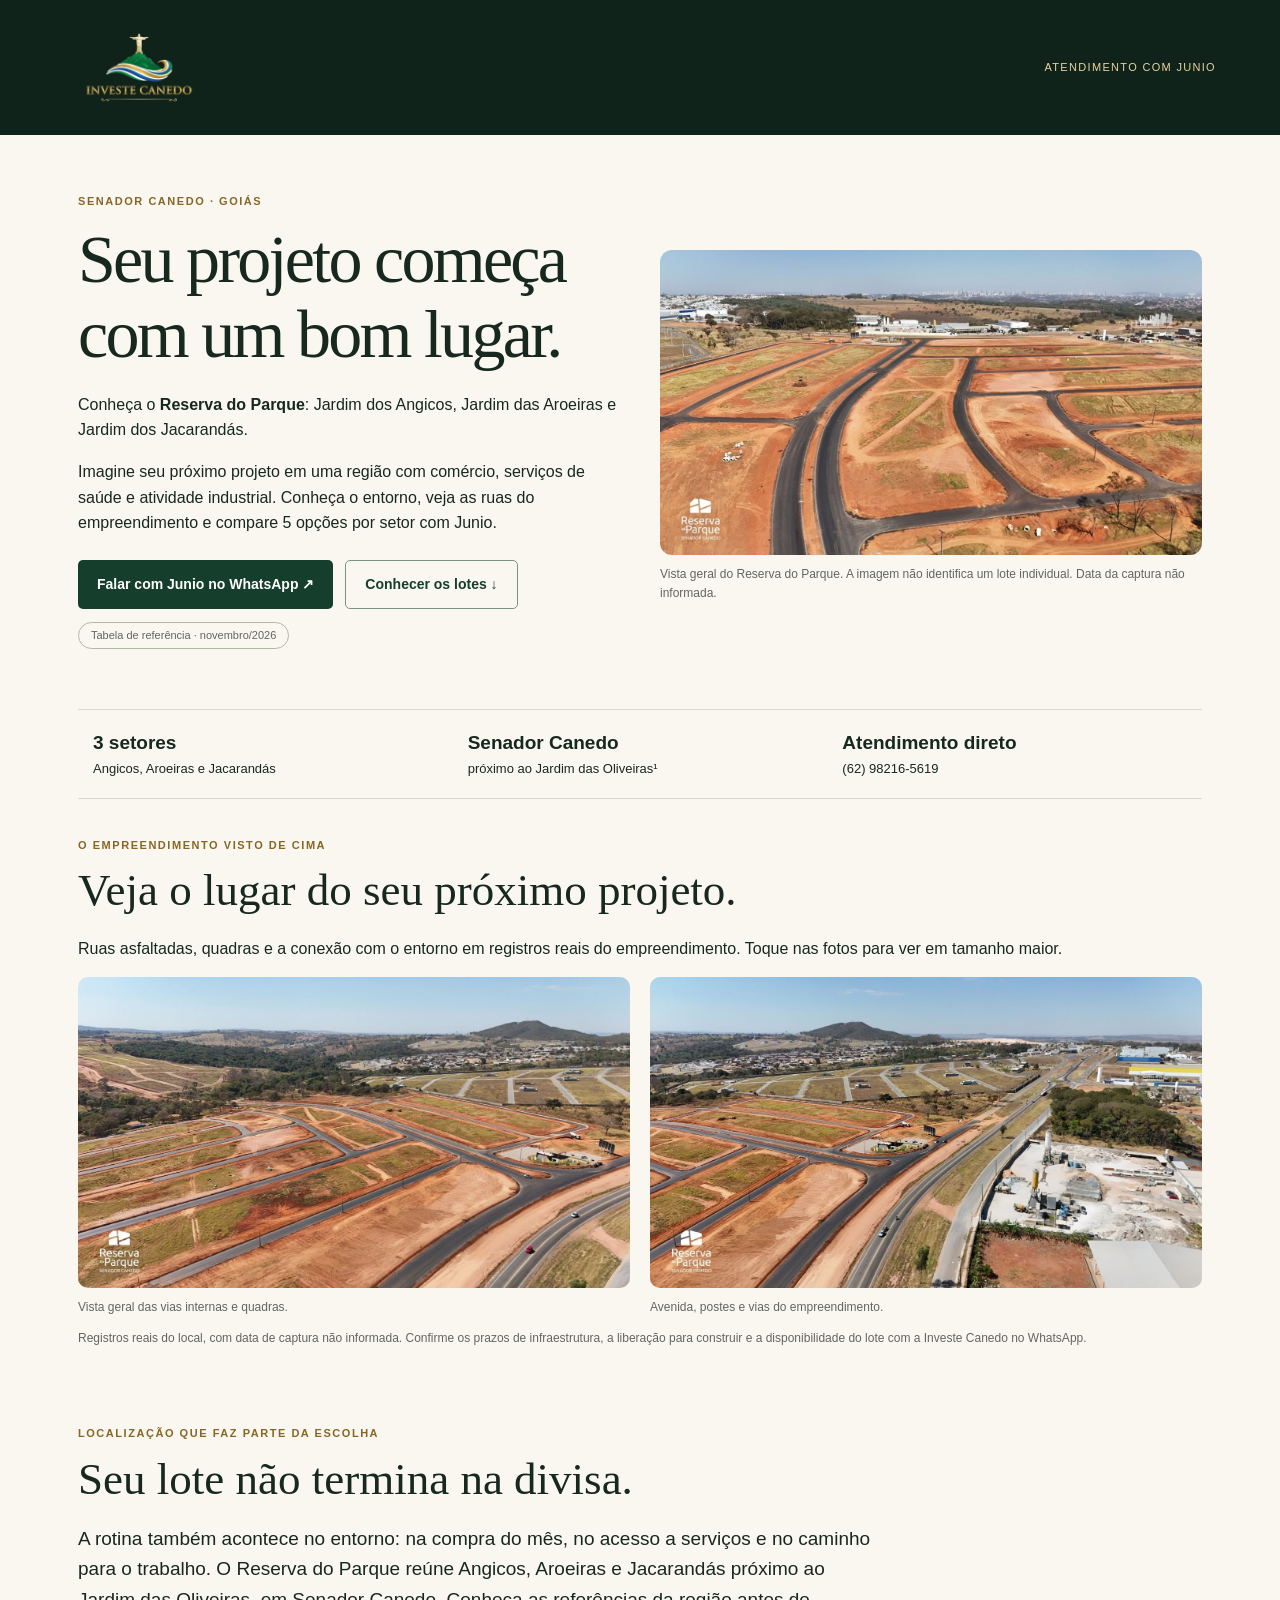
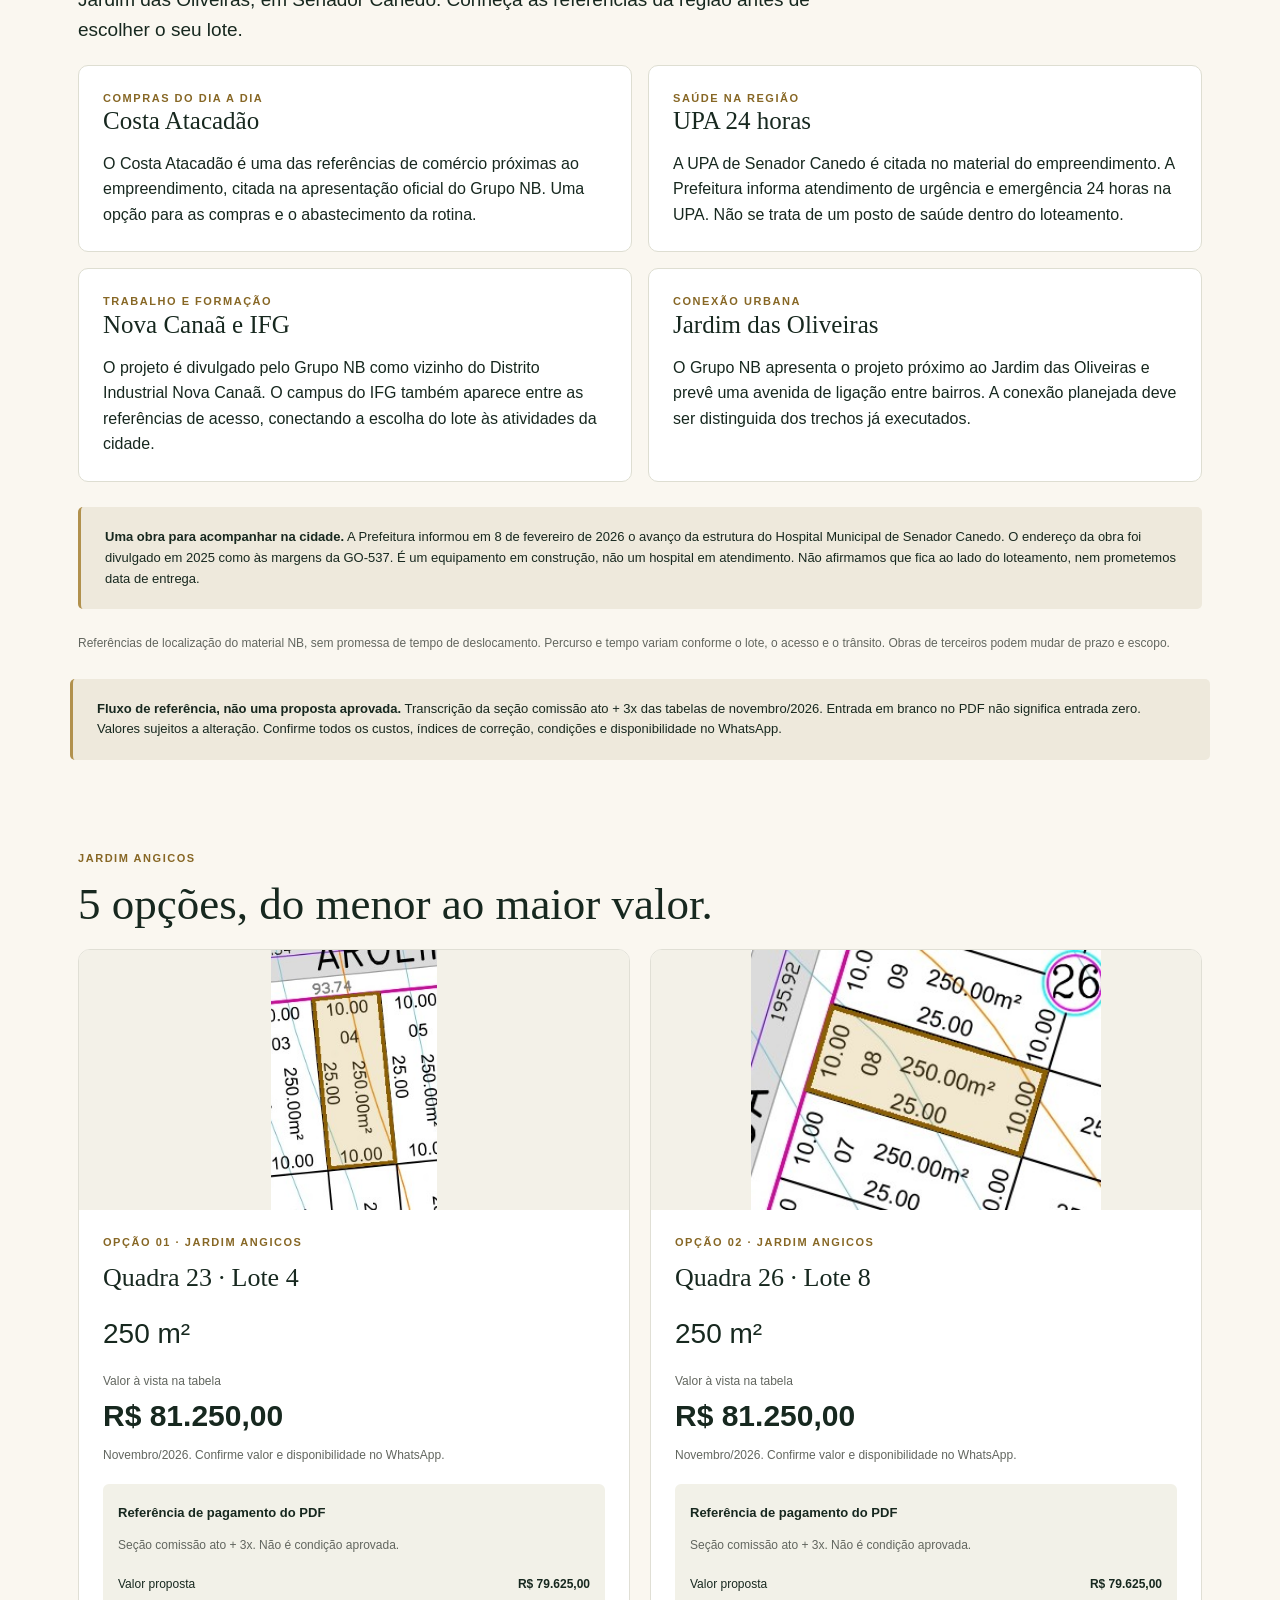
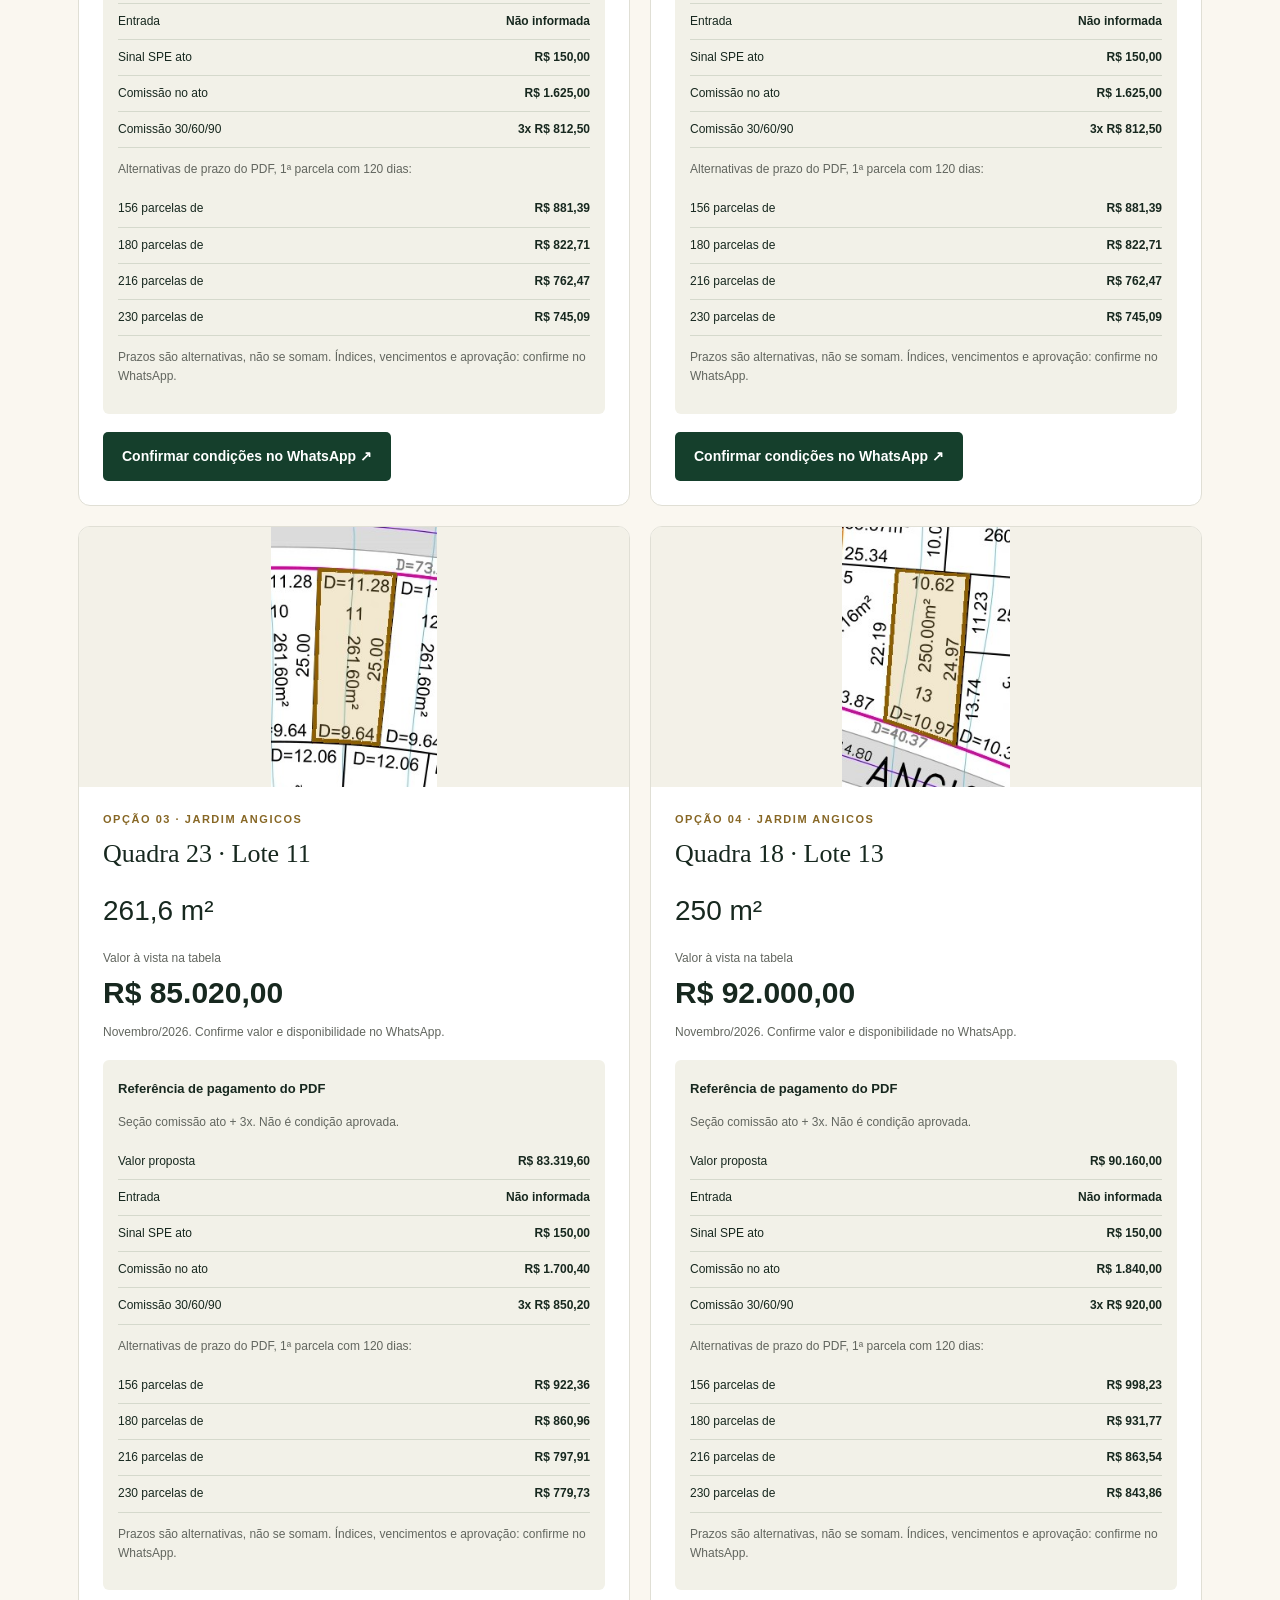
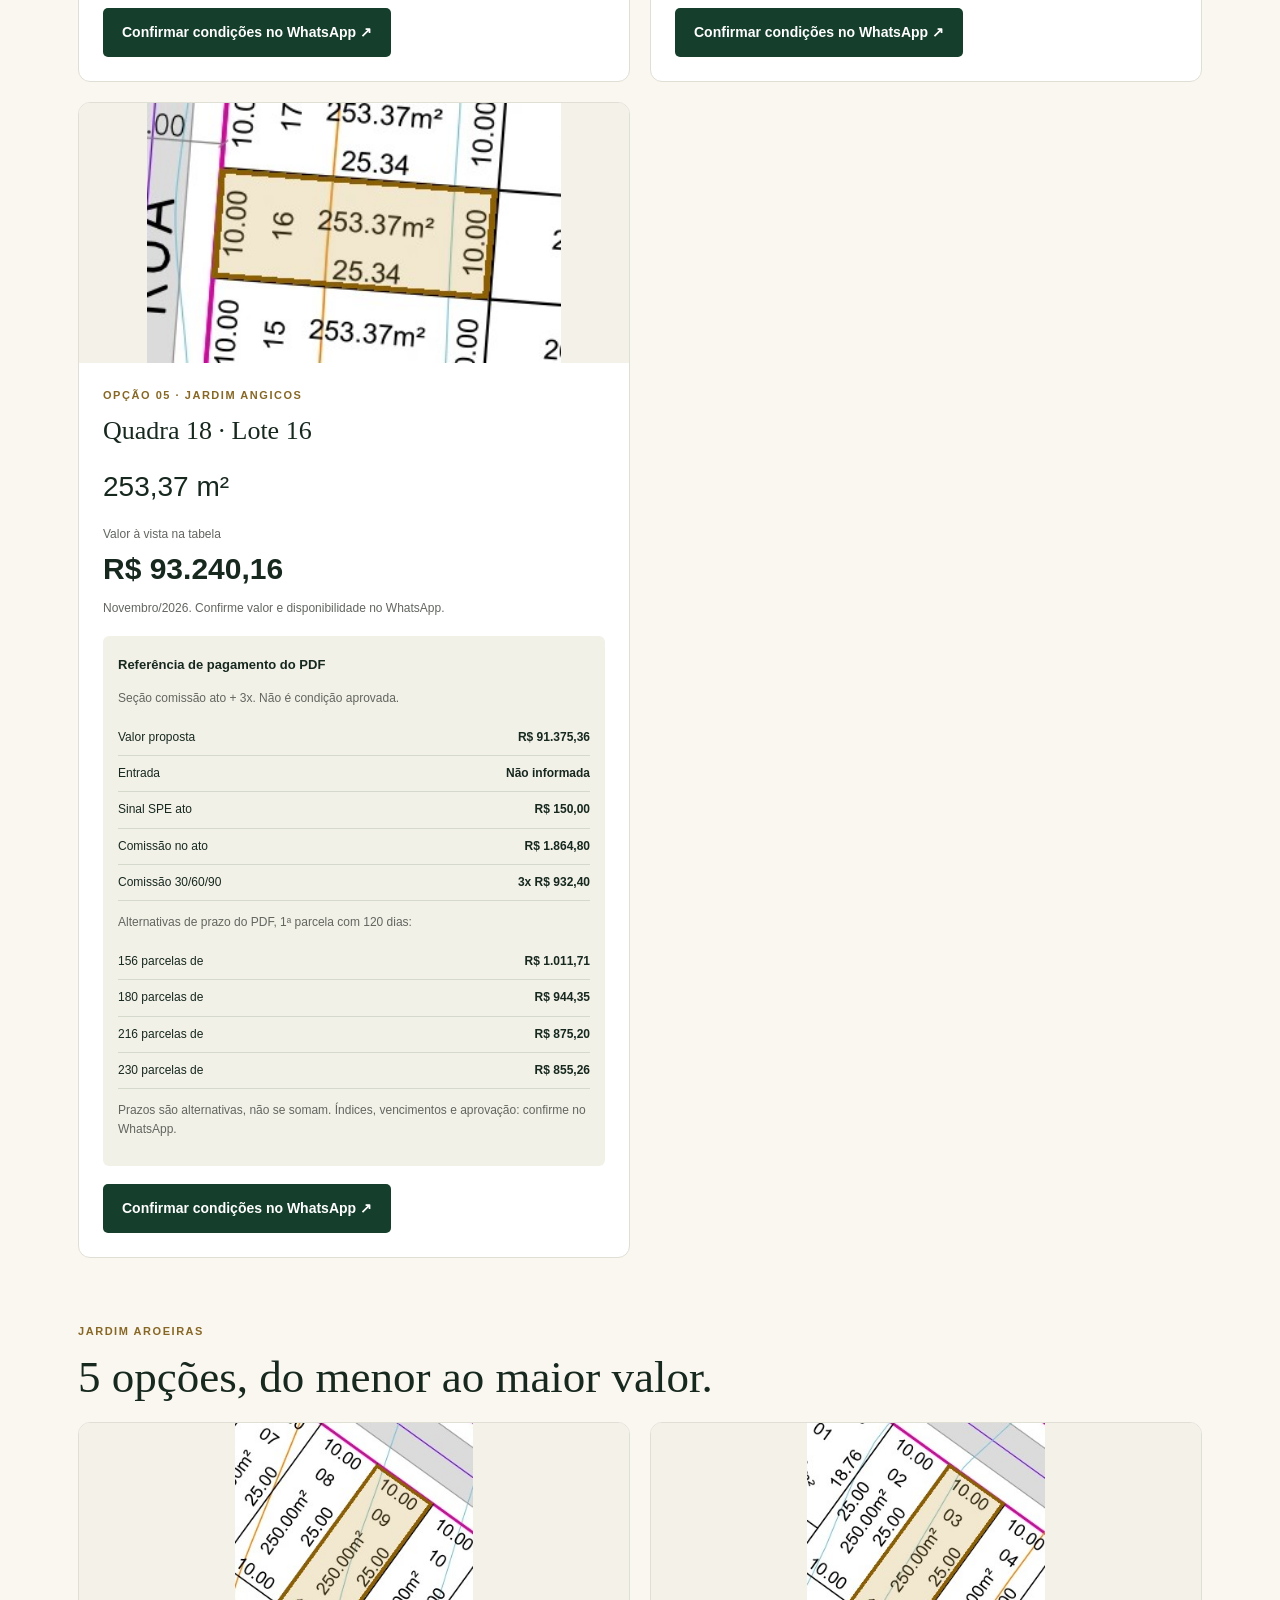
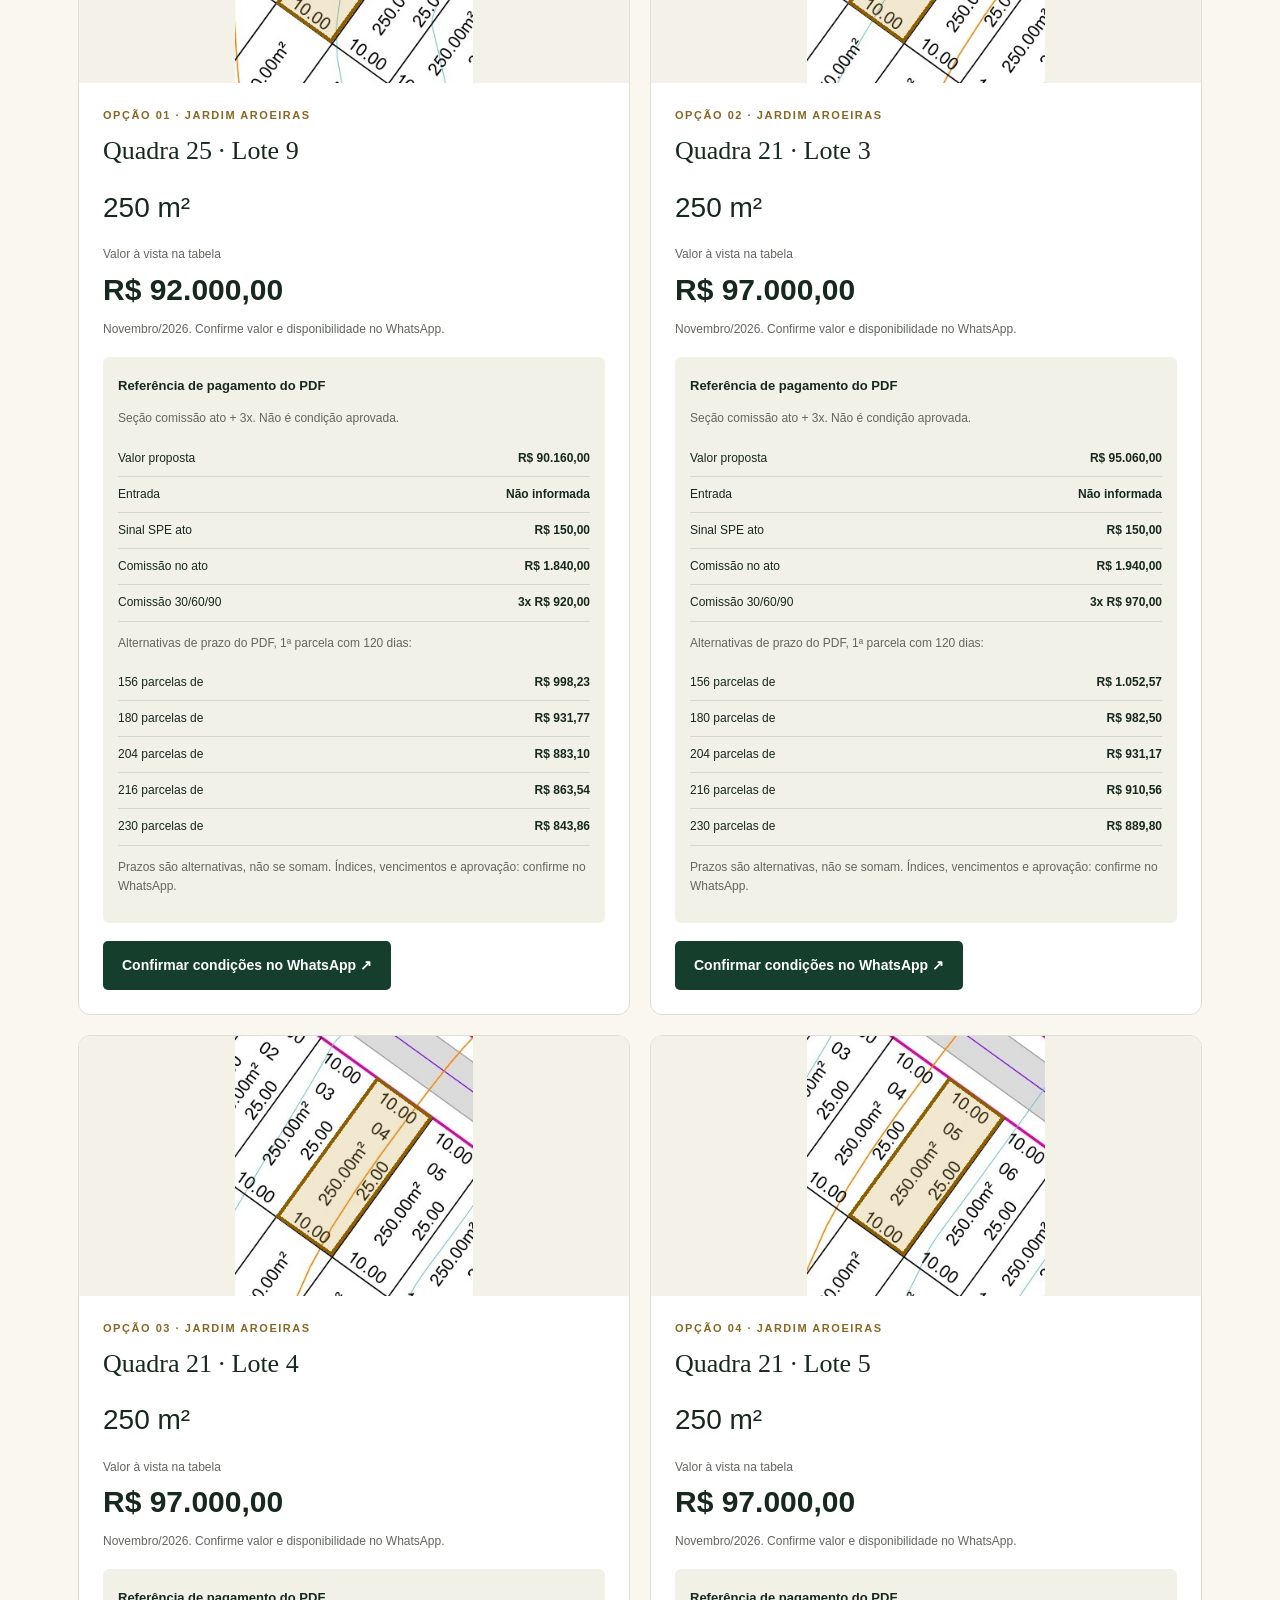
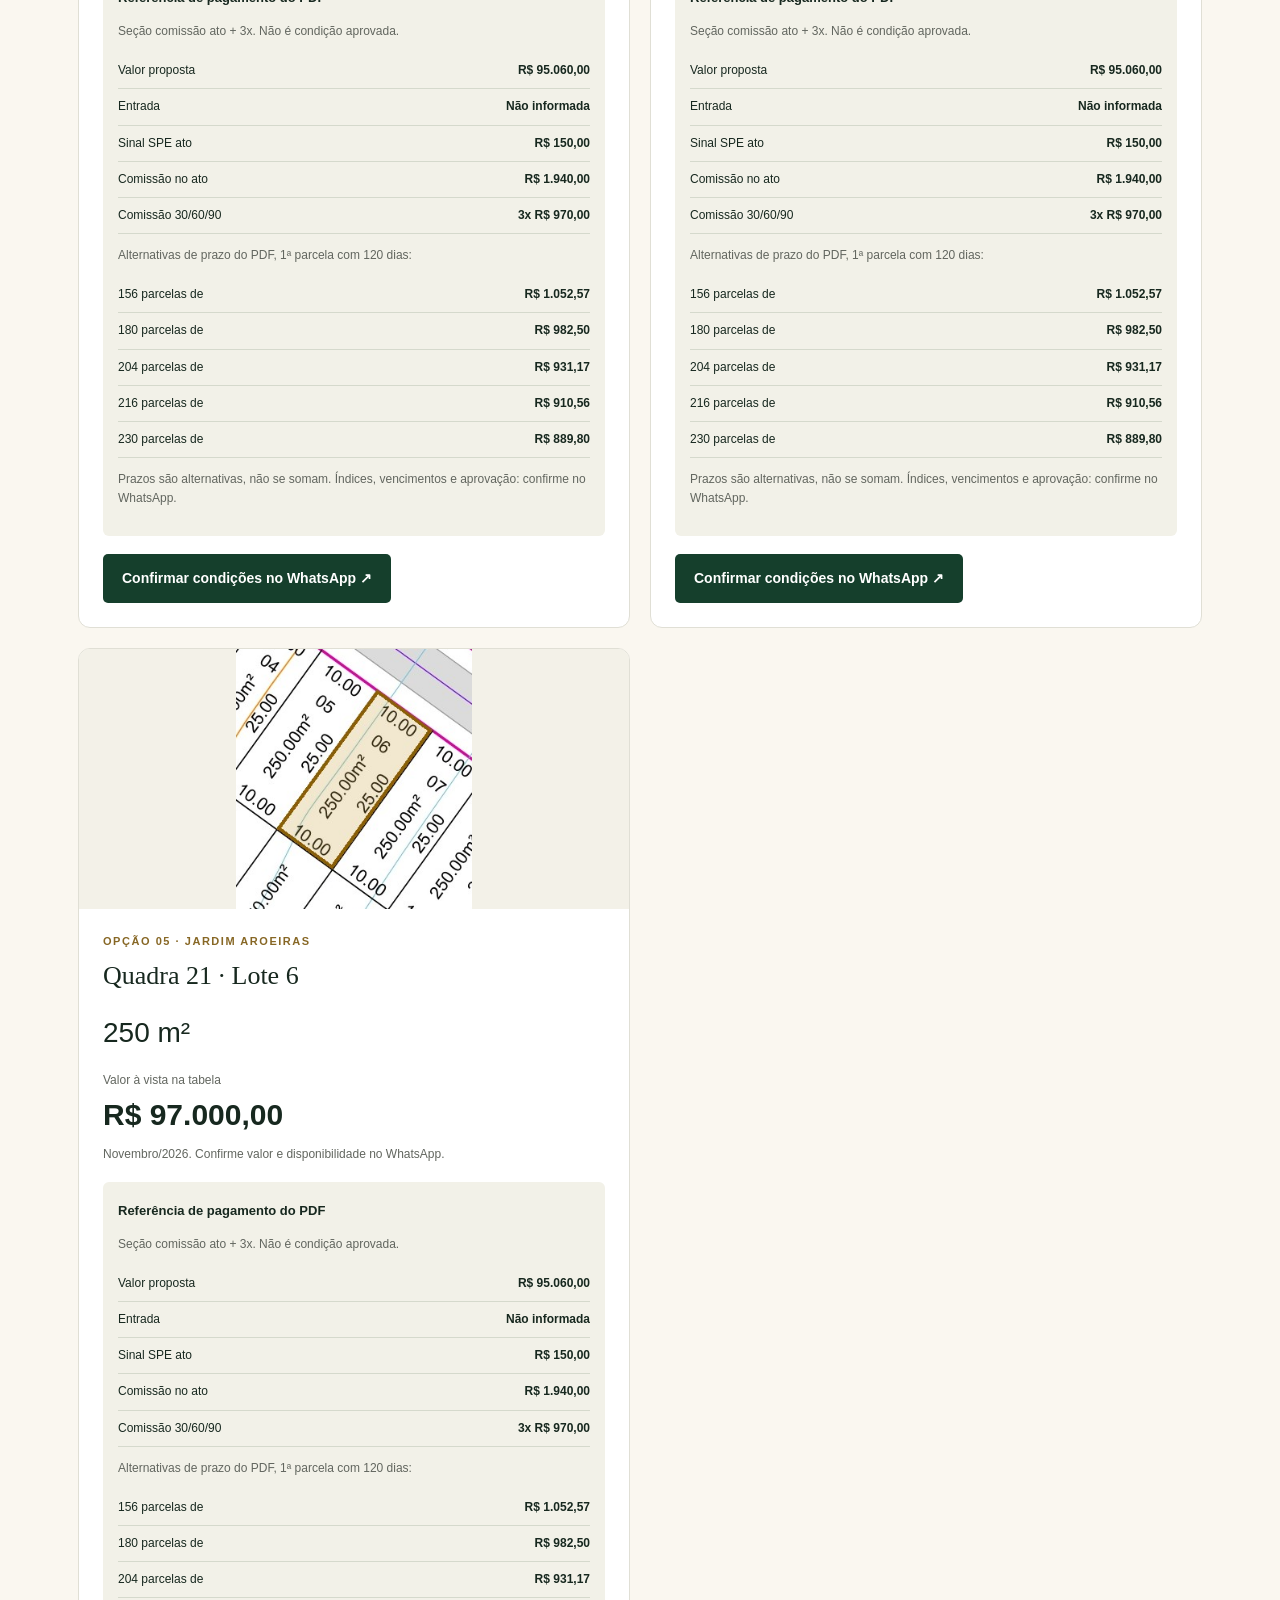
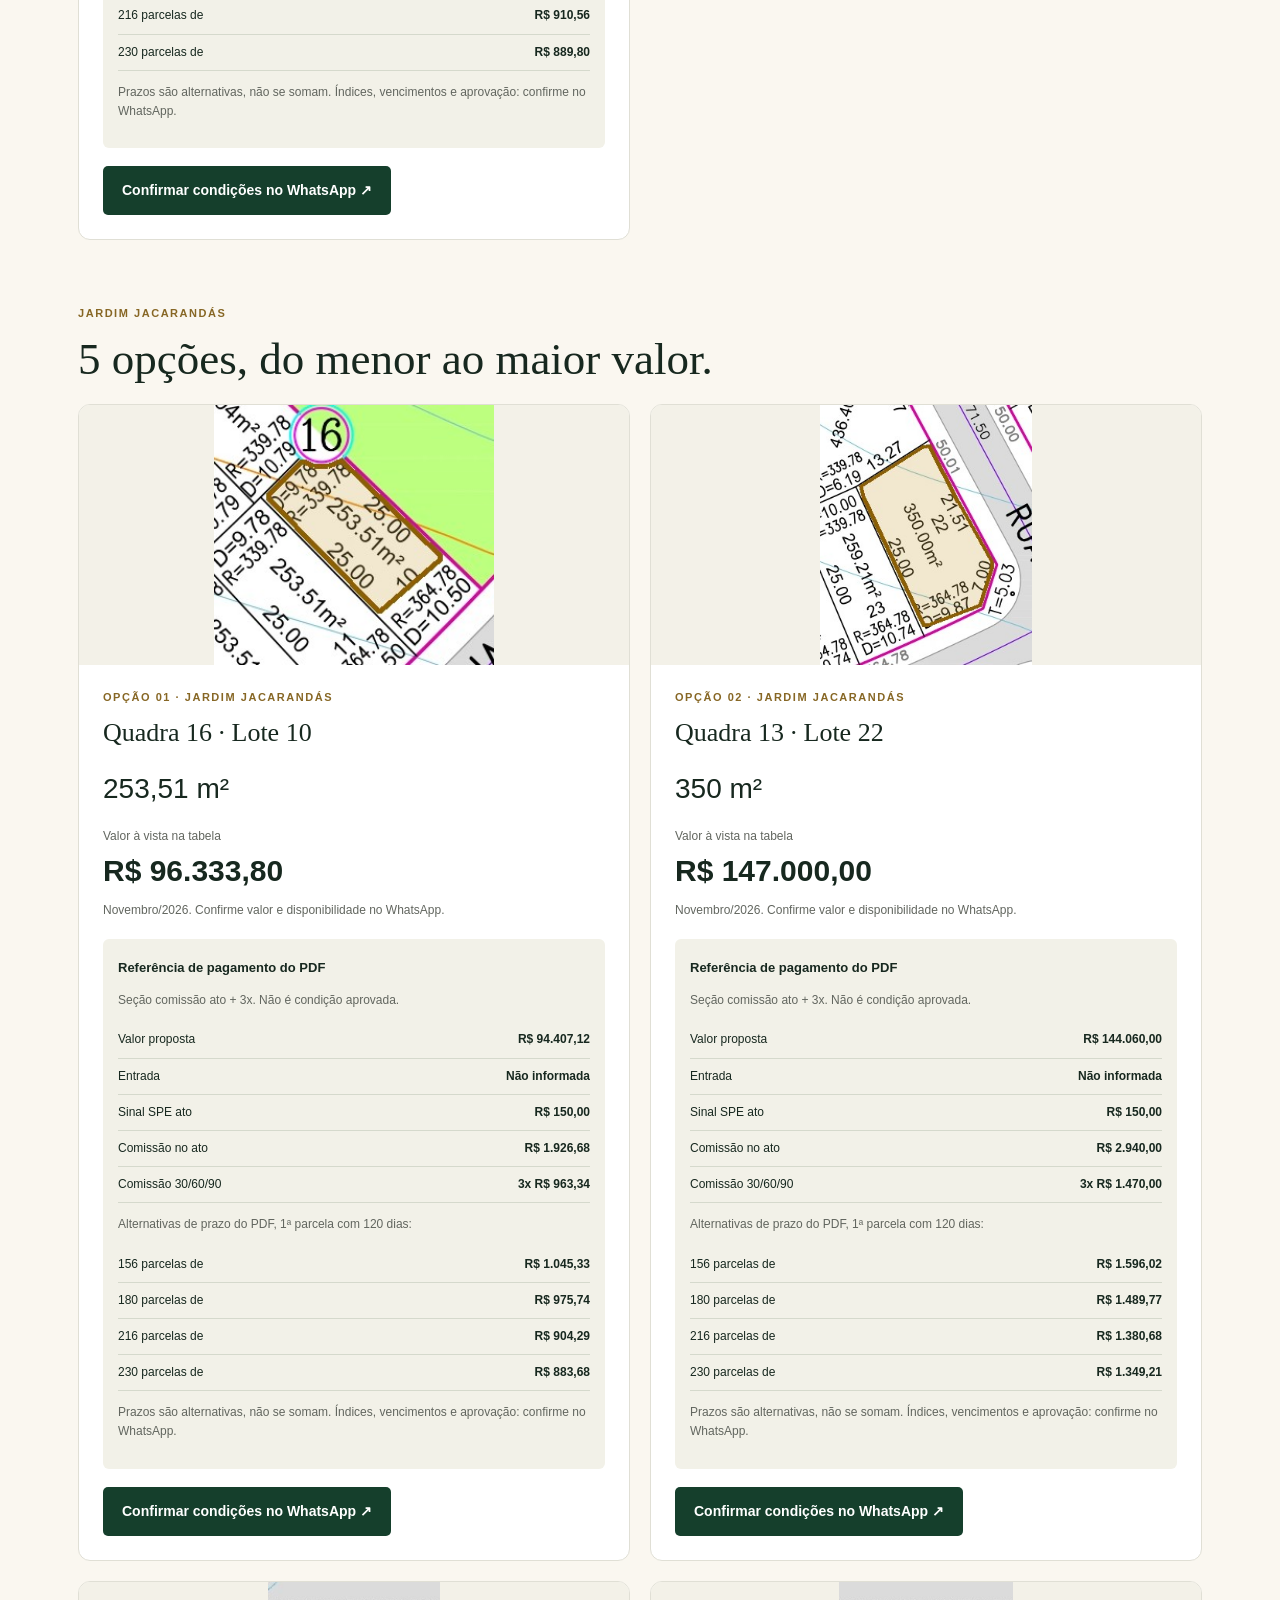
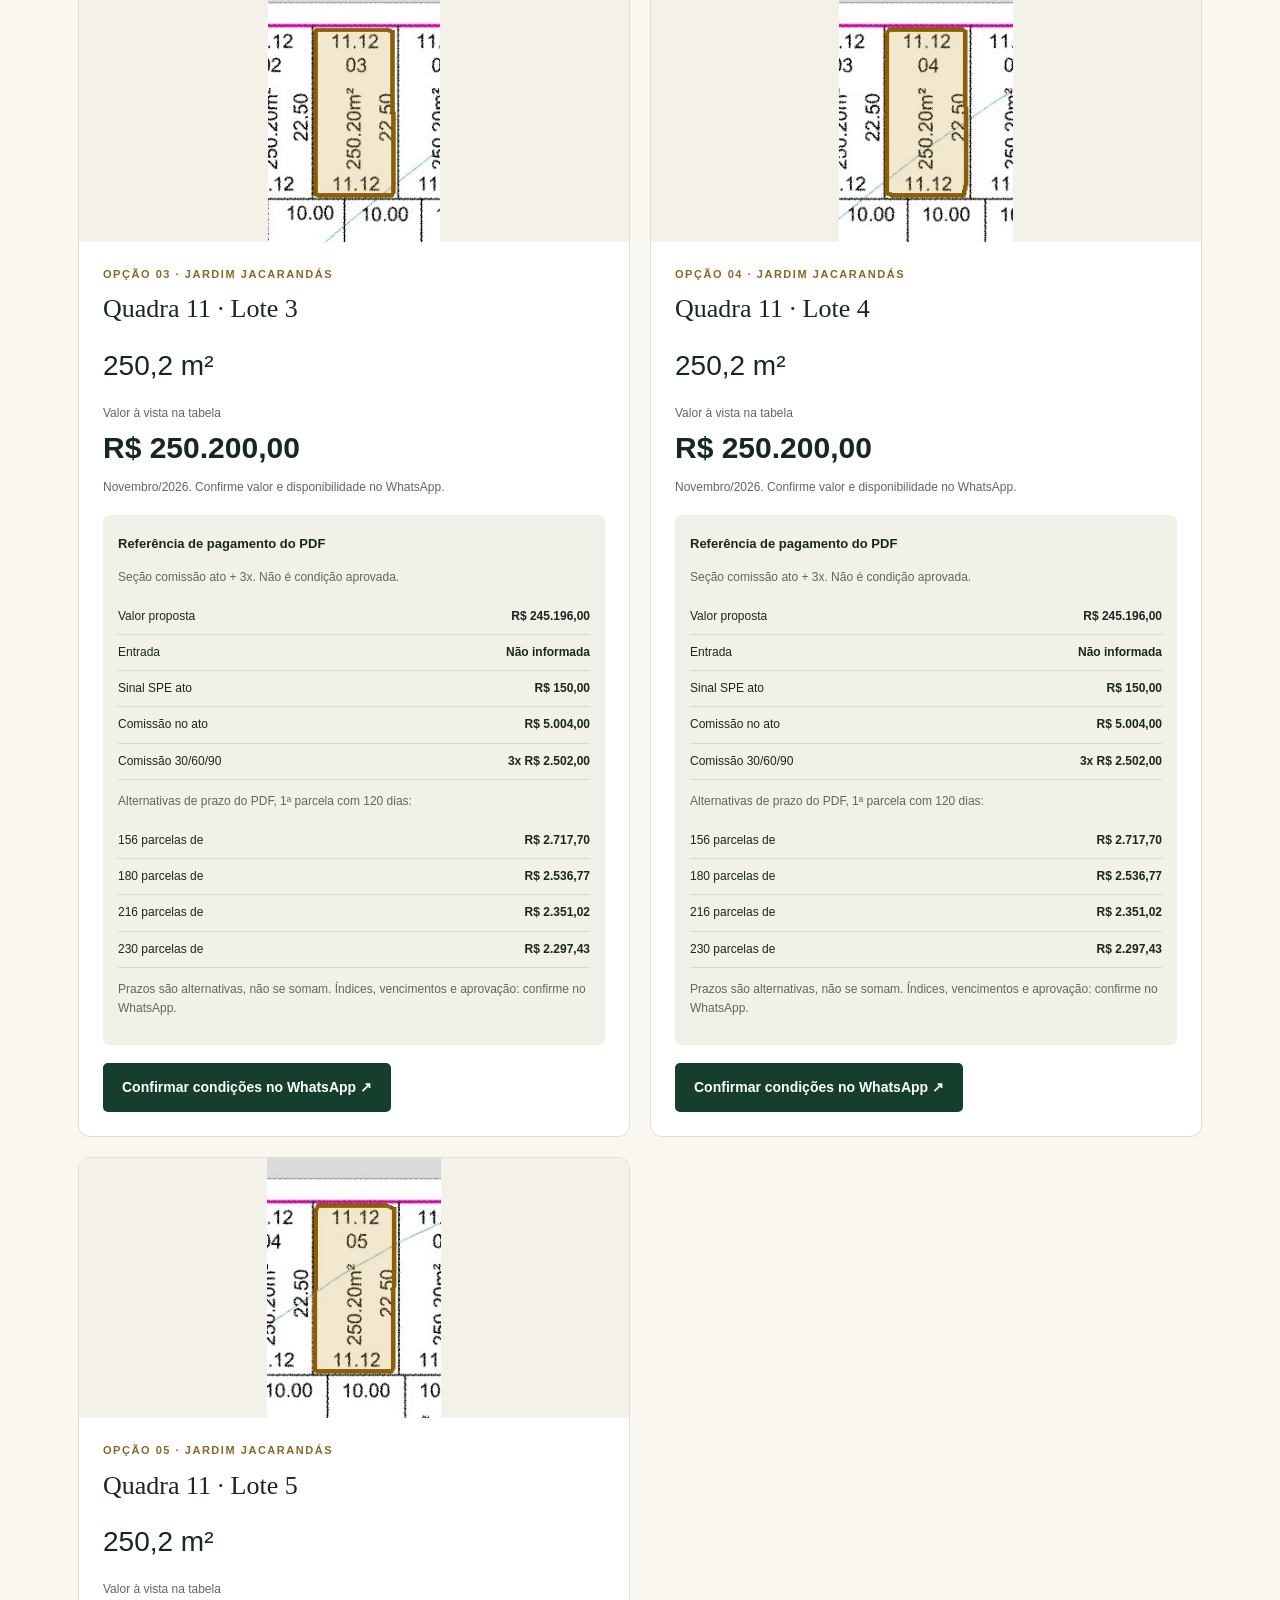
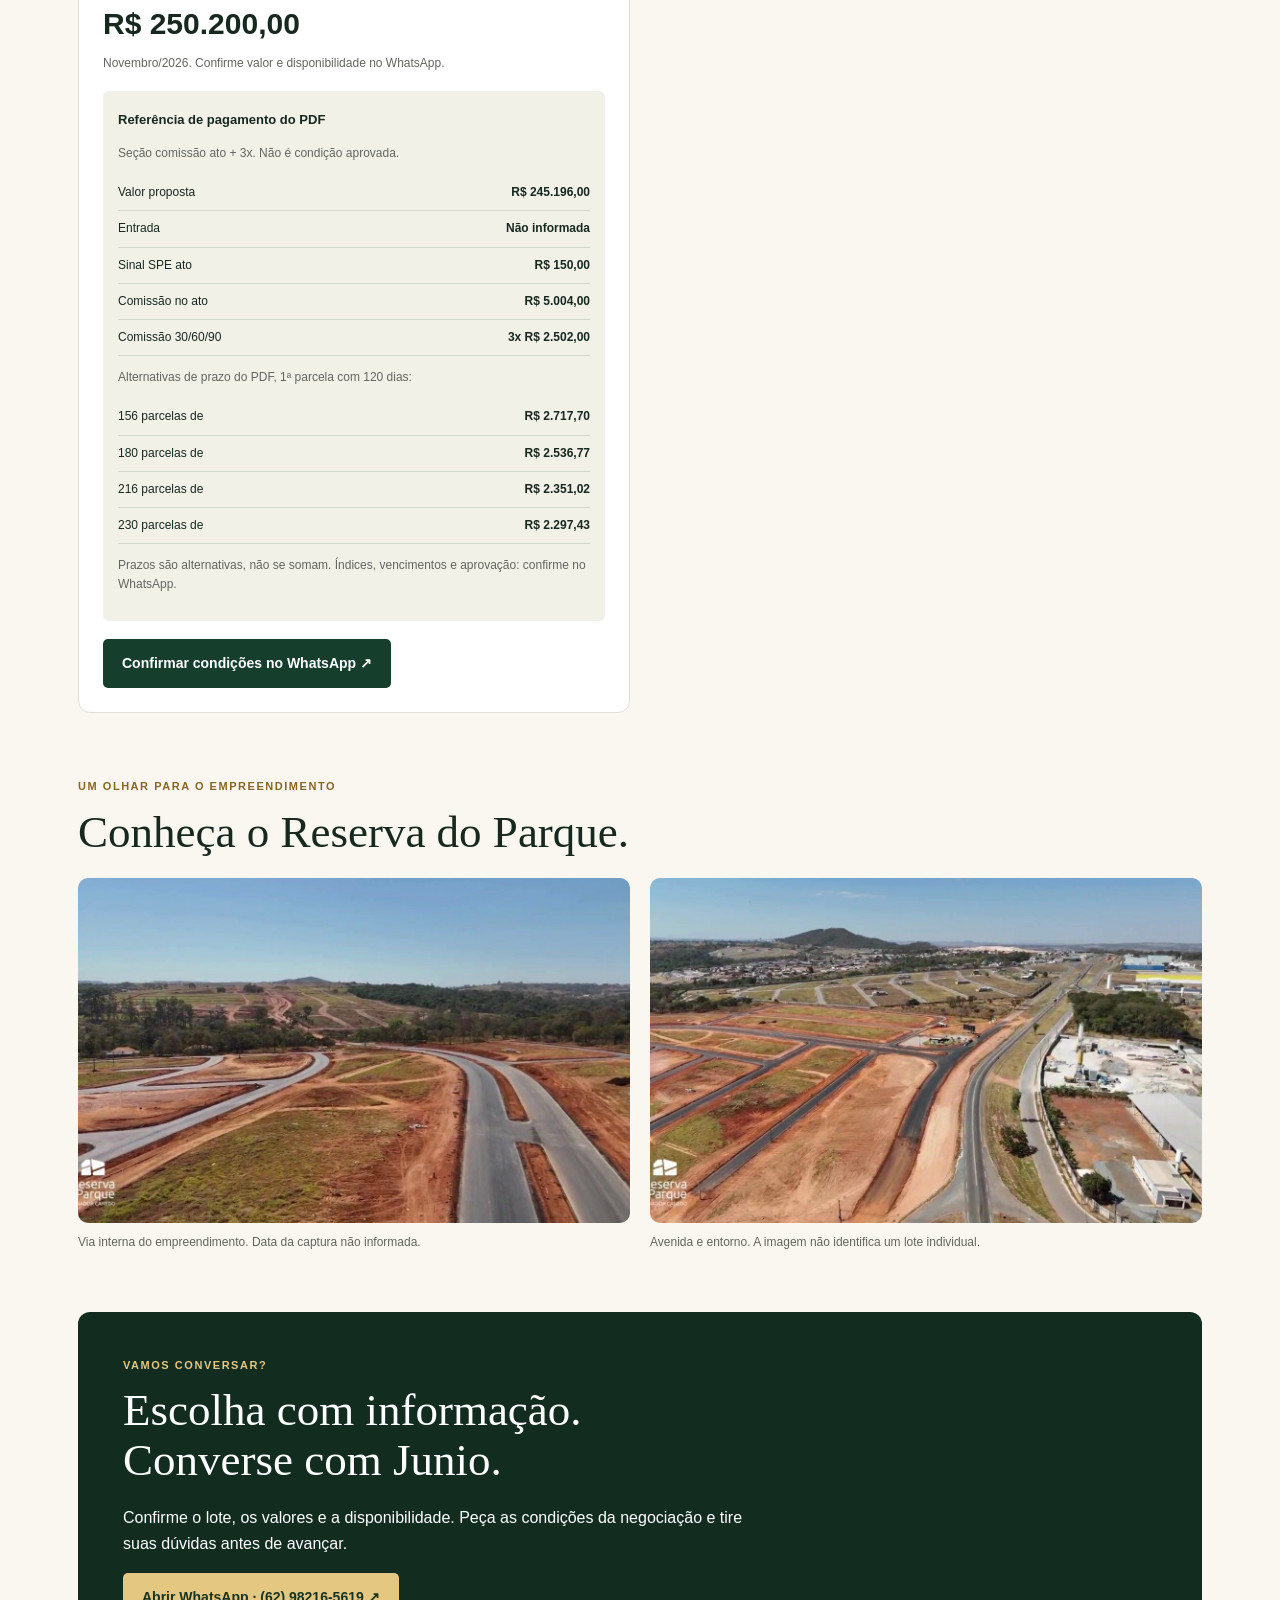
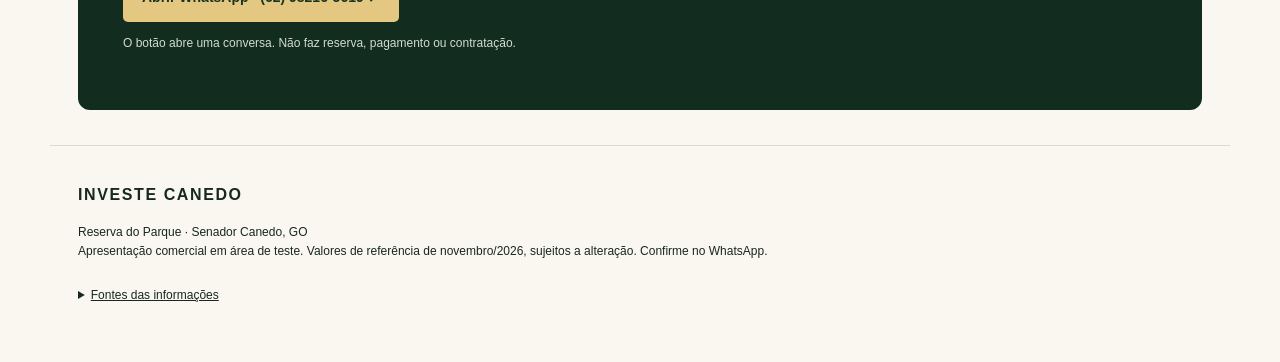
<file: reserva-do-parque/index.html>
<!DOCTYPE html>

<html lang="pt-BR"><head><meta charset="utf-8"/><meta content="width=device-width,initial-scale=1" name="viewport"/><meta content="noindex,nofollow" name="robots"/><title>Reserva do Parque | Investe Canedo</title><meta content="Conheça Angicos, Aroeiras e Jacarandás em Senador Canedo. Imagens, plantas e valores da tabela de novembro/2026. Fale com Junio." name="description"/><meta content="website" property="og:type"/><meta content="Reserva do Parque | Investe Canedo" property="og:title"/><meta content="Seu próximo lote em Senador Canedo. Conheça os três setores e fale com Junio no WhatsApp." property="og:description"/><meta content="https://juniogost.github.io/investe-canedo-vitrine-teste/reserva-do-parque/" property="og:url"/><meta content="https://juniogost.github.io/investe-canedo-vitrine-teste/reserva-do-parque/assets/previa-aereas.jpg" property="og:image"/><meta content="1200" property="og:image:width"/><meta content="630" property="og:image:height"/><meta content="summary_large_image" name="twitter:card"/><link href="https://juniogost.github.io/investe-canedo-vitrine-teste/reserva-do-parque/" rel="canonical"/><style>*{box-sizing:border-box}html{scroll-behavior:smooth}body{margin:0;background:#faf7f0;color:#17281f;font:16px/1.6 Arial,sans-serif}img{max-width:100%;display:block}a{color:inherit}header{background:#10231a;padding:17px 5%;display:flex;align-items:center;justify-content:space-between;color:#e7d2a0;gap:14px}header img{width:150px;height:auto}header span{font-size:11px;letter-spacing:.12em;text-transform:uppercase}main{max-width:1180px;margin:auto}.hero{display:grid;grid-template-columns:1fr 1fr;align-items:center;gap:40px;padding:58px 28px 30px}.eyebrow{text-transform:uppercase;letter-spacing:.14em;font-size:11px;font-weight:bold;color:#876725;margin:0 0 12px}h1,h2,h3{font-family:Georgia,serif;font-weight:normal;line-height:1.1;margin:0 0 20px}h1{font-size:clamp(40px,6vw,68px);letter-spacing:-.04em}h2{font-size:clamp(31px,4vw,45px)}h3{font-size:29px}.hero figure{margin:0}.hero img{width:100%;aspect-ratio:1.1;object-fit:cover;border-radius:160px 160px 10px 10px}figcaption,.micro{font-size:12px;line-height:1.6;color:#62665f}figcaption{margin-top:10px}.button{display:inline-flex;align-items:center;justify-content:center;min-height:49px;padding:12px 19px;background:#153f2c;color:white;text-decoration:none;border-radius:5px;font-size:14px;font-weight:bold;text-align:center;line-height:1.5;max-width:100%;overflow-wrap:anywhere}.button:hover{background:#225c40}.ghost{background:transparent;color:#153f2c;border:1px solid #7c947f}.actions{display:flex;flex-wrap:wrap;gap:12px;margin:24px 0}.strip{display:flex;gap:0;margin:18px 28px 0;border-top:1px solid #d8d8cc;border-bottom:1px solid #d8d8cc}.strip p{flex:1;padding:18px 15px;margin:0;font-size:13px}.strip b{display:block;font-size:19px}.section{padding:65px 28px 0}.intro{max-width:730px}.cards{display:grid;grid-template-columns:repeat(3,1fr);gap:20px}.lot-card{background:white;border:1px solid #e0dfd5;border-radius:12px;overflow:hidden}.lot-card>img{width:100%;height:260px;object-fit:contain;background:#f3f1e8}.lot-body{padding:24px}.lot-body h3{font-size:26px}.area{font-size:28px;margin:15px 0}.price-label{font-size:12px;margin:0;color:#62665f}.price{font-size:30px;line-height:1.1;margin:8px 0 14px;font-weight:bold}.note{padding:20px 24px;background:#eee9dc;border-left:3px solid #b1914d;border-radius:5px;font-size:13px;margin:25px 0}.gallery{display:grid;grid-template-columns:1fr 1fr;gap:20px}.gallery figure{margin:0}.gallery img{aspect-ratio:16/10;width:100%;object-fit:cover;border-radius:10px}.controls{display:flex;gap:16px;flex-wrap:wrap;margin:25px 0}.controls label{flex:1;font-size:13px;min-width:130px}select,input{display:block;width:100%;padding:13px;margin-top:7px;background:white;border:1px solid #bfc6bb;border-radius:5px;color:#17281f;font-size:16px}.results{display:grid;grid-template-columns:repeat(3,1fr);gap:14px}.result{border:1px solid #d6dacf;border-radius:8px;padding:20px;background:white}.result h3{font-size:22px;margin:6px 0}.result .price{font-size:24px}.result a{font-size:13px}.result img{width:100%;height:170px;object-fit:contain}.details{margin-top:18px}summary{cursor:pointer;padding:12px 0;text-decoration:underline}.contact{margin:60px 28px 35px;padding:45px;background:#122d20;color:white;border-radius:12px}.contact .button{background:#e4c780;color:#163421}.contact p{max-width:650px}.contact .micro{color:#d2dccf}footer{padding:20px 28px 45px;font-size:12px;border-top:1px solid #d6dacf}footer a{display:inline-block;margin:4px 16px 4px 0}.badge{display:inline-block;border:1px solid #b3b7a8;border-radius:20px;padding:4px 12px;font-size:11px;color:#62665f}.count{font-size:13px;color:#62665f}.footerbrand{font-size:16px;letter-spacing:.1em;font-weight:bold}.empty{padding:20px}@media(max-width:760px){.hero{grid-template-columns:1fr;gap:25px;padding:32px 20px 20px}.hero img{aspect-ratio:1.4;border-radius:90px 90px 8px 8px}.hero p{font-size:15px}.hero figure{order:2}.strip{margin:15px 20px 0;flex-direction:column}.strip p{padding:12px 0;border-bottom:1px solid #d8d8cc}.strip p:last-child{border:0}.strip b{display:inline;font-size:17px;margin-right:5px}.section{padding:45px 20px 0}.cards,.results{grid-template-columns:1fr}.lot-card>img{height:300px}.gallery{grid-template-columns:1fr}.lot-body{padding:23px}.contact{margin:45px 20px 25px;padding:28px 22px}.controls{gap:12px}.controls label{min-width:100%}header{padding:14px 20px}header img{width:130px}header span{font-size:9px;max-width:100px;text-align:right}footer{padding:20px 20px 35px}.actions .button{width:100%}}.payment{background:#f2f1e8;padding:15px;border-radius:6px;margin:18px 0}.payrow{display:flex;justify-content:space-between;gap:10px;border-bottom:1px solid #d5d9cc;padding:8px 0;font-size:12px}.payrow b{text-align:right;min-width:95px}.payment> b{font-size:13px}@media(min-width:761px){.cards{grid-template-columns:repeat(2,1fr)}}.hero .actions{margin-bottom:12px}</style><style>.hero img{aspect-ratio:auto;border-radius:12px;object-fit:contain}.region-grid{display:grid;grid-template-columns:1fr 1fr;gap:16px}.region-item{background:#fff;border:1px solid #deded2;border-radius:10px;padding:24px}.region-item h3{font-size:25px;margin-bottom:12px}.region-item p{margin-bottom:0}.photo-intro img{aspect-ratio:auto;object-fit:contain}.photo-intro{padding-top:38px}.region-lead{font-size:19px;max-width:800px}.region-item a{font-size:12px}.hero .badge{margin-bottom:12px}@media(max-width:760px){.region-grid{grid-template-columns:1fr}.region-lead{font-size:17px}.hero img{aspect-ratio:auto;border-radius:10px}}</style></head><body><header><img alt="Investe Canedo" src="../assets/logo-investe-canedo-Dipdh3-9.png"/><span>Atendimento com Junio</span></header><main><section class="hero"><div><p class="eyebrow">Senador Canedo · Goiás</p><h1>Seu projeto começa<br/>com um bom lugar.</h1><p>Conheça o <b>Reserva do Parque</b>: Jardim dos Angicos, Jardim das Aroeiras e Jardim dos Jacarandás.</p><p>Imagine seu próximo projeto em uma região com comércio, serviços de saúde e atividade industrial. Conheça o entorno, veja as ruas do empreendimento e compare 5 opções por setor com Junio.</p><div class="actions"><a class="button" href="https://wa.me/5562982165619?text=Ol%C3%A1%2C+Junio.+Quero+saber+mais+sobre+os+lotes+do+Reserva+do+Parque+em+Senador+Canedo+e+confirmar+valores+e+disponibilidade." rel="noopener" target="_blank">Falar com Junio no WhatsApp ↗</a><a class="button ghost" href="#lotes">Conhecer os lotes ↓</a></div><span class="badge">Tabela de referência · novembro/2026</span></div><figure><img alt="Vista aérea do Reserva do Parque com ruas internas asfaltadas e quadras demarcadas" src="assets/aerea-junio-1.jpg"/><figcaption>Vista geral do Reserva do Parque. A imagem não identifica um lote individual. Data da captura não informada.</figcaption></figure></section><div class="strip"><p><b>3 setores</b> Angicos, Aroeiras e Jacarandás</p><p><b>Senador Canedo</b> próximo ao Jardim das Oliveiras¹</p><p><b>Atendimento direto</b> (62) 98216-5619</p></div><section class="section photo-intro" id="imagens"><p class="eyebrow">O empreendimento visto de cima</p><h2>Veja o lugar do seu próximo projeto.</h2><p>Ruas asfaltadas, quadras e a conexão com o entorno em registros reais do empreendimento. Toque nas fotos para ver em tamanho maior.</p><div class="gallery"><figure><a href="assets/aerea-junio-2.jpg" rel="noopener" target="_blank"><img alt="Vista aérea ampla de ruas asfaltadas, quadras e vegetação no entorno do Reserva do Parque" src="assets/aerea-junio-2.jpg"/></a><figcaption>Vista geral das vias internas e quadras.</figcaption></figure><figure><a href="assets/aerea-junio-3.jpg" rel="noopener" target="_blank"><img alt="Avenida com postes ao lado das vias internas asfaltadas do Reserva do Parque" src="assets/aerea-junio-3.jpg"/></a><figcaption>Avenida, postes e vias do empreendimento.</figcaption></figure></div><p class="micro">Registros reais do local, com data de captura não informada. Confirme os prazos de infraestrutura, a liberação para construir e a disponibilidade do lote com a Investe Canedo no WhatsApp.</p></section>
<section class="section" id="entorno"><p class="eyebrow">Localização que faz parte da escolha</p><h2>Seu lote não termina na divisa.</h2><p class="region-lead">A rotina também acontece no entorno: na compra do mês, no acesso a serviços e no caminho para o trabalho. O Reserva do Parque reúne Angicos, Aroeiras e Jacarandás próximo ao Jardim das Oliveiras, em Senador Canedo. Conheça as referências da região antes de escolher o seu lote.</p><div class="region-grid"><article class="region-item"><p class="eyebrow">Compras do dia a dia</p><h3>Costa Atacadão</h3><p>O Costa Atacadão é uma das referências de comércio próximas ao empreendimento, citada na apresentação oficial do Grupo NB. Uma opção para as compras e o abastecimento da rotina.</p></article><article class="region-item"><p class="eyebrow">Saúde na região</p><h3>UPA 24 horas</h3><p>A UPA de Senador Canedo é citada no material do empreendimento. A Prefeitura informa atendimento de urgência e emergência 24 horas na UPA. Não se trata de um posto de saúde dentro do loteamento.</p></article><article class="region-item"><p class="eyebrow">Trabalho e formação</p><h3>Nova Canaã e IFG</h3><p>O projeto é divulgado pelo Grupo NB como vizinho do Distrito Industrial Nova Canaã. O campus do IFG também aparece entre as referências de acesso, conectando a escolha do lote às atividades da cidade.</p></article><article class="region-item"><p class="eyebrow">Conexão urbana</p><h3>Jardim das Oliveiras</h3><p>O Grupo NB apresenta o projeto próximo ao Jardim das Oliveiras e prevê uma avenida de ligação entre bairros. A conexão planejada deve ser distinguida dos trechos já executados.</p></article></div><div class="note"><b>Uma obra para acompanhar na cidade.</b> A Prefeitura informou em 8 de fevereiro de 2026 o avanço da estrutura do Hospital Municipal de Senador Canedo. O endereço da obra foi divulgado em 2025 como às margens da GO-537. É um equipamento em construção, não um hospital em atendimento. Não afirmamos que fica ao lado do loteamento, nem prometemos data de entrega.</div><p class="micro">Referências de localização do material NB, sem promessa de tempo de deslocamento. Percurso e tempo variam conforme o lote, o acesso e o trânsito. Obras de terceiros podem mudar de prazo e escopo.</p></section><div id="lotes"></div><div class="note" style="margin:25px 20px"><b>Fluxo de referência, não uma proposta aprovada.</b> Transcrição da seção comissão ato + 3x das tabelas de novembro/2026. Entrada em branco no PDF não significa entrada zero. Valores sujeitos a alteração. Confirme todos os custos, índices de correção, condições e disponibilidade no WhatsApp.</div><section class="section" id="angicos"><p class="eyebrow">Jardim Angicos</p><h2>5 opções, do menor ao maior valor.</h2><div class="cards"><article class="lot-card"><img alt="Planta com destaque no lote 4 da quadra 23, Jardim Angicos" src="assets/angicos-23-4.jpg"/><div class="lot-body"><p class="eyebrow">Opção 01 · Jardim Angicos</p><h3>Quadra 23 · Lote 4</h3><p class="area">250 m²</p><p class="price-label">Valor à vista na tabela</p><p class="price">R$ 81.250,00</p><p class="micro">Novembro/2026. Confirme valor e disponibilidade no WhatsApp.</p><div class="payment"><b>Referência de pagamento do PDF</b><p class="micro">Seção comissão ato + 3x. Não é condição aprovada.</p><div class="payrow"><span>Valor proposta</span><b>R$ 79.625,00</b></div><div class="payrow"><span>Entrada</span><b>Não informada</b></div><div class="payrow"><span>Sinal SPE ato</span><b>R$ 150,00</b></div><div class="payrow"><span>Comissão no ato</span><b>R$ 1.625,00</b></div><div class="payrow"><span>Comissão 30/60/90</span><b>3x R$ 812,50</b></div><p class="micro">Alternativas de prazo do PDF, 1ª parcela com 120 dias:</p><div class="payrow"><span>156 parcelas de</span><b>R$ 881,39</b></div><div class="payrow"><span>180 parcelas de</span><b>R$ 822,71</b></div><div class="payrow"><span>216 parcelas de</span><b>R$ 762,47</b></div><div class="payrow"><span>230 parcelas de</span><b>R$ 745,09</b></div><p class="micro">Prazos são alternativas, não se somam. Índices, vencimentos e aprovação: confirme no WhatsApp.</p></div><a class="button" href="https://wa.me/5562982165619?text=Ol%C3%A1%2C+Junio.+Quero+saber+mais+sobre+os+lotes+do+Reserva+do+Parque+em+Senador+Canedo+e+confirmar+valores+e+disponibilidade." rel="noopener" target="_blank">Confirmar condições no WhatsApp ↗</a></div></article><article class="lot-card"><img alt="Planta com destaque no lote 8 da quadra 26, Jardim Angicos" src="assets/angicos-26-8.jpg"/><div class="lot-body"><p class="eyebrow">Opção 02 · Jardim Angicos</p><h3>Quadra 26 · Lote 8</h3><p class="area">250 m²</p><p class="price-label">Valor à vista na tabela</p><p class="price">R$ 81.250,00</p><p class="micro">Novembro/2026. Confirme valor e disponibilidade no WhatsApp.</p><div class="payment"><b>Referência de pagamento do PDF</b><p class="micro">Seção comissão ato + 3x. Não é condição aprovada.</p><div class="payrow"><span>Valor proposta</span><b>R$ 79.625,00</b></div><div class="payrow"><span>Entrada</span><b>Não informada</b></div><div class="payrow"><span>Sinal SPE ato</span><b>R$ 150,00</b></div><div class="payrow"><span>Comissão no ato</span><b>R$ 1.625,00</b></div><div class="payrow"><span>Comissão 30/60/90</span><b>3x R$ 812,50</b></div><p class="micro">Alternativas de prazo do PDF, 1ª parcela com 120 dias:</p><div class="payrow"><span>156 parcelas de</span><b>R$ 881,39</b></div><div class="payrow"><span>180 parcelas de</span><b>R$ 822,71</b></div><div class="payrow"><span>216 parcelas de</span><b>R$ 762,47</b></div><div class="payrow"><span>230 parcelas de</span><b>R$ 745,09</b></div><p class="micro">Prazos são alternativas, não se somam. Índices, vencimentos e aprovação: confirme no WhatsApp.</p></div><a class="button" href="https://wa.me/5562982165619?text=Ol%C3%A1%2C+Junio.+Quero+saber+mais+sobre+os+lotes+do+Reserva+do+Parque+em+Senador+Canedo+e+confirmar+valores+e+disponibilidade." rel="noopener" target="_blank">Confirmar condições no WhatsApp ↗</a></div></article><article class="lot-card"><img alt="Planta com destaque no lote 11 da quadra 23, Jardim Angicos" src="assets/angicos-23-11.jpg"/><div class="lot-body"><p class="eyebrow">Opção 03 · Jardim Angicos</p><h3>Quadra 23 · Lote 11</h3><p class="area">261,6 m²</p><p class="price-label">Valor à vista na tabela</p><p class="price">R$ 85.020,00</p><p class="micro">Novembro/2026. Confirme valor e disponibilidade no WhatsApp.</p><div class="payment"><b>Referência de pagamento do PDF</b><p class="micro">Seção comissão ato + 3x. Não é condição aprovada.</p><div class="payrow"><span>Valor proposta</span><b>R$ 83.319,60</b></div><div class="payrow"><span>Entrada</span><b>Não informada</b></div><div class="payrow"><span>Sinal SPE ato</span><b>R$ 150,00</b></div><div class="payrow"><span>Comissão no ato</span><b>R$ 1.700,40</b></div><div class="payrow"><span>Comissão 30/60/90</span><b>3x R$ 850,20</b></div><p class="micro">Alternativas de prazo do PDF, 1ª parcela com 120 dias:</p><div class="payrow"><span>156 parcelas de</span><b>R$ 922,36</b></div><div class="payrow"><span>180 parcelas de</span><b>R$ 860,96</b></div><div class="payrow"><span>216 parcelas de</span><b>R$ 797,91</b></div><div class="payrow"><span>230 parcelas de</span><b>R$ 779,73</b></div><p class="micro">Prazos são alternativas, não se somam. Índices, vencimentos e aprovação: confirme no WhatsApp.</p></div><a class="button" href="https://wa.me/5562982165619?text=Ol%C3%A1%2C+Junio.+Quero+saber+mais+sobre+os+lotes+do+Reserva+do+Parque+em+Senador+Canedo+e+confirmar+valores+e+disponibilidade." rel="noopener" target="_blank">Confirmar condições no WhatsApp ↗</a></div></article><article class="lot-card"><img alt="Planta com destaque no lote 13 da quadra 18, Jardim Angicos" src="assets/angicos-18-13.jpg"/><div class="lot-body"><p class="eyebrow">Opção 04 · Jardim Angicos</p><h3>Quadra 18 · Lote 13</h3><p class="area">250 m²</p><p class="price-label">Valor à vista na tabela</p><p class="price">R$ 92.000,00</p><p class="micro">Novembro/2026. Confirme valor e disponibilidade no WhatsApp.</p><div class="payment"><b>Referência de pagamento do PDF</b><p class="micro">Seção comissão ato + 3x. Não é condição aprovada.</p><div class="payrow"><span>Valor proposta</span><b>R$ 90.160,00</b></div><div class="payrow"><span>Entrada</span><b>Não informada</b></div><div class="payrow"><span>Sinal SPE ato</span><b>R$ 150,00</b></div><div class="payrow"><span>Comissão no ato</span><b>R$ 1.840,00</b></div><div class="payrow"><span>Comissão 30/60/90</span><b>3x R$ 920,00</b></div><p class="micro">Alternativas de prazo do PDF, 1ª parcela com 120 dias:</p><div class="payrow"><span>156 parcelas de</span><b>R$ 998,23</b></div><div class="payrow"><span>180 parcelas de</span><b>R$ 931,77</b></div><div class="payrow"><span>216 parcelas de</span><b>R$ 863,54</b></div><div class="payrow"><span>230 parcelas de</span><b>R$ 843,86</b></div><p class="micro">Prazos são alternativas, não se somam. Índices, vencimentos e aprovação: confirme no WhatsApp.</p></div><a class="button" href="https://wa.me/5562982165619?text=Ol%C3%A1%2C+Junio.+Quero+saber+mais+sobre+os+lotes+do+Reserva+do+Parque+em+Senador+Canedo+e+confirmar+valores+e+disponibilidade." rel="noopener" target="_blank">Confirmar condições no WhatsApp ↗</a></div></article><article class="lot-card"><img alt="Planta com destaque no lote 16 da quadra 18, Jardim Angicos" src="assets/angicos-18-16.jpg"/><div class="lot-body"><p class="eyebrow">Opção 05 · Jardim Angicos</p><h3>Quadra 18 · Lote 16</h3><p class="area">253,37 m²</p><p class="price-label">Valor à vista na tabela</p><p class="price">R$ 93.240,16</p><p class="micro">Novembro/2026. Confirme valor e disponibilidade no WhatsApp.</p><div class="payment"><b>Referência de pagamento do PDF</b><p class="micro">Seção comissão ato + 3x. Não é condição aprovada.</p><div class="payrow"><span>Valor proposta</span><b>R$ 91.375,36</b></div><div class="payrow"><span>Entrada</span><b>Não informada</b></div><div class="payrow"><span>Sinal SPE ato</span><b>R$ 150,00</b></div><div class="payrow"><span>Comissão no ato</span><b>R$ 1.864,80</b></div><div class="payrow"><span>Comissão 30/60/90</span><b>3x R$ 932,40</b></div><p class="micro">Alternativas de prazo do PDF, 1ª parcela com 120 dias:</p><div class="payrow"><span>156 parcelas de</span><b>R$ 1.011,71</b></div><div class="payrow"><span>180 parcelas de</span><b>R$ 944,35</b></div><div class="payrow"><span>216 parcelas de</span><b>R$ 875,20</b></div><div class="payrow"><span>230 parcelas de</span><b>R$ 855,26</b></div><p class="micro">Prazos são alternativas, não se somam. Índices, vencimentos e aprovação: confirme no WhatsApp.</p></div><a class="button" href="https://wa.me/5562982165619?text=Ol%C3%A1%2C+Junio.+Quero+saber+mais+sobre+os+lotes+do+Reserva+do+Parque+em+Senador+Canedo+e+confirmar+valores+e+disponibilidade." rel="noopener" target="_blank">Confirmar condições no WhatsApp ↗</a></div></article></div></section><section class="section" id="aroeiras"><p class="eyebrow">Jardim Aroeiras</p><h2>5 opções, do menor ao maior valor.</h2><div class="cards"><article class="lot-card"><img alt="Planta com destaque no lote 9 da quadra 25, Jardim Aroeiras" src="assets/aroeiras-25-9.jpg"/><div class="lot-body"><p class="eyebrow">Opção 01 · Jardim Aroeiras</p><h3>Quadra 25 · Lote 9</h3><p class="area">250 m²</p><p class="price-label">Valor à vista na tabela</p><p class="price">R$ 92.000,00</p><p class="micro">Novembro/2026. Confirme valor e disponibilidade no WhatsApp.</p><div class="payment"><b>Referência de pagamento do PDF</b><p class="micro">Seção comissão ato + 3x. Não é condição aprovada.</p><div class="payrow"><span>Valor proposta</span><b>R$ 90.160,00</b></div><div class="payrow"><span>Entrada</span><b>Não informada</b></div><div class="payrow"><span>Sinal SPE ato</span><b>R$ 150,00</b></div><div class="payrow"><span>Comissão no ato</span><b>R$ 1.840,00</b></div><div class="payrow"><span>Comissão 30/60/90</span><b>3x R$ 920,00</b></div><p class="micro">Alternativas de prazo do PDF, 1ª parcela com 120 dias:</p><div class="payrow"><span>156 parcelas de</span><b>R$ 998,23</b></div><div class="payrow"><span>180 parcelas de</span><b>R$ 931,77</b></div><div class="payrow"><span>204 parcelas de</span><b>R$ 883,10</b></div><div class="payrow"><span>216 parcelas de</span><b>R$ 863,54</b></div><div class="payrow"><span>230 parcelas de</span><b>R$ 843,86</b></div><p class="micro">Prazos são alternativas, não se somam. Índices, vencimentos e aprovação: confirme no WhatsApp.</p></div><a class="button" href="https://wa.me/5562982165619?text=Ol%C3%A1%2C+Junio.+Quero+saber+mais+sobre+os+lotes+do+Reserva+do+Parque+em+Senador+Canedo+e+confirmar+valores+e+disponibilidade." rel="noopener" target="_blank">Confirmar condições no WhatsApp ↗</a></div></article><article class="lot-card"><img alt="Planta com destaque no lote 3 da quadra 21, Jardim Aroeiras" src="assets/aroeiras-21-3.jpg"/><div class="lot-body"><p class="eyebrow">Opção 02 · Jardim Aroeiras</p><h3>Quadra 21 · Lote 3</h3><p class="area">250 m²</p><p class="price-label">Valor à vista na tabela</p><p class="price">R$ 97.000,00</p><p class="micro">Novembro/2026. Confirme valor e disponibilidade no WhatsApp.</p><div class="payment"><b>Referência de pagamento do PDF</b><p class="micro">Seção comissão ato + 3x. Não é condição aprovada.</p><div class="payrow"><span>Valor proposta</span><b>R$ 95.060,00</b></div><div class="payrow"><span>Entrada</span><b>Não informada</b></div><div class="payrow"><span>Sinal SPE ato</span><b>R$ 150,00</b></div><div class="payrow"><span>Comissão no ato</span><b>R$ 1.940,00</b></div><div class="payrow"><span>Comissão 30/60/90</span><b>3x R$ 970,00</b></div><p class="micro">Alternativas de prazo do PDF, 1ª parcela com 120 dias:</p><div class="payrow"><span>156 parcelas de</span><b>R$ 1.052,57</b></div><div class="payrow"><span>180 parcelas de</span><b>R$ 982,50</b></div><div class="payrow"><span>204 parcelas de</span><b>R$ 931,17</b></div><div class="payrow"><span>216 parcelas de</span><b>R$ 910,56</b></div><div class="payrow"><span>230 parcelas de</span><b>R$ 889,80</b></div><p class="micro">Prazos são alternativas, não se somam. Índices, vencimentos e aprovação: confirme no WhatsApp.</p></div><a class="button" href="https://wa.me/5562982165619?text=Ol%C3%A1%2C+Junio.+Quero+saber+mais+sobre+os+lotes+do+Reserva+do+Parque+em+Senador+Canedo+e+confirmar+valores+e+disponibilidade." rel="noopener" target="_blank">Confirmar condições no WhatsApp ↗</a></div></article><article class="lot-card"><img alt="Planta com destaque no lote 4 da quadra 21, Jardim Aroeiras" src="assets/aroeiras-21-4.jpg"/><div class="lot-body"><p class="eyebrow">Opção 03 · Jardim Aroeiras</p><h3>Quadra 21 · Lote 4</h3><p class="area">250 m²</p><p class="price-label">Valor à vista na tabela</p><p class="price">R$ 97.000,00</p><p class="micro">Novembro/2026. Confirme valor e disponibilidade no WhatsApp.</p><div class="payment"><b>Referência de pagamento do PDF</b><p class="micro">Seção comissão ato + 3x. Não é condição aprovada.</p><div class="payrow"><span>Valor proposta</span><b>R$ 95.060,00</b></div><div class="payrow"><span>Entrada</span><b>Não informada</b></div><div class="payrow"><span>Sinal SPE ato</span><b>R$ 150,00</b></div><div class="payrow"><span>Comissão no ato</span><b>R$ 1.940,00</b></div><div class="payrow"><span>Comissão 30/60/90</span><b>3x R$ 970,00</b></div><p class="micro">Alternativas de prazo do PDF, 1ª parcela com 120 dias:</p><div class="payrow"><span>156 parcelas de</span><b>R$ 1.052,57</b></div><div class="payrow"><span>180 parcelas de</span><b>R$ 982,50</b></div><div class="payrow"><span>204 parcelas de</span><b>R$ 931,17</b></div><div class="payrow"><span>216 parcelas de</span><b>R$ 910,56</b></div><div class="payrow"><span>230 parcelas de</span><b>R$ 889,80</b></div><p class="micro">Prazos são alternativas, não se somam. Índices, vencimentos e aprovação: confirme no WhatsApp.</p></div><a class="button" href="https://wa.me/5562982165619?text=Ol%C3%A1%2C+Junio.+Quero+saber+mais+sobre+os+lotes+do+Reserva+do+Parque+em+Senador+Canedo+e+confirmar+valores+e+disponibilidade." rel="noopener" target="_blank">Confirmar condições no WhatsApp ↗</a></div></article><article class="lot-card"><img alt="Planta com destaque no lote 5 da quadra 21, Jardim Aroeiras" src="assets/aroeiras-21-5.jpg"/><div class="lot-body"><p class="eyebrow">Opção 04 · Jardim Aroeiras</p><h3>Quadra 21 · Lote 5</h3><p class="area">250 m²</p><p class="price-label">Valor à vista na tabela</p><p class="price">R$ 97.000,00</p><p class="micro">Novembro/2026. Confirme valor e disponibilidade no WhatsApp.</p><div class="payment"><b>Referência de pagamento do PDF</b><p class="micro">Seção comissão ato + 3x. Não é condição aprovada.</p><div class="payrow"><span>Valor proposta</span><b>R$ 95.060,00</b></div><div class="payrow"><span>Entrada</span><b>Não informada</b></div><div class="payrow"><span>Sinal SPE ato</span><b>R$ 150,00</b></div><div class="payrow"><span>Comissão no ato</span><b>R$ 1.940,00</b></div><div class="payrow"><span>Comissão 30/60/90</span><b>3x R$ 970,00</b></div><p class="micro">Alternativas de prazo do PDF, 1ª parcela com 120 dias:</p><div class="payrow"><span>156 parcelas de</span><b>R$ 1.052,57</b></div><div class="payrow"><span>180 parcelas de</span><b>R$ 982,50</b></div><div class="payrow"><span>204 parcelas de</span><b>R$ 931,17</b></div><div class="payrow"><span>216 parcelas de</span><b>R$ 910,56</b></div><div class="payrow"><span>230 parcelas de</span><b>R$ 889,80</b></div><p class="micro">Prazos são alternativas, não se somam. Índices, vencimentos e aprovação: confirme no WhatsApp.</p></div><a class="button" href="https://wa.me/5562982165619?text=Ol%C3%A1%2C+Junio.+Quero+saber+mais+sobre+os+lotes+do+Reserva+do+Parque+em+Senador+Canedo+e+confirmar+valores+e+disponibilidade." rel="noopener" target="_blank">Confirmar condições no WhatsApp ↗</a></div></article><article class="lot-card"><img alt="Planta com destaque no lote 6 da quadra 21, Jardim Aroeiras" src="assets/aroeiras-21-6.jpg"/><div class="lot-body"><p class="eyebrow">Opção 05 · Jardim Aroeiras</p><h3>Quadra 21 · Lote 6</h3><p class="area">250 m²</p><p class="price-label">Valor à vista na tabela</p><p class="price">R$ 97.000,00</p><p class="micro">Novembro/2026. Confirme valor e disponibilidade no WhatsApp.</p><div class="payment"><b>Referência de pagamento do PDF</b><p class="micro">Seção comissão ato + 3x. Não é condição aprovada.</p><div class="payrow"><span>Valor proposta</span><b>R$ 95.060,00</b></div><div class="payrow"><span>Entrada</span><b>Não informada</b></div><div class="payrow"><span>Sinal SPE ato</span><b>R$ 150,00</b></div><div class="payrow"><span>Comissão no ato</span><b>R$ 1.940,00</b></div><div class="payrow"><span>Comissão 30/60/90</span><b>3x R$ 970,00</b></div><p class="micro">Alternativas de prazo do PDF, 1ª parcela com 120 dias:</p><div class="payrow"><span>156 parcelas de</span><b>R$ 1.052,57</b></div><div class="payrow"><span>180 parcelas de</span><b>R$ 982,50</b></div><div class="payrow"><span>204 parcelas de</span><b>R$ 931,17</b></div><div class="payrow"><span>216 parcelas de</span><b>R$ 910,56</b></div><div class="payrow"><span>230 parcelas de</span><b>R$ 889,80</b></div><p class="micro">Prazos são alternativas, não se somam. Índices, vencimentos e aprovação: confirme no WhatsApp.</p></div><a class="button" href="https://wa.me/5562982165619?text=Ol%C3%A1%2C+Junio.+Quero+saber+mais+sobre+os+lotes+do+Reserva+do+Parque+em+Senador+Canedo+e+confirmar+valores+e+disponibilidade." rel="noopener" target="_blank">Confirmar condições no WhatsApp ↗</a></div></article></div></section><section class="section" id="jacarandas"><p class="eyebrow">Jardim Jacarandás</p><h2>5 opções, do menor ao maior valor.</h2><div class="cards"><article class="lot-card"><img alt="Planta com destaque no lote 10 da quadra 16, Jardim Jacarandás" src="assets/jacarandas-16-10.jpg"/><div class="lot-body"><p class="eyebrow">Opção 01 · Jardim Jacarandás</p><h3>Quadra 16 · Lote 10</h3><p class="area">253,51 m²</p><p class="price-label">Valor à vista na tabela</p><p class="price">R$ 96.333,80</p><p class="micro">Novembro/2026. Confirme valor e disponibilidade no WhatsApp.</p><div class="payment"><b>Referência de pagamento do PDF</b><p class="micro">Seção comissão ato + 3x. Não é condição aprovada.</p><div class="payrow"><span>Valor proposta</span><b>R$ 94.407,12</b></div><div class="payrow"><span>Entrada</span><b>Não informada</b></div><div class="payrow"><span>Sinal SPE ato</span><b>R$ 150,00</b></div><div class="payrow"><span>Comissão no ato</span><b>R$ 1.926,68</b></div><div class="payrow"><span>Comissão 30/60/90</span><b>3x R$ 963,34</b></div><p class="micro">Alternativas de prazo do PDF, 1ª parcela com 120 dias:</p><div class="payrow"><span>156 parcelas de</span><b>R$ 1.045,33</b></div><div class="payrow"><span>180 parcelas de</span><b>R$ 975,74</b></div><div class="payrow"><span>216 parcelas de</span><b>R$ 904,29</b></div><div class="payrow"><span>230 parcelas de</span><b>R$ 883,68</b></div><p class="micro">Prazos são alternativas, não se somam. Índices, vencimentos e aprovação: confirme no WhatsApp.</p></div><a class="button" href="https://wa.me/5562982165619?text=Ol%C3%A1%2C+Junio.+Quero+saber+mais+sobre+os+lotes+do+Reserva+do+Parque+em+Senador+Canedo+e+confirmar+valores+e+disponibilidade." rel="noopener" target="_blank">Confirmar condições no WhatsApp ↗</a></div></article><article class="lot-card"><img alt="Planta com destaque no lote 22 da quadra 13, Jardim Jacarandás" src="assets/jacarandas-13-22.jpg"/><div class="lot-body"><p class="eyebrow">Opção 02 · Jardim Jacarandás</p><h3>Quadra 13 · Lote 22</h3><p class="area">350 m²</p><p class="price-label">Valor à vista na tabela</p><p class="price">R$ 147.000,00</p><p class="micro">Novembro/2026. Confirme valor e disponibilidade no WhatsApp.</p><div class="payment"><b>Referência de pagamento do PDF</b><p class="micro">Seção comissão ato + 3x. Não é condição aprovada.</p><div class="payrow"><span>Valor proposta</span><b>R$ 144.060,00</b></div><div class="payrow"><span>Entrada</span><b>Não informada</b></div><div class="payrow"><span>Sinal SPE ato</span><b>R$ 150,00</b></div><div class="payrow"><span>Comissão no ato</span><b>R$ 2.940,00</b></div><div class="payrow"><span>Comissão 30/60/90</span><b>3x R$ 1.470,00</b></div><p class="micro">Alternativas de prazo do PDF, 1ª parcela com 120 dias:</p><div class="payrow"><span>156 parcelas de</span><b>R$ 1.596,02</b></div><div class="payrow"><span>180 parcelas de</span><b>R$ 1.489,77</b></div><div class="payrow"><span>216 parcelas de</span><b>R$ 1.380,68</b></div><div class="payrow"><span>230 parcelas de</span><b>R$ 1.349,21</b></div><p class="micro">Prazos são alternativas, não se somam. Índices, vencimentos e aprovação: confirme no WhatsApp.</p></div><a class="button" href="https://wa.me/5562982165619?text=Ol%C3%A1%2C+Junio.+Quero+saber+mais+sobre+os+lotes+do+Reserva+do+Parque+em+Senador+Canedo+e+confirmar+valores+e+disponibilidade." rel="noopener" target="_blank">Confirmar condições no WhatsApp ↗</a></div></article><article class="lot-card"><img alt="Planta com destaque no lote 3 da quadra 11, Jardim Jacarandás" src="assets/jacarandas-11-3.jpg"/><div class="lot-body"><p class="eyebrow">Opção 03 · Jardim Jacarandás</p><h3>Quadra 11 · Lote 3</h3><p class="area">250,2 m²</p><p class="price-label">Valor à vista na tabela</p><p class="price">R$ 250.200,00</p><p class="micro">Novembro/2026. Confirme valor e disponibilidade no WhatsApp.</p><div class="payment"><b>Referência de pagamento do PDF</b><p class="micro">Seção comissão ato + 3x. Não é condição aprovada.</p><div class="payrow"><span>Valor proposta</span><b>R$ 245.196,00</b></div><div class="payrow"><span>Entrada</span><b>Não informada</b></div><div class="payrow"><span>Sinal SPE ato</span><b>R$ 150,00</b></div><div class="payrow"><span>Comissão no ato</span><b>R$ 5.004,00</b></div><div class="payrow"><span>Comissão 30/60/90</span><b>3x R$ 2.502,00</b></div><p class="micro">Alternativas de prazo do PDF, 1ª parcela com 120 dias:</p><div class="payrow"><span>156 parcelas de</span><b>R$ 2.717,70</b></div><div class="payrow"><span>180 parcelas de</span><b>R$ 2.536,77</b></div><div class="payrow"><span>216 parcelas de</span><b>R$ 2.351,02</b></div><div class="payrow"><span>230 parcelas de</span><b>R$ 2.297,43</b></div><p class="micro">Prazos são alternativas, não se somam. Índices, vencimentos e aprovação: confirme no WhatsApp.</p></div><a class="button" href="https://wa.me/5562982165619?text=Ol%C3%A1%2C+Junio.+Quero+saber+mais+sobre+os+lotes+do+Reserva+do+Parque+em+Senador+Canedo+e+confirmar+valores+e+disponibilidade." rel="noopener" target="_blank">Confirmar condições no WhatsApp ↗</a></div></article><article class="lot-card"><img alt="Planta com destaque no lote 4 da quadra 11, Jardim Jacarandás" src="assets/jacarandas-11-4.jpg"/><div class="lot-body"><p class="eyebrow">Opção 04 · Jardim Jacarandás</p><h3>Quadra 11 · Lote 4</h3><p class="area">250,2 m²</p><p class="price-label">Valor à vista na tabela</p><p class="price">R$ 250.200,00</p><p class="micro">Novembro/2026. Confirme valor e disponibilidade no WhatsApp.</p><div class="payment"><b>Referência de pagamento do PDF</b><p class="micro">Seção comissão ato + 3x. Não é condição aprovada.</p><div class="payrow"><span>Valor proposta</span><b>R$ 245.196,00</b></div><div class="payrow"><span>Entrada</span><b>Não informada</b></div><div class="payrow"><span>Sinal SPE ato</span><b>R$ 150,00</b></div><div class="payrow"><span>Comissão no ato</span><b>R$ 5.004,00</b></div><div class="payrow"><span>Comissão 30/60/90</span><b>3x R$ 2.502,00</b></div><p class="micro">Alternativas de prazo do PDF, 1ª parcela com 120 dias:</p><div class="payrow"><span>156 parcelas de</span><b>R$ 2.717,70</b></div><div class="payrow"><span>180 parcelas de</span><b>R$ 2.536,77</b></div><div class="payrow"><span>216 parcelas de</span><b>R$ 2.351,02</b></div><div class="payrow"><span>230 parcelas de</span><b>R$ 2.297,43</b></div><p class="micro">Prazos são alternativas, não se somam. Índices, vencimentos e aprovação: confirme no WhatsApp.</p></div><a class="button" href="https://wa.me/5562982165619?text=Ol%C3%A1%2C+Junio.+Quero+saber+mais+sobre+os+lotes+do+Reserva+do+Parque+em+Senador+Canedo+e+confirmar+valores+e+disponibilidade." rel="noopener" target="_blank">Confirmar condições no WhatsApp ↗</a></div></article><article class="lot-card"><img alt="Planta com destaque no lote 5 da quadra 11, Jardim Jacarandás" src="assets/jacarandas-11-5.jpg"/><div class="lot-body"><p class="eyebrow">Opção 05 · Jardim Jacarandás</p><h3>Quadra 11 · Lote 5</h3><p class="area">250,2 m²</p><p class="price-label">Valor à vista na tabela</p><p class="price">R$ 250.200,00</p><p class="micro">Novembro/2026. Confirme valor e disponibilidade no WhatsApp.</p><div class="payment"><b>Referência de pagamento do PDF</b><p class="micro">Seção comissão ato + 3x. Não é condição aprovada.</p><div class="payrow"><span>Valor proposta</span><b>R$ 245.196,00</b></div><div class="payrow"><span>Entrada</span><b>Não informada</b></div><div class="payrow"><span>Sinal SPE ato</span><b>R$ 150,00</b></div><div class="payrow"><span>Comissão no ato</span><b>R$ 5.004,00</b></div><div class="payrow"><span>Comissão 30/60/90</span><b>3x R$ 2.502,00</b></div><p class="micro">Alternativas de prazo do PDF, 1ª parcela com 120 dias:</p><div class="payrow"><span>156 parcelas de</span><b>R$ 2.717,70</b></div><div class="payrow"><span>180 parcelas de</span><b>R$ 2.536,77</b></div><div class="payrow"><span>216 parcelas de</span><b>R$ 2.351,02</b></div><div class="payrow"><span>230 parcelas de</span><b>R$ 2.297,43</b></div><p class="micro">Prazos são alternativas, não se somam. Índices, vencimentos e aprovação: confirme no WhatsApp.</p></div><a class="button" href="https://wa.me/5562982165619?text=Ol%C3%A1%2C+Junio.+Quero+saber+mais+sobre+os+lotes+do+Reserva+do+Parque+em+Senador+Canedo+e+confirmar+valores+e+disponibilidade." rel="noopener" target="_blank">Confirmar condições no WhatsApp ↗</a></div></article></div></section><section class="section"><p class="eyebrow">Um olhar para o empreendimento</p><h2>Conheça o Reserva do Parque.</h2><div class="gallery"><figure><img alt="Rua interna asfaltada em curva com quadras ao redor" src="assets/aerea-junio-4.jpg"/><figcaption>Via interna do empreendimento. Data da captura não informada.</figcaption></figure><figure><img alt="Vista ampla de avenida, postes e ruas do empreendimento" src="assets/aerea-junio-5.jpg"/><figcaption>Avenida e entorno. A imagem não identifica um lote individual.</figcaption></figure></div></section><section class="contact"><p class="eyebrow" style="color:#e4c780">Vamos conversar?</p><h2>Escolha com informação.<br/>Converse com Junio.</h2><p>Confirme o lote, os valores e a disponibilidade. Peça as condições da negociação e tire suas dúvidas antes de avançar.</p><a class="button" href="https://wa.me/5562982165619?text=Ol%C3%A1%2C+Junio.+Quero+saber+mais+sobre+os+lotes+do+Reserva+do+Parque+em+Senador+Canedo+e+confirmar+valores+e+disponibilidade." rel="noopener" target="_blank">Abrir WhatsApp · (62) 98216-5619 ↗</a><p class="micro">O botão abre uma conversa. Não faz reserva, pagamento ou contratação.</p></section><footer><p class="footerbrand">INVESTE CANEDO</p><p>Reserva do Parque · Senador Canedo, GO<br/>Apresentação comercial em área de teste. Valores de referência de novembro/2026, sujeitos a alteração. Confirme no WhatsApp.</p><details><summary>Fontes das informações</summary><p>Localização: apresentação oficial do Grupo NB. Saúde e obra pública: Prefeitura de Senador Canedo, com datas nos links. Fotografias: imagens enviadas anteriormente por Junio e recuperadas da landing do empreendimento. Valores e identificação: tabelas de novembro/2026 e pranchas originais dos três setores. Pesquisa revisada em 23/11/2026.</p><a href="https://gruponb.com.br/_empreendimentos/reserva-do-parque-senador-canedo/" rel="noopener" target="_blank">Empreendimento no Grupo NB ↗</a><a href="../nb-assets/tabelas/TABELA_ANGICOS_NOVEMBRO2026.pdf" rel="noopener" target="_blank">Tabela Angicos ↗</a><a href="../nb-assets/tabelas/TABELA_AROEIRAS_NOVEMBRO2026.pdf" rel="noopener" target="_blank">Tabela Aroeiras ↗</a><a href="../nb-assets/tabelas/TABELA_JACARANDAS_NOVEMBRO2026.pdf" rel="noopener" target="_blank">Tabela Jacarandás ↗</a><a href="https://gruponb.com.br/wp-content/uploads/2026/03/Apresentacao-ResevaDoParque-Canedo_2026.pdf" rel="noopener" target="_blank">Apresentação oficial NB: comércio, UPA, IFG e indústria ↗</a><a href="https://senadorcanedo.go.gov.br/senador-canedo-mantem-servicos-essenciais-no-feriado-do-dia-do-trabalho/" rel="noopener" target="_blank">Prefeitura: atendimento 24h na UPA ↗</a><a href="https://senadorcanedo.go.gov.br/hospital-municipal-comeca-a-ganhar-forma-em-senador-canedo/" rel="noopener" target="_blank">Prefeitura: Hospital Municipal, fevereiro/2026 ↗</a><a href="https://senadorcanedo.go.gov.br/obra-do-hospital-municipal-de-senador-canedo-avanca-com-instalacao-de-novos-pilares/" rel="noopener" target="_blank">Prefeitura: localização da obra, abril/2025 ↗</a></details></footer></main></body></html>
</file>
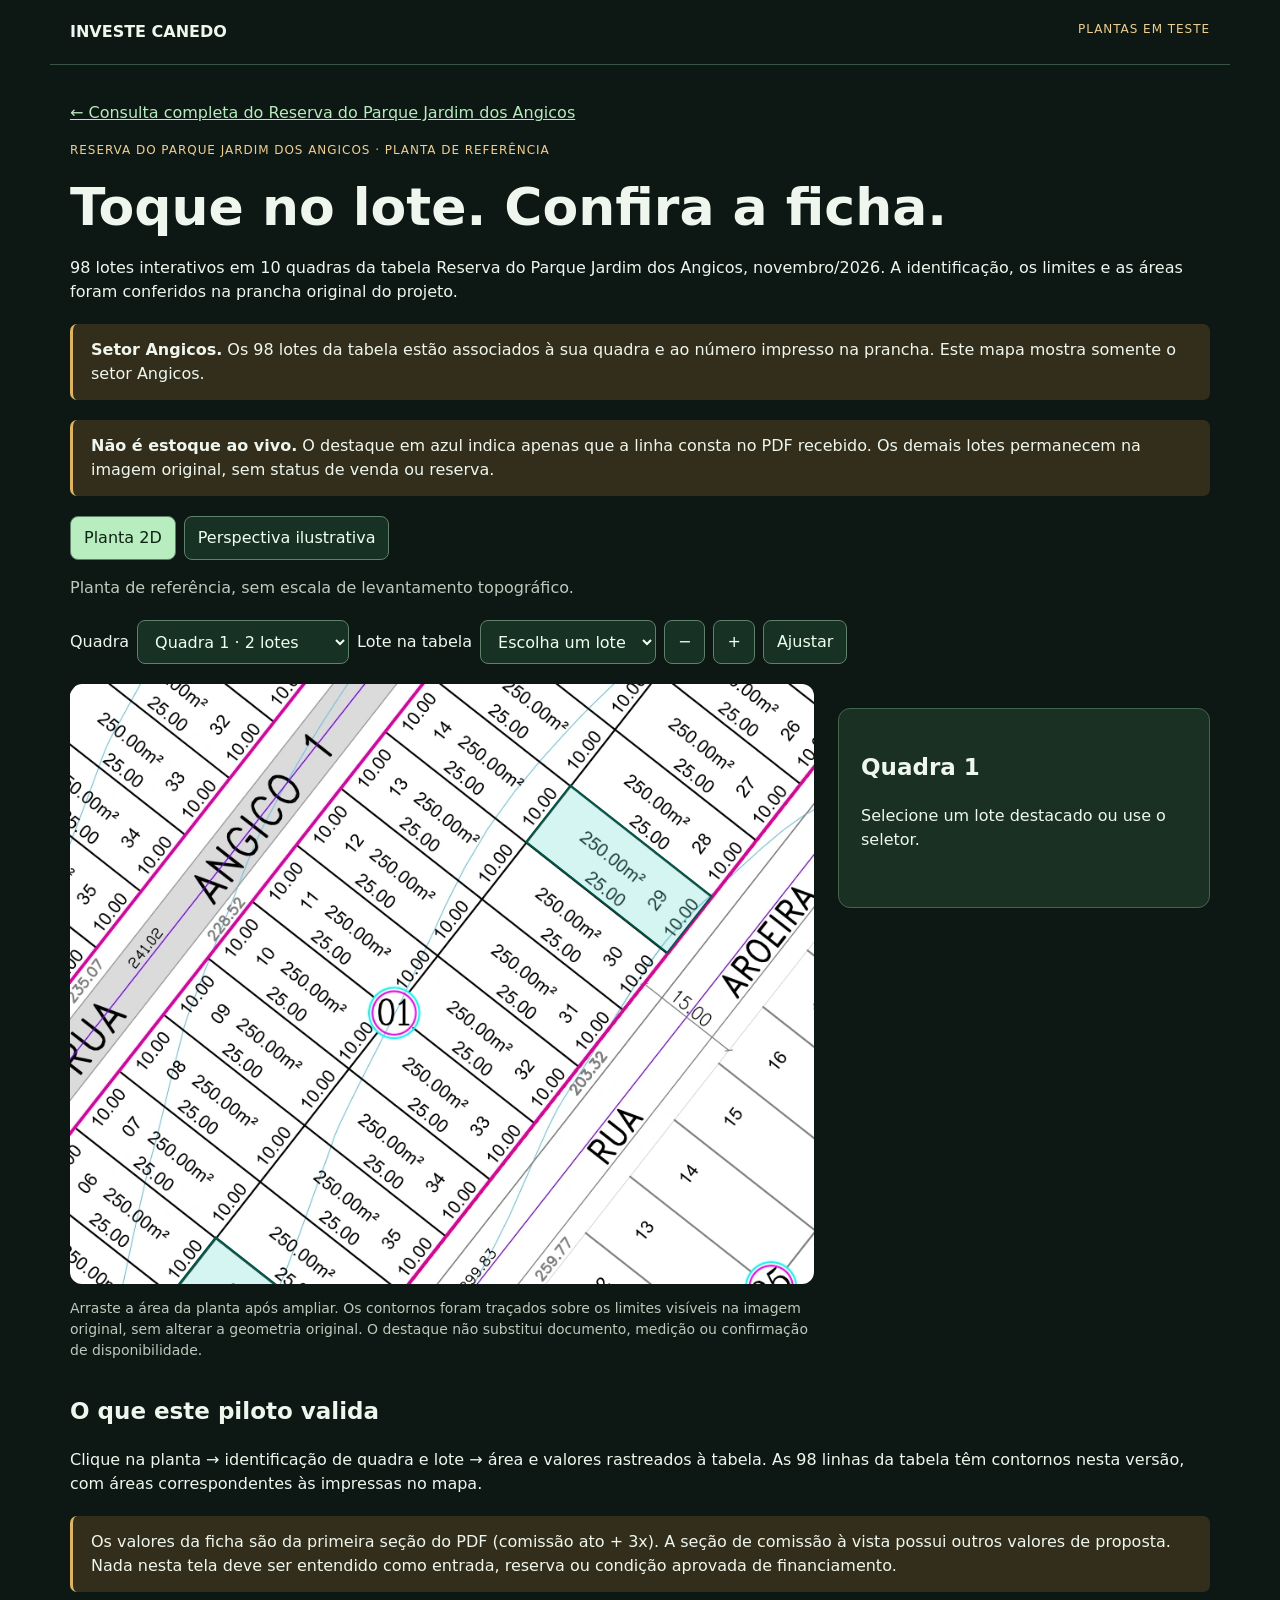
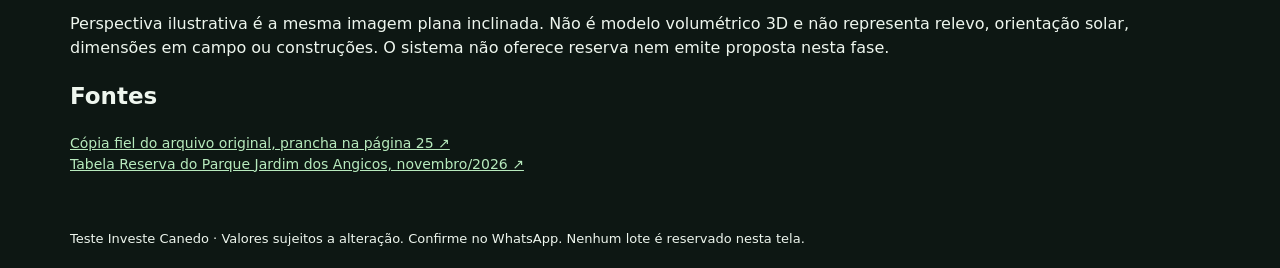
<file: angicos-piloto.html>
<!doctype html><html lang="pt-BR"><head><meta charset="utf-8"><meta name="viewport" content="width=device-width,initial-scale=1"><meta name="robots" content="noindex,nofollow"><title>Reserva do Parque Jardim dos Angicos | Plantas em teste | Investe Canedo</title><style>
*{box-sizing:border-box}body{background:#0d1713;color:#eef6ee;margin:0;font:16px/1.5 system-ui,sans-serif}header,main,footer{max-width:1180px;margin:auto;padding:20px}header{display:flex;justify-content:space-between;border-bottom:1px solid #365344;gap:20px}a{color:#b7eabd}.tag{color:#efcf91;letter-spacing:.08em;font-size:12px;text-transform:uppercase}h1{font-size:clamp(30px,5vw,52px);line-height:1.1;margin:20px 0}h2{font-size:23px}button,select{font:inherit;min-height:44px;border:1px solid #5f806b;background:#173225;color:#effff0;border-radius:8px;padding:9px 13px;cursor:pointer}button:focus-visible,polygon:focus-visible,select:focus-visible{outline:3px solid #f9d270;outline-offset:2px}.warn{padding:14px 18px;background:#332e1b;border-left:3px solid #deb363;border-radius:7px;margin:20px 0}.tools{display:flex;flex-wrap:wrap;gap:8px;align-items:center;margin:20px 0}.tools label{display:flex;gap:8px;align-items:center;flex-wrap:wrap}#box{background:#dbe0dc;overflow:auto;border-radius:12px;min-height:210px;max-height:600px;perspective:1400px;touch-action:pan-x pan-y}#plane{width:100%;position:relative;transform-origin:center;transition:transform .2s}#plane img{display:block;width:100%}svg{position:absolute;inset:0;width:100%;height:100%;overflow:visible}polygon{fill:#76ddd54d;stroke:#005948;stroke-width:2;cursor:pointer}polygon:hover,polygon:focus{fill:#f3cd6580;stroke:#322300;stroke-width:4}polygon[aria-pressed=true]{fill:#f1c647a0;stroke:#17130c;stroke-width:4}.perspective #plane{transform:rotateX(28deg) rotateZ(-5deg) scale(.94)}#detail{margin:24px 0;padding:22px;background:#193022;border:1px solid #45644d;border-radius:12px;min-height:200px}#detail strong{font-size:25px}.muted{color:#bccabe}.views{display:flex;gap:8px}button[aria-pressed=true]{background:#b7edbf;color:#0e2215}.cols{display:grid;grid-template-columns:2fr 1fr;gap:24px;align-items:start}.source{font-size:14px}.btn{display:inline-block;padding:10px;background:#214932;border-radius:8px}footer{font-size:13px}#detail p{margin:8px 0}@media(max-width:760px){.cols{grid-template-columns:1fr;gap:4px}header,main,footer{padding:18px}#box{min-height:160px}#detail{margin-top:18px}.tools select{max-width:100%}header{font-size:14px}}</style></head><body><header><strong>INVESTE CANEDO</strong><span class="tag">Plantas em teste</span></header><main><p><a href="nb.html#canedo">← Consulta completa do Reserva do Parque Jardim dos Angicos</a></p><div class="tag">Reserva do Parque Jardim dos Angicos · planta de referência</div><h1>Toque no lote. Confira a ficha.</h1><p>98 lotes interativos em 10 quadras da tabela Reserva do Parque Jardim dos Angicos, novembro/2026. A identificação, os limites e as áreas foram conferidos na prancha original do projeto.</p><div class="warn"><b>Setor Angicos.</b> Os 98 lotes da tabela estão associados à sua quadra e ao número impresso na prancha. Este mapa mostra somente o setor Angicos.</div><div class="warn"><b>Não é estoque ao vivo.</b> O destaque em azul indica apenas que a linha consta no PDF recebido. Os demais lotes permanecem na imagem original, sem status de venda ou reserva.</div><div class="views"><button id="flat" aria-pressed="true">Planta 2D</button><button id="persp" aria-pressed="false">Perspectiva ilustrativa</button></div><p class="muted" id="viewnote">Planta de referência, sem escala de levantamento topográfico.</p><div class="tools"><label>Quadra <select id="block"></select></label><label>Lote na tabela <select id="lot"></select></label><button id="minus" aria-label="Reduzir planta">−</button><button id="plus" aria-label="Ampliar planta">+</button><button id="reset">Ajustar</button></div><div class="cols"><section><div id="box"><div id="plane"><img src="angicos-assets/quadra1.webp" alt="Recorte da implantação original da quadra 1"><svg id="polygons"></svg></div></div><p class="muted source">Arraste a área da planta após ampliar. Os contornos foram traçados sobre os limites visíveis na imagem original, sem alterar a geometria original. O destaque não substitui documento, medição ou confirmação de disponibilidade.</p></section><section id="detail" aria-live="polite"><h2>Selecione um lote</h2><p>Toque na área azul da planta ou escolha no seletor acima.</p></section></div><section><h2>O que este piloto valida</h2><p>Clique na planta → identificação de quadra e lote → área e valores rastreados à tabela. As 98 linhas da tabela têm contornos nesta versão, com áreas correspondentes às impressas no mapa.</p><div class="warn">Os valores da ficha são da primeira seção do PDF (comissão ato + 3x). A seção de comissão à vista possui outros valores de proposta. Nada nesta tela deve ser entendido como entrada, reserva ou condição aprovada de financiamento.</div><p>Perspectiva ilustrativa é a mesma imagem plana inclinada. Não é modelo volumétrico 3D e não representa relevo, orientação solar, dimensões em campo ou construções. O sistema não oferece reserva nem emite proposta nesta fase.</p><h2>Fontes</h2><p class="source"><a href="nb-assets/pranchas-canedo/PRANCHA_ORIGINAL_ANGICOS.pdf#page=25" target="_blank" rel="noopener">Cópia fiel do arquivo original, prancha na página 25 ↗</a><br><a href="nb-assets/tabelas/TABELA_ANGICOS_NOVEMBRO2026.pdf" target="_blank" rel="noopener">Tabela Reserva do Parque Jardim dos Angicos, novembro/2026 ↗</a></p></section></main><footer>Teste Investe Canedo · Valores sujeitos a alteração. Confirme no WhatsApp. Nenhum lote é reservado nesta tela.</footer><script src="angicos-piloto.js"></script></body></html>
</file>
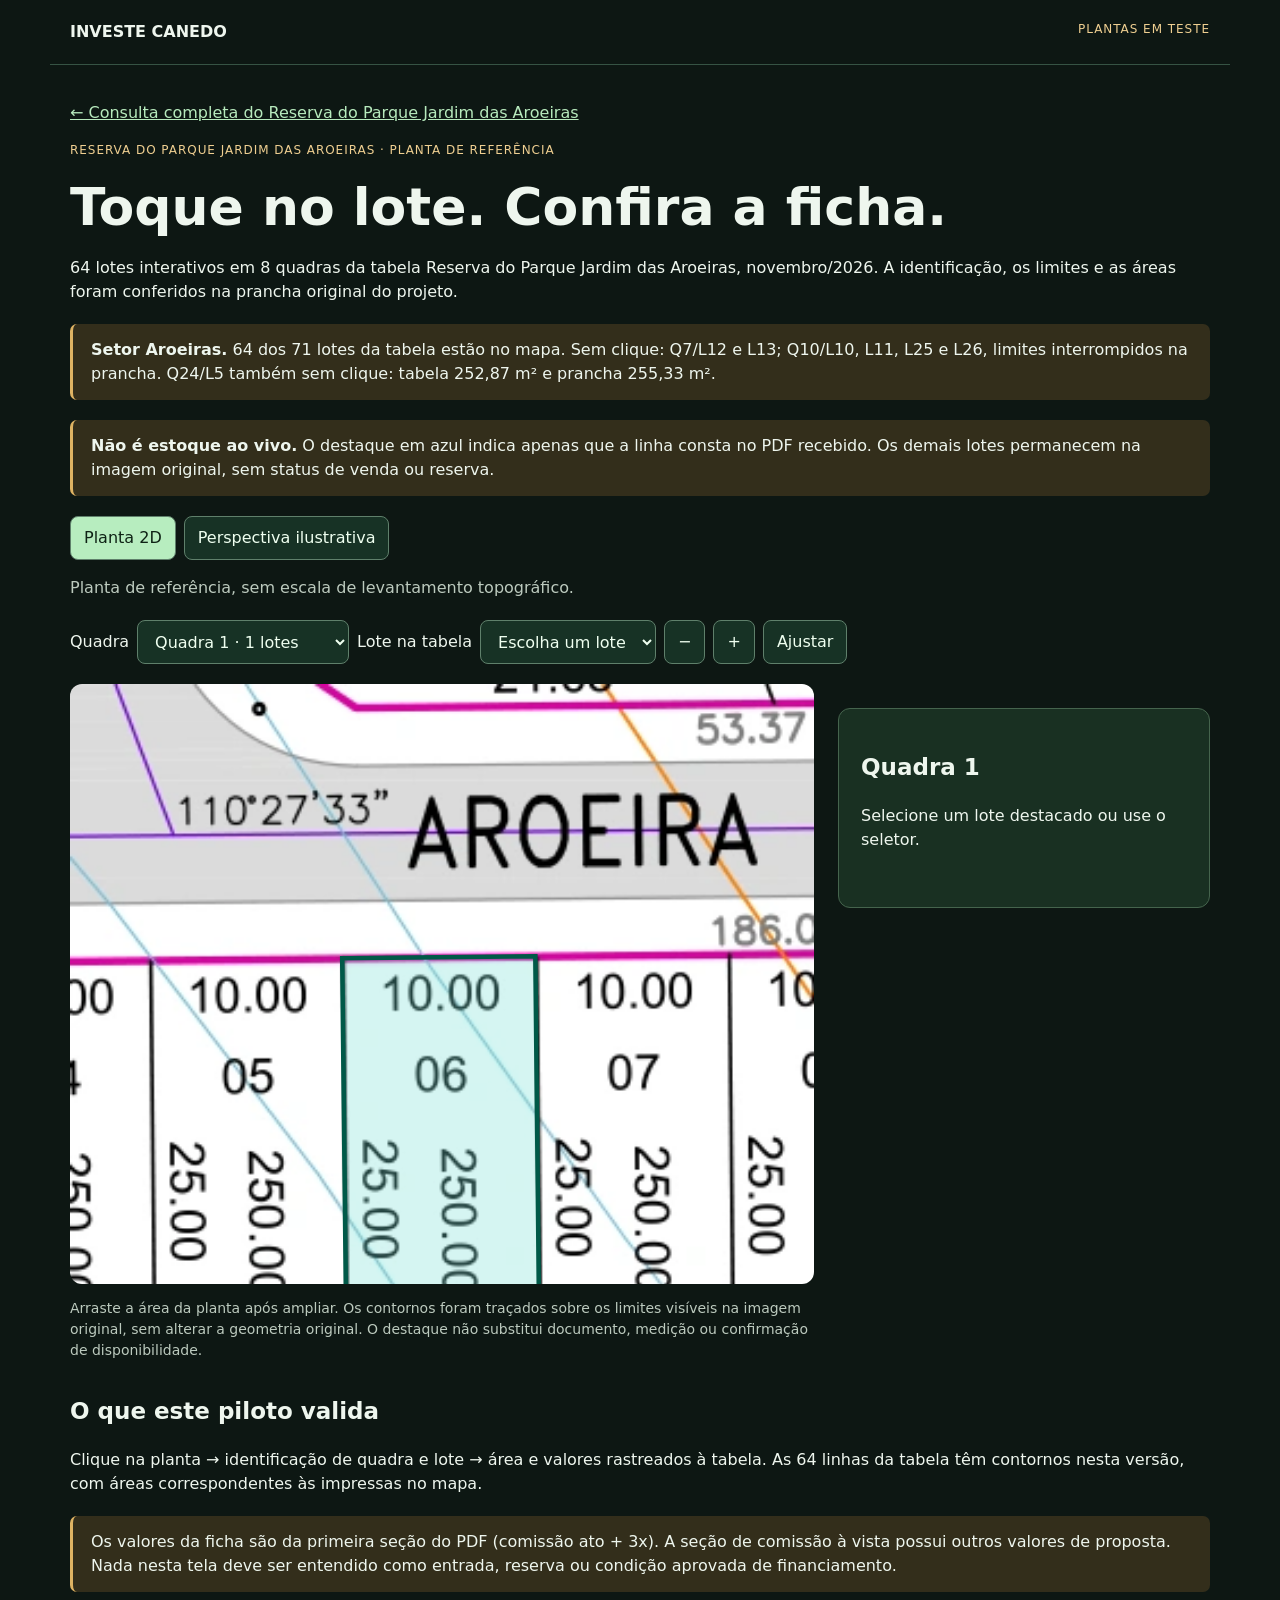
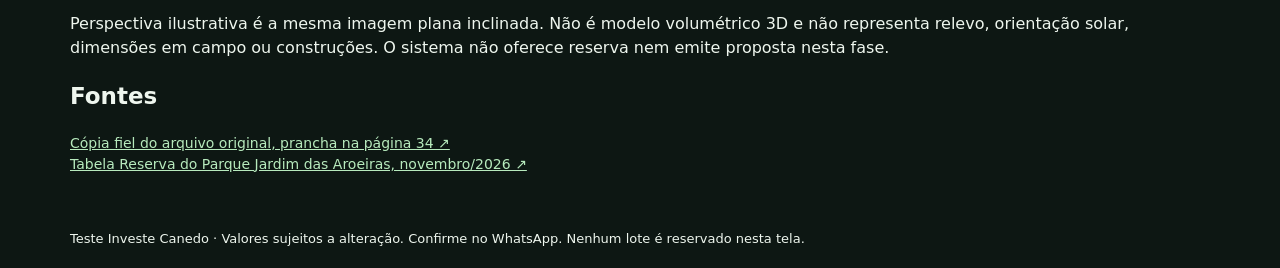
<file: aroeiras-piloto.html>
<!doctype html><html lang="pt-BR"><head><meta charset="utf-8"><meta name="viewport" content="width=device-width,initial-scale=1"><meta name="robots" content="noindex,nofollow"><title>Reserva do Parque Jardim das Aroeiras | Plantas em teste | Investe Canedo</title><style>
*{box-sizing:border-box}body{background:#0d1713;color:#eef6ee;margin:0;font:16px/1.5 system-ui,sans-serif}header,main,footer{max-width:1180px;margin:auto;padding:20px}header{display:flex;justify-content:space-between;border-bottom:1px solid #365344;gap:20px}a{color:#b7eabd}.tag{color:#efcf91;letter-spacing:.08em;font-size:12px;text-transform:uppercase}h1{font-size:clamp(30px,5vw,52px);line-height:1.1;margin:20px 0}h2{font-size:23px}button,select{font:inherit;min-height:44px;border:1px solid #5f806b;background:#173225;color:#effff0;border-radius:8px;padding:9px 13px;cursor:pointer}button:focus-visible,polygon:focus-visible,select:focus-visible{outline:3px solid #f9d270;outline-offset:2px}.warn{padding:14px 18px;background:#332e1b;border-left:3px solid #deb363;border-radius:7px;margin:20px 0}.tools{display:flex;flex-wrap:wrap;gap:8px;align-items:center;margin:20px 0}.tools label{display:flex;gap:8px;align-items:center;flex-wrap:wrap}#box{background:#dbe0dc;overflow:auto;border-radius:12px;min-height:210px;max-height:600px;perspective:1400px;touch-action:pan-x pan-y}#plane{width:100%;position:relative;transform-origin:center;transition:transform .2s}#plane img{display:block;width:100%}svg{position:absolute;inset:0;width:100%;height:100%;overflow:visible}polygon{fill:#76ddd54d;stroke:#005948;stroke-width:2;cursor:pointer}polygon:hover,polygon:focus{fill:#f3cd6580;stroke:#322300;stroke-width:4}polygon[aria-pressed=true]{fill:#f1c647a0;stroke:#17130c;stroke-width:4}.perspective #plane{transform:rotateX(28deg) rotateZ(-5deg) scale(.94)}#detail{margin:24px 0;padding:22px;background:#193022;border:1px solid #45644d;border-radius:12px;min-height:200px}#detail strong{font-size:25px}.muted{color:#bccabe}.views{display:flex;gap:8px}button[aria-pressed=true]{background:#b7edbf;color:#0e2215}.cols{display:grid;grid-template-columns:2fr 1fr;gap:24px;align-items:start}.source{font-size:14px}.btn{display:inline-block;padding:10px;background:#214932;border-radius:8px}footer{font-size:13px}#detail p{margin:8px 0}@media(max-width:760px){.cols{grid-template-columns:1fr;gap:4px}header,main,footer{padding:18px}#box{min-height:160px}#detail{margin-top:18px}.tools select{max-width:100%}header{font-size:14px}}</style></head><body><header><strong>INVESTE CANEDO</strong><span class="tag">Plantas em teste</span></header><main><p><a href="nb.html#canedo">← Consulta completa do Reserva do Parque Jardim das Aroeiras</a></p><div class="tag">Reserva do Parque Jardim das Aroeiras · planta de referência</div><h1>Toque no lote. Confira a ficha.</h1><p>64 lotes interativos em 8 quadras da tabela Reserva do Parque Jardim das Aroeiras, novembro/2026. A identificação, os limites e as áreas foram conferidos na prancha original do projeto.</p><div class="warn"><b>Setor Aroeiras.</b> 64 dos 71 lotes da tabela estão no mapa. Sem clique: Q7/L12 e L13; Q10/L10, L11, L25 e L26, limites interrompidos na prancha. Q24/L5 também sem clique: tabela 252,87 m² e prancha 255,33 m².</div><div class="warn"><b>Não é estoque ao vivo.</b> O destaque em azul indica apenas que a linha consta no PDF recebido. Os demais lotes permanecem na imagem original, sem status de venda ou reserva.</div><div class="views"><button id="flat" aria-pressed="true">Planta 2D</button><button id="persp" aria-pressed="false">Perspectiva ilustrativa</button></div><p class="muted" id="viewnote">Planta de referência, sem escala de levantamento topográfico.</p><div class="tools"><label>Quadra <select id="block"></select></label><label>Lote na tabela <select id="lot"></select></label><button id="minus" aria-label="Reduzir planta">−</button><button id="plus" aria-label="Ampliar planta">+</button><button id="reset">Ajustar</button></div><div class="cols"><section><div id="box"><div id="plane"><img src="aroeiras-assets/quadra1.webp" alt="Recorte da implantação original da quadra 1"><svg id="polygons"></svg></div></div><p class="muted source">Arraste a área da planta após ampliar. Os contornos foram traçados sobre os limites visíveis na imagem original, sem alterar a geometria original. O destaque não substitui documento, medição ou confirmação de disponibilidade.</p></section><section id="detail" aria-live="polite"><h2>Selecione um lote</h2><p>Toque na área azul da planta ou escolha no seletor acima.</p></section></div><section><h2>O que este piloto valida</h2><p>Clique na planta → identificação de quadra e lote → área e valores rastreados à tabela. As 64 linhas da tabela têm contornos nesta versão, com áreas correspondentes às impressas no mapa.</p><div class="warn">Os valores da ficha são da primeira seção do PDF (comissão ato + 3x). A seção de comissão à vista possui outros valores de proposta. Nada nesta tela deve ser entendido como entrada, reserva ou condição aprovada de financiamento.</div><p>Perspectiva ilustrativa é a mesma imagem plana inclinada. Não é modelo volumétrico 3D e não representa relevo, orientação solar, dimensões em campo ou construções. O sistema não oferece reserva nem emite proposta nesta fase.</p><h2>Fontes</h2><p class="source"><a href="nb-assets/pranchas-canedo/PRANCHA_ORIGINAL_AROEIRAS.pdf#page=34" target="_blank" rel="noopener">Cópia fiel do arquivo original, prancha na página 34 ↗</a><br><a href="nb-assets/tabelas/TABELA_AROEIRAS_NOVEMBRO2026.pdf" target="_blank" rel="noopener">Tabela Reserva do Parque Jardim das Aroeiras, novembro/2026 ↗</a></p></section></main><footer>Teste Investe Canedo · Valores sujeitos a alteração. Confirme no WhatsApp. Nenhum lote é reservado nesta tela.</footer><script src="aroeiras-piloto.js"></script></body></html>
</file>
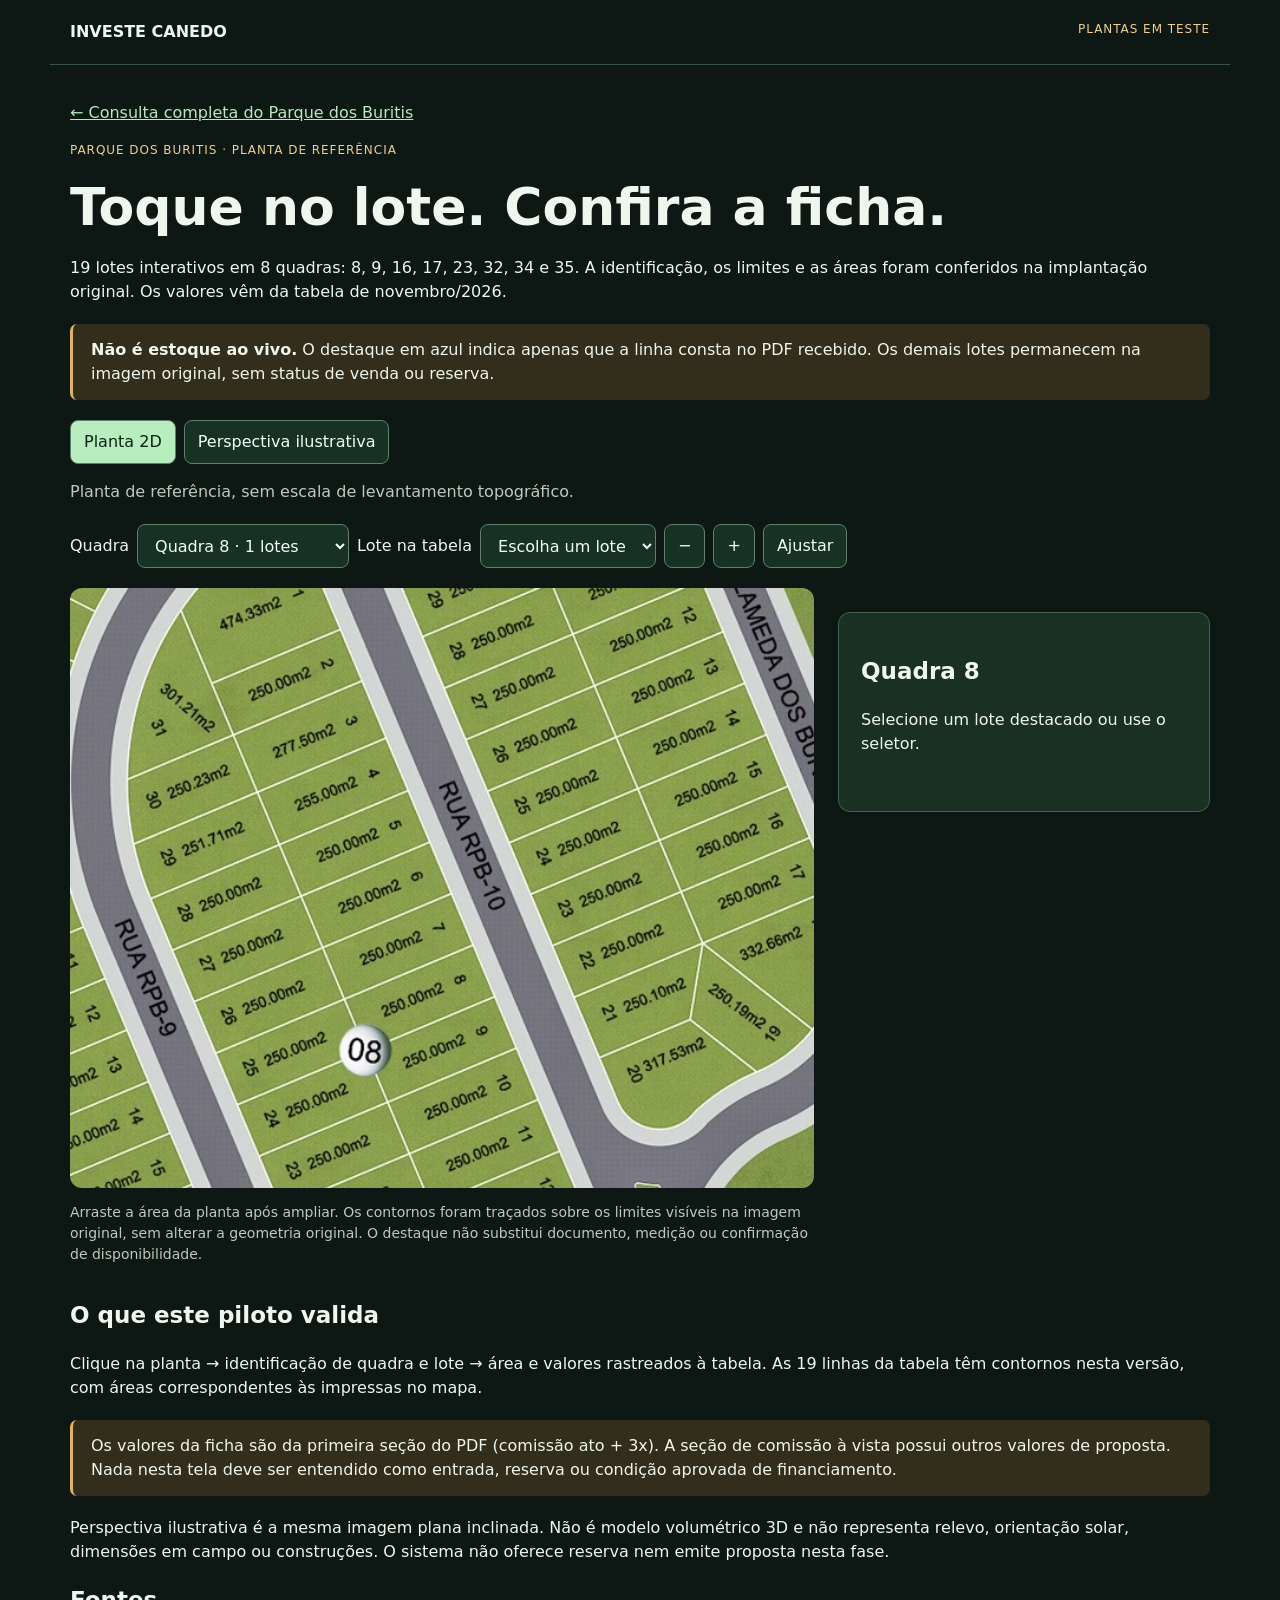
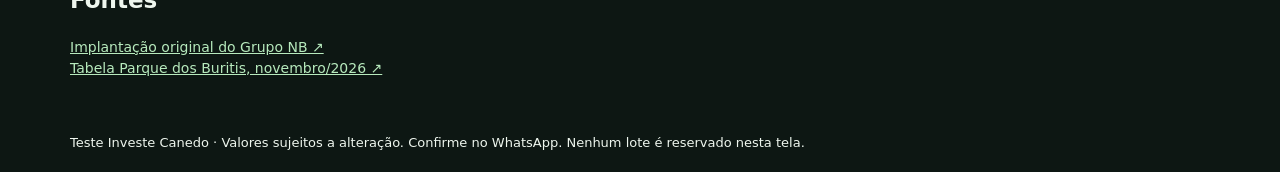
<file: buritis-piloto.html>
<!doctype html><html lang="pt-BR"><head><meta charset="utf-8"><meta name="viewport" content="width=device-width,initial-scale=1"><meta name="robots" content="noindex,nofollow"><title>Parque dos Buritis | Plantas em teste | Investe Canedo</title><style>
*{box-sizing:border-box}body{background:#0d1713;color:#eef6ee;margin:0;font:16px/1.5 system-ui,sans-serif}header,main,footer{max-width:1180px;margin:auto;padding:20px}header{display:flex;justify-content:space-between;border-bottom:1px solid #365344;gap:20px}a{color:#b7eabd}.tag{color:#efcf91;letter-spacing:.08em;font-size:12px;text-transform:uppercase}h1{font-size:clamp(30px,5vw,52px);line-height:1.1;margin:20px 0}h2{font-size:23px}button,select{font:inherit;min-height:44px;border:1px solid #5f806b;background:#173225;color:#effff0;border-radius:8px;padding:9px 13px;cursor:pointer}button:focus-visible,polygon:focus-visible,select:focus-visible{outline:3px solid #f9d270;outline-offset:2px}.warn{padding:14px 18px;background:#332e1b;border-left:3px solid #deb363;border-radius:7px;margin:20px 0}.tools{display:flex;flex-wrap:wrap;gap:8px;align-items:center;margin:20px 0}.tools label{display:flex;gap:8px;align-items:center;flex-wrap:wrap}#box{background:#dbe0dc;overflow:auto;border-radius:12px;min-height:210px;max-height:600px;perspective:1400px;touch-action:pan-x pan-y}#plane{width:100%;position:relative;transform-origin:center;transition:transform .2s}#plane img{display:block;width:100%}svg{position:absolute;inset:0;width:100%;height:100%;overflow:visible}polygon{fill:#76ddd54d;stroke:#005948;stroke-width:2;cursor:pointer}polygon:hover,polygon:focus{fill:#f3cd6580;stroke:#322300;stroke-width:4}polygon[aria-pressed=true]{fill:#f1c647a0;stroke:#17130c;stroke-width:4}.perspective #plane{transform:rotateX(28deg) rotateZ(-5deg) scale(.94)}#detail{margin:24px 0;padding:22px;background:#193022;border:1px solid #45644d;border-radius:12px;min-height:200px}#detail strong{font-size:25px}.muted{color:#bccabe}.views{display:flex;gap:8px}button[aria-pressed=true]{background:#b7edbf;color:#0e2215}.cols{display:grid;grid-template-columns:2fr 1fr;gap:24px;align-items:start}.source{font-size:14px}.btn{display:inline-block;padding:10px;background:#214932;border-radius:8px}footer{font-size:13px}#detail p{margin:8px 0}@media(max-width:760px){.cols{grid-template-columns:1fr;gap:4px}header,main,footer{padding:18px}#box{min-height:160px}#detail{margin-top:18px}.tools select{max-width:100%}header{font-size:14px}}</style></head><body><header><strong>INVESTE CANEDO</strong><span class="tag">Plantas em teste</span></header><main><p><a href="nb.html#buritis">← Consulta completa do Parque dos Buritis</a></p><div class="tag">Parque dos Buritis · planta de referência</div><h1>Toque no lote. Confira a ficha.</h1><p>19 lotes interativos em 8 quadras: 8, 9, 16, 17, 23, 32, 34 e 35. A identificação, os limites e as áreas foram conferidos na implantação original. Os valores vêm da tabela de novembro/2026.</p><div class="warn"><b>Não é estoque ao vivo.</b> O destaque em azul indica apenas que a linha consta no PDF recebido. Os demais lotes permanecem na imagem original, sem status de venda ou reserva.</div><div class="views"><button id="flat" aria-pressed="true">Planta 2D</button><button id="persp" aria-pressed="false">Perspectiva ilustrativa</button></div><p class="muted" id="viewnote">Planta de referência, sem escala de levantamento topográfico.</p><div class="tools"><label>Quadra <select id="block"></select></label><label>Lote na tabela <select id="lot"></select></label><button id="minus" aria-label="Reduzir planta">−</button><button id="plus" aria-label="Ampliar planta">+</button><button id="reset">Ajustar</button></div><div class="cols"><section><div id="box"><div id="plane"><img src="buritis-assets/quadra8.webp" alt="Recorte da implantação original da quadra 8"><svg id="polygons"></svg></div></div><p class="muted source">Arraste a área da planta após ampliar. Os contornos foram traçados sobre os limites visíveis na imagem original, sem alterar a geometria original. O destaque não substitui documento, medição ou confirmação de disponibilidade.</p></section><section id="detail" aria-live="polite"><h2>Selecione um lote</h2><p>Toque na área azul da planta ou escolha no seletor acima.</p></section></div><section><h2>O que este piloto valida</h2><p>Clique na planta → identificação de quadra e lote → área e valores rastreados à tabela. As 19 linhas da tabela têm contornos nesta versão, com áreas correspondentes às impressas no mapa.</p><div class="warn">Os valores da ficha são da primeira seção do PDF (comissão ato + 3x). A seção de comissão à vista possui outros valores de proposta. Nada nesta tela deve ser entendido como entrada, reserva ou condição aprovada de financiamento.</div><p>Perspectiva ilustrativa é a mesma imagem plana inclinada. Não é modelo volumétrico 3D e não representa relevo, orientação solar, dimensões em campo ou construções. O sistema não oferece reserva nem emite proposta nesta fase.</p><h2>Fontes</h2><p class="source"><a href="https://gruponb.com.br/wp-content/uploads/2025/11/implantacao-parque-dos-buritis.pdf" target="_blank" rel="noopener">Implantação original do Grupo NB ↗</a><br><a href="nb-assets/tabelas/TABELA_PARQUE_DOS_BURITIS_NOVEMBRO2026.pdf" target="_blank" rel="noopener">Tabela Parque dos Buritis, novembro/2026 ↗</a></p></section></main><footer>Teste Investe Canedo · Valores sujeitos a alteração. Confirme no WhatsApp. Nenhum lote é reservado nesta tela.</footer><script src="buritis-piloto.js"></script></body></html>
</file>
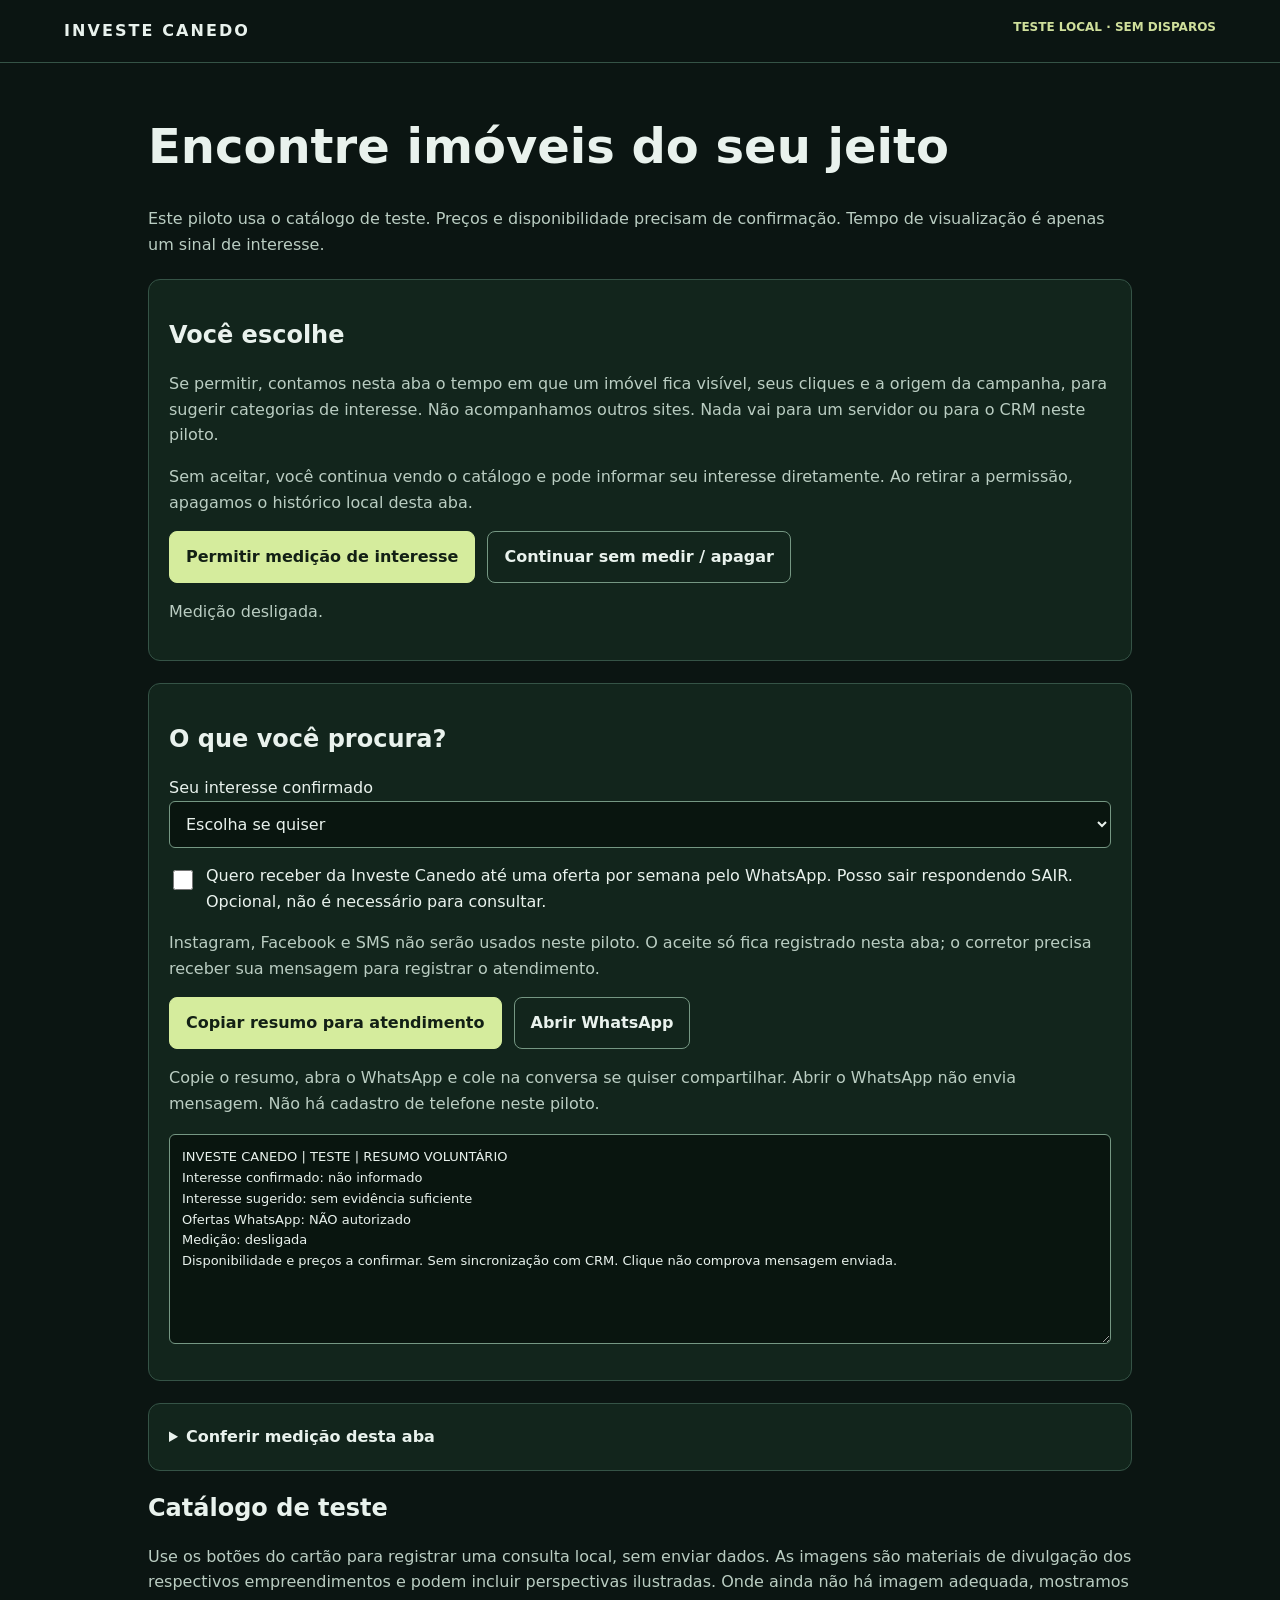
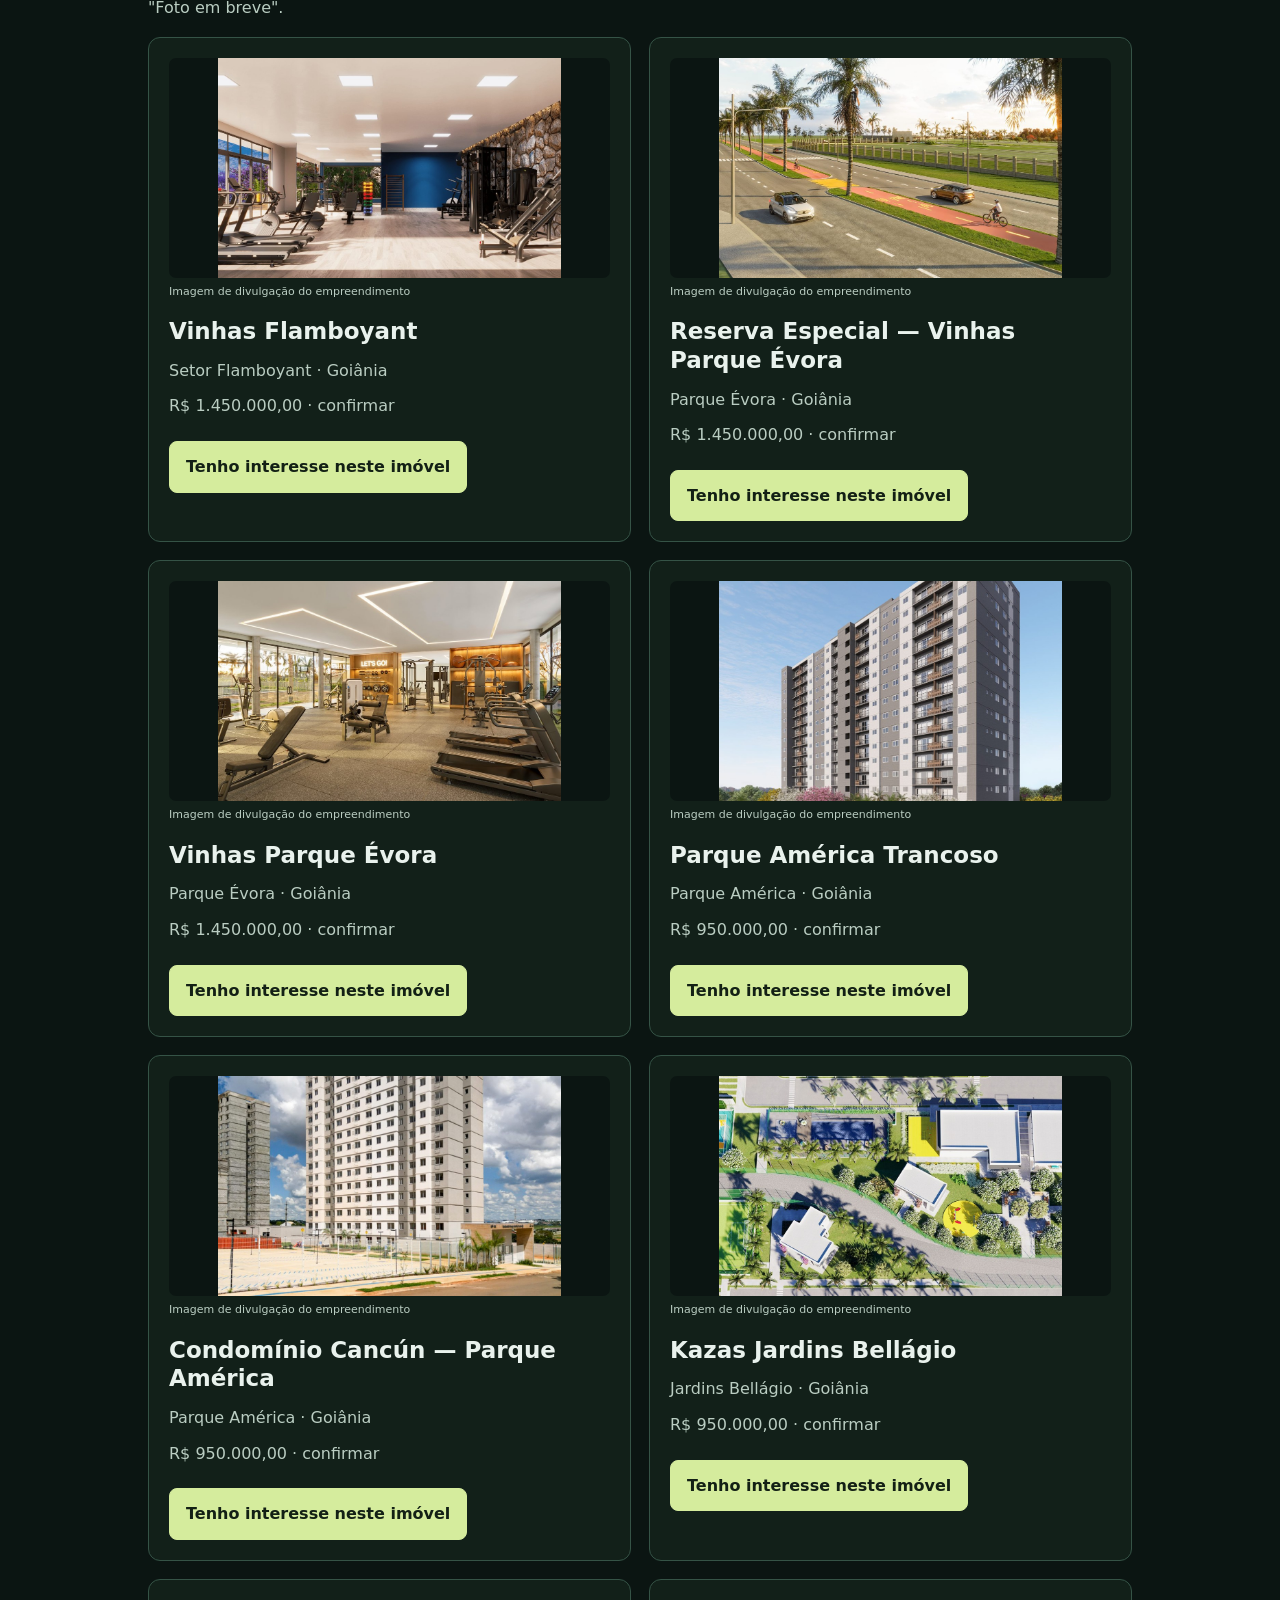
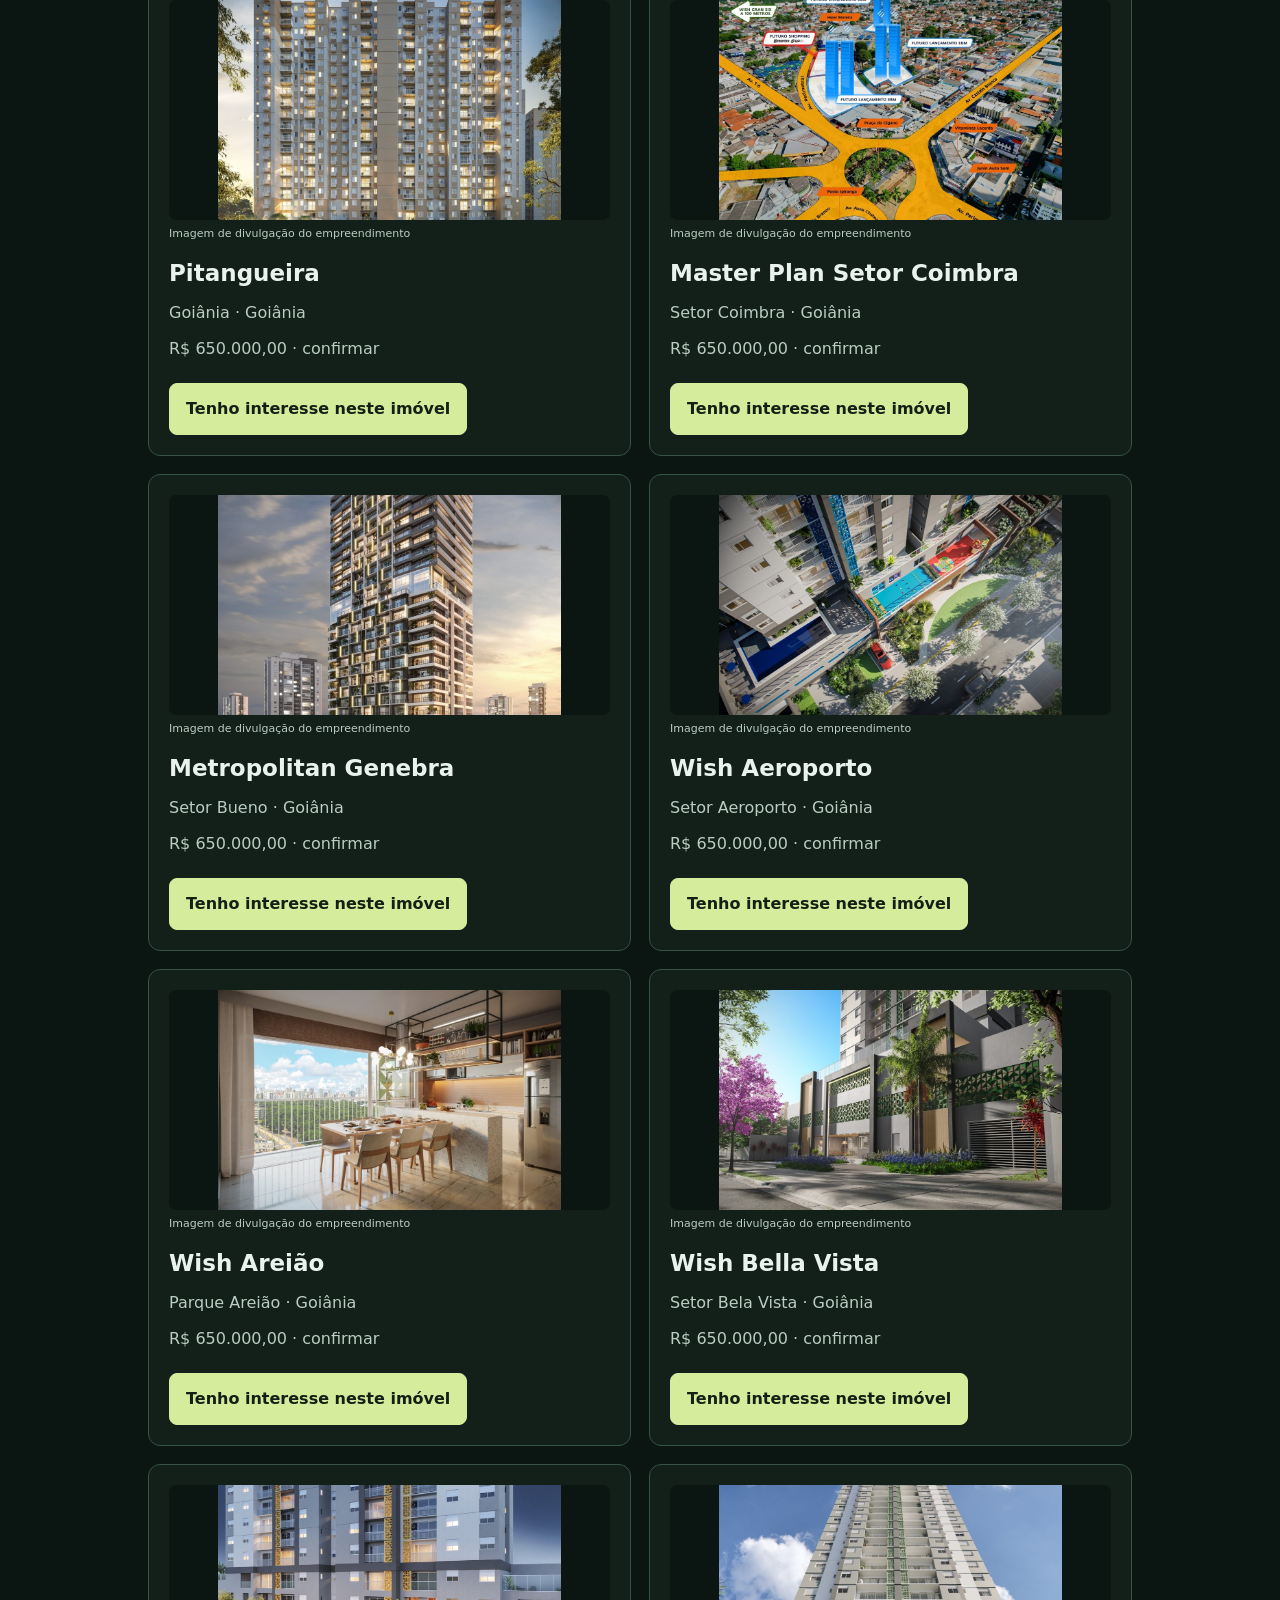
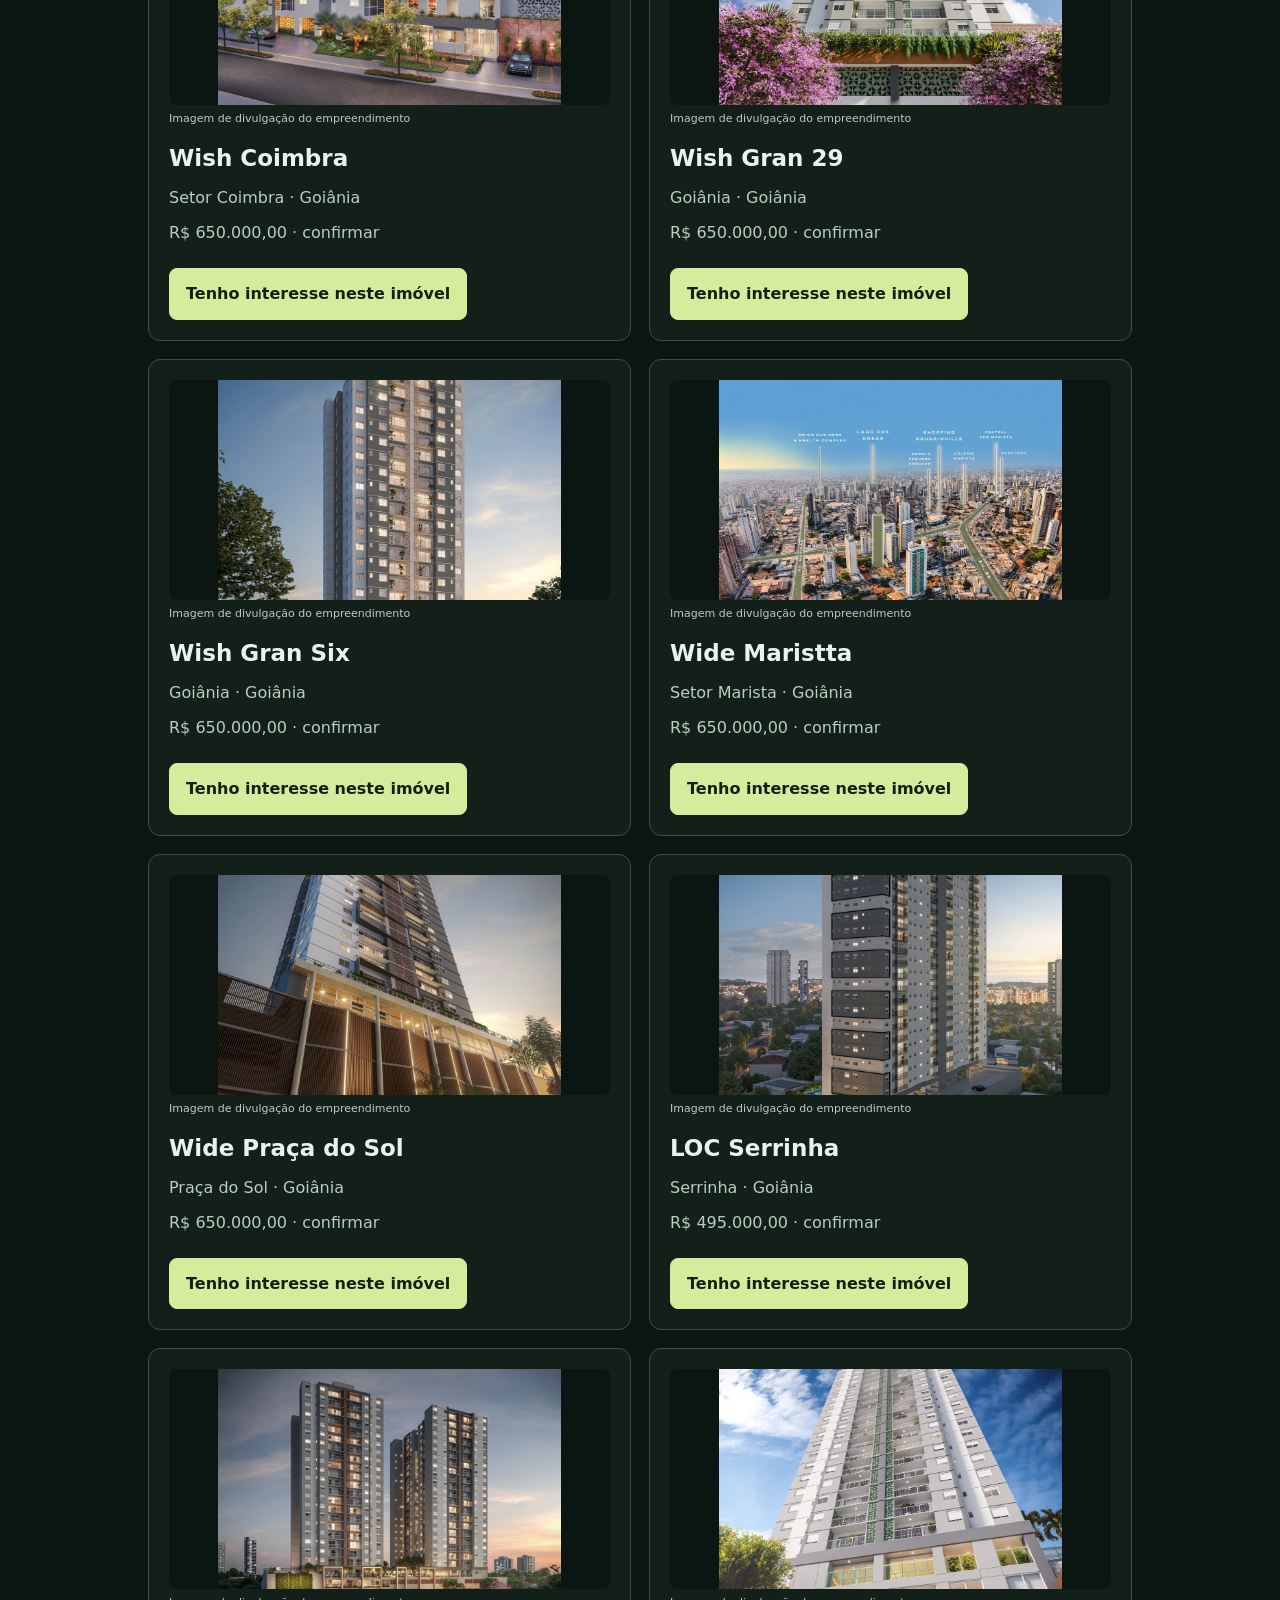
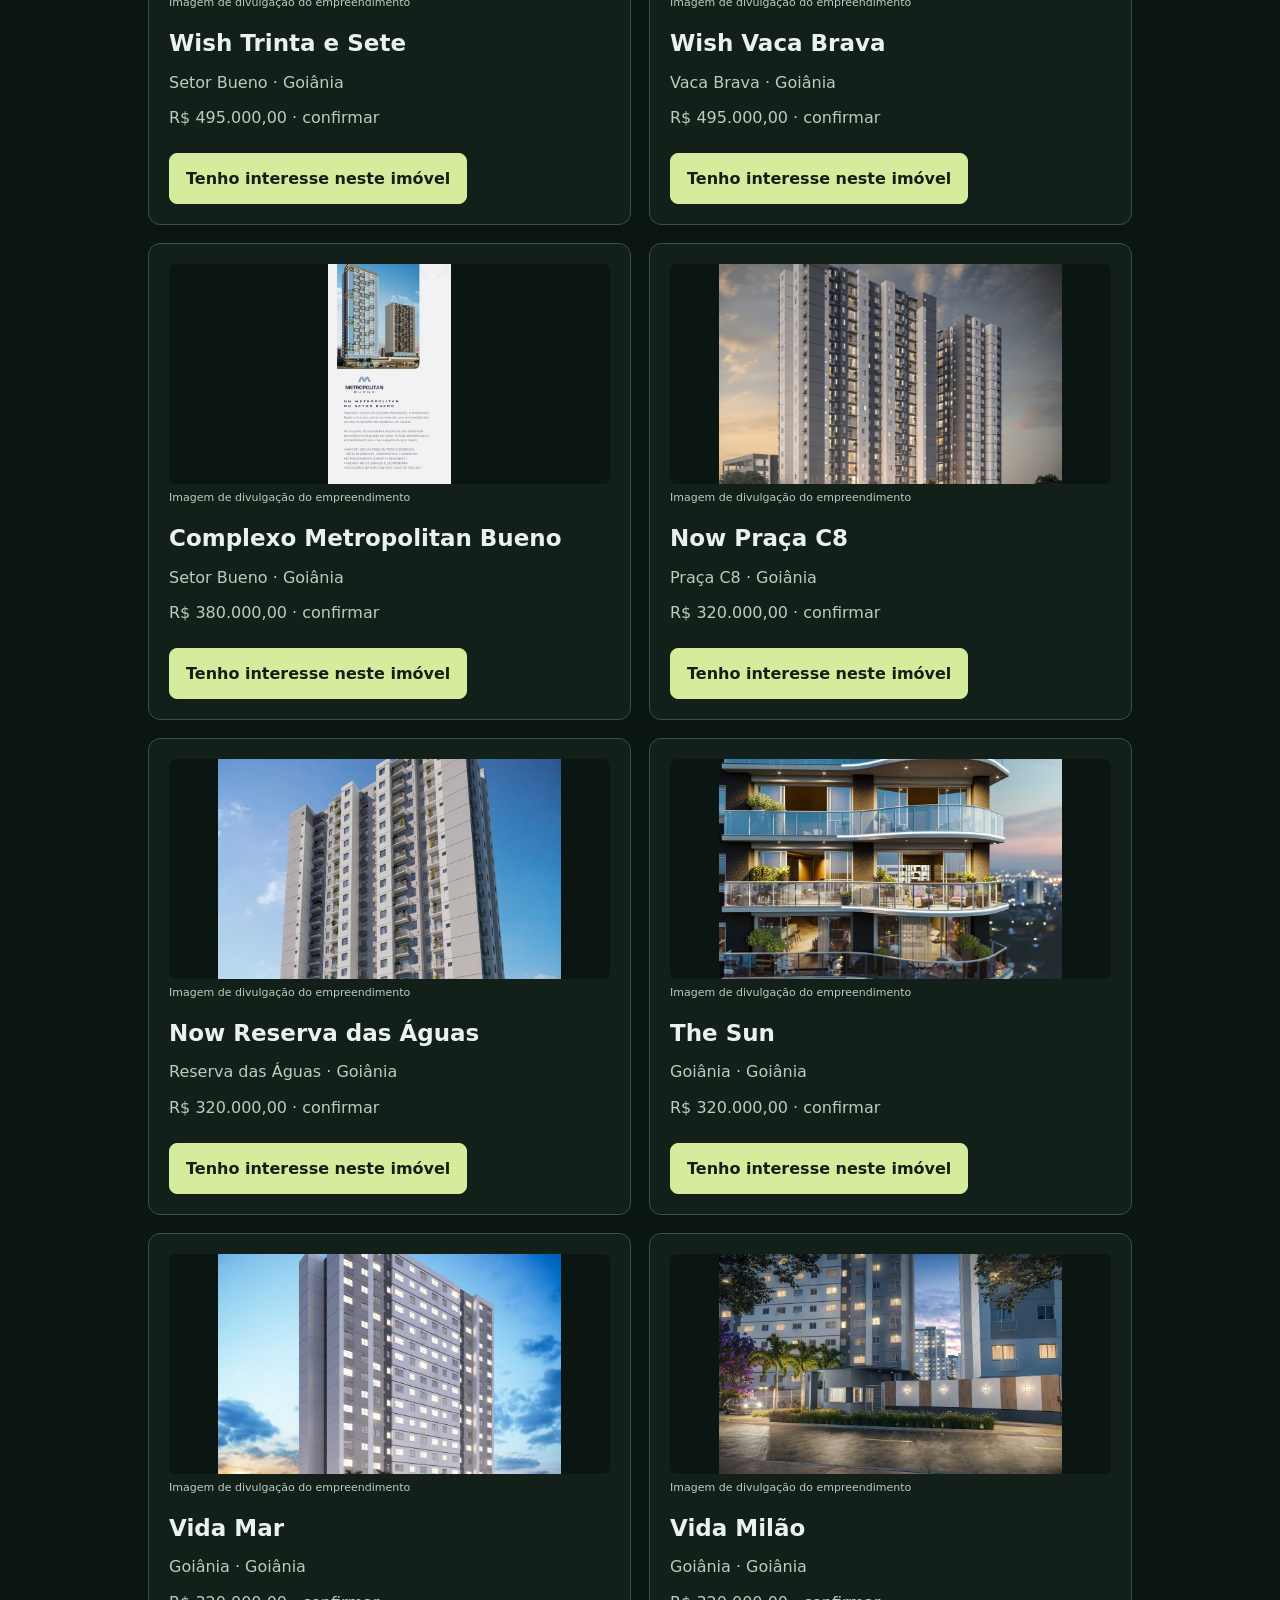
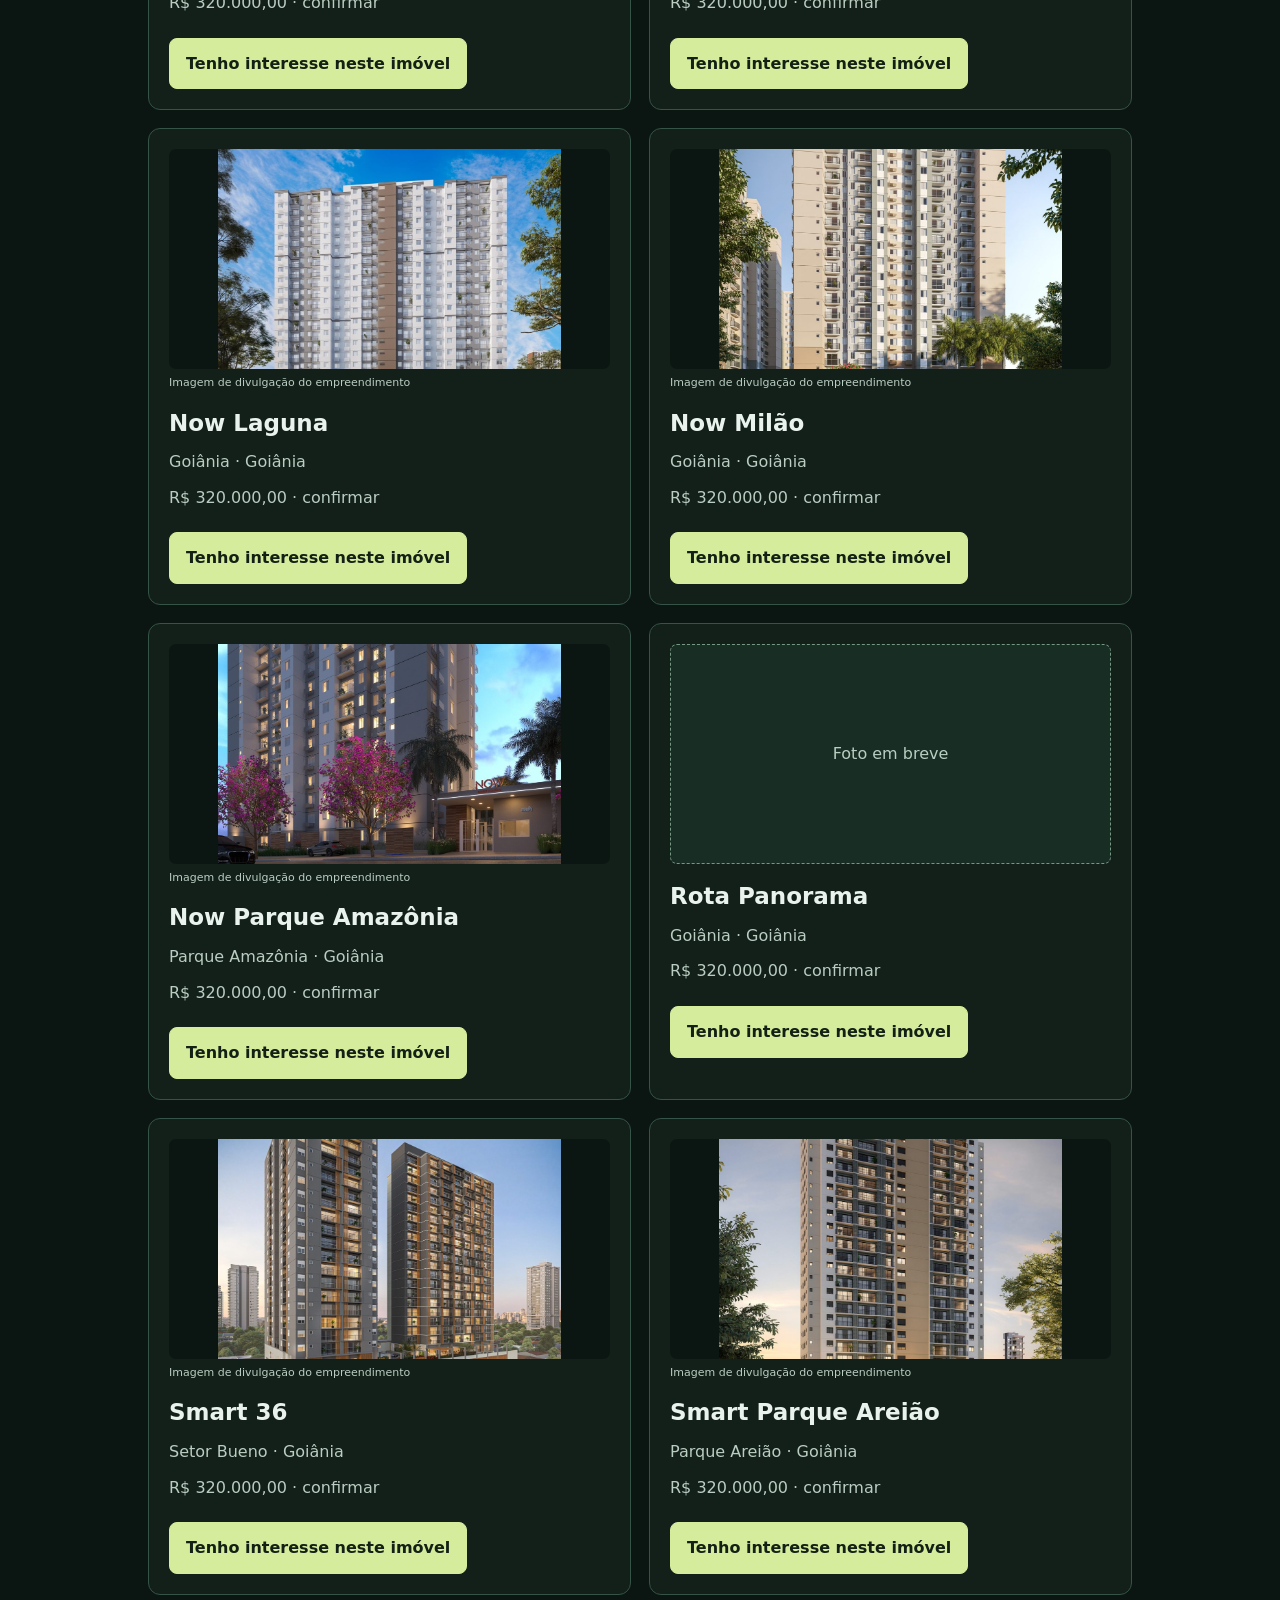
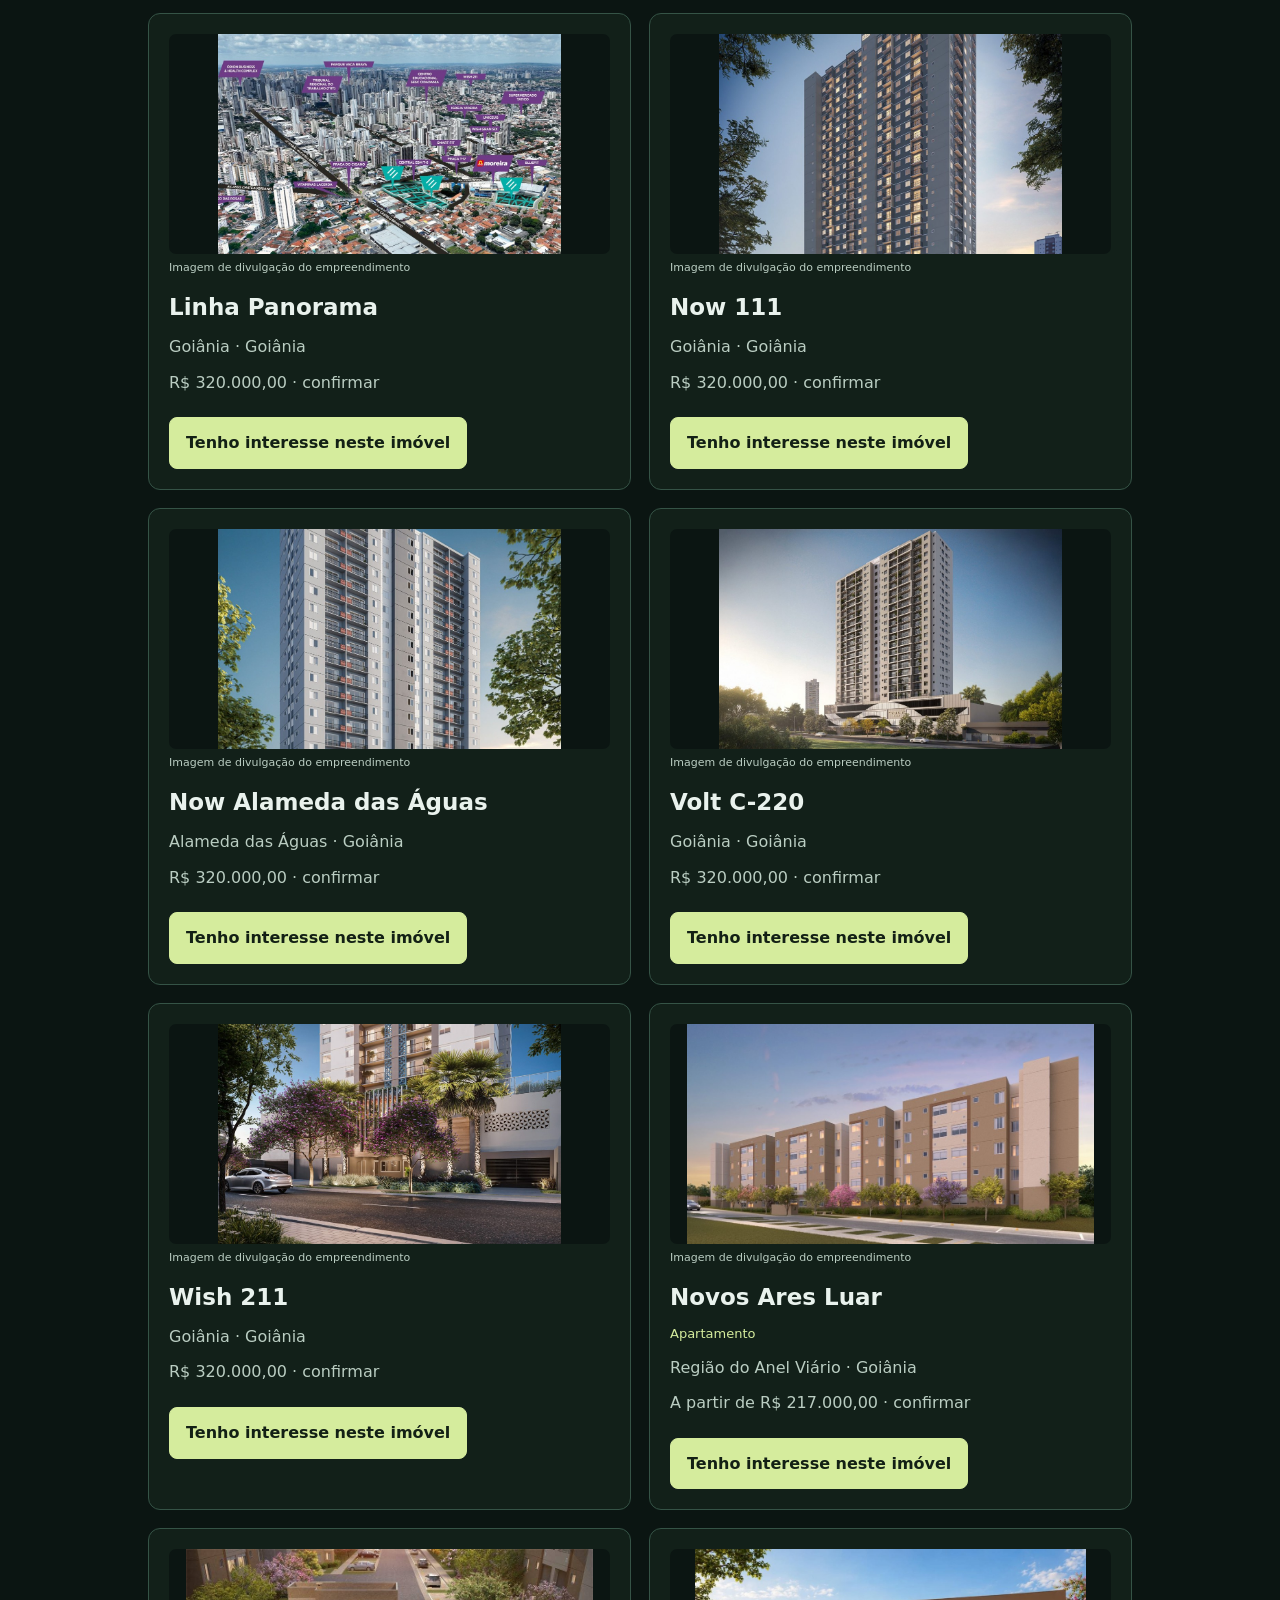
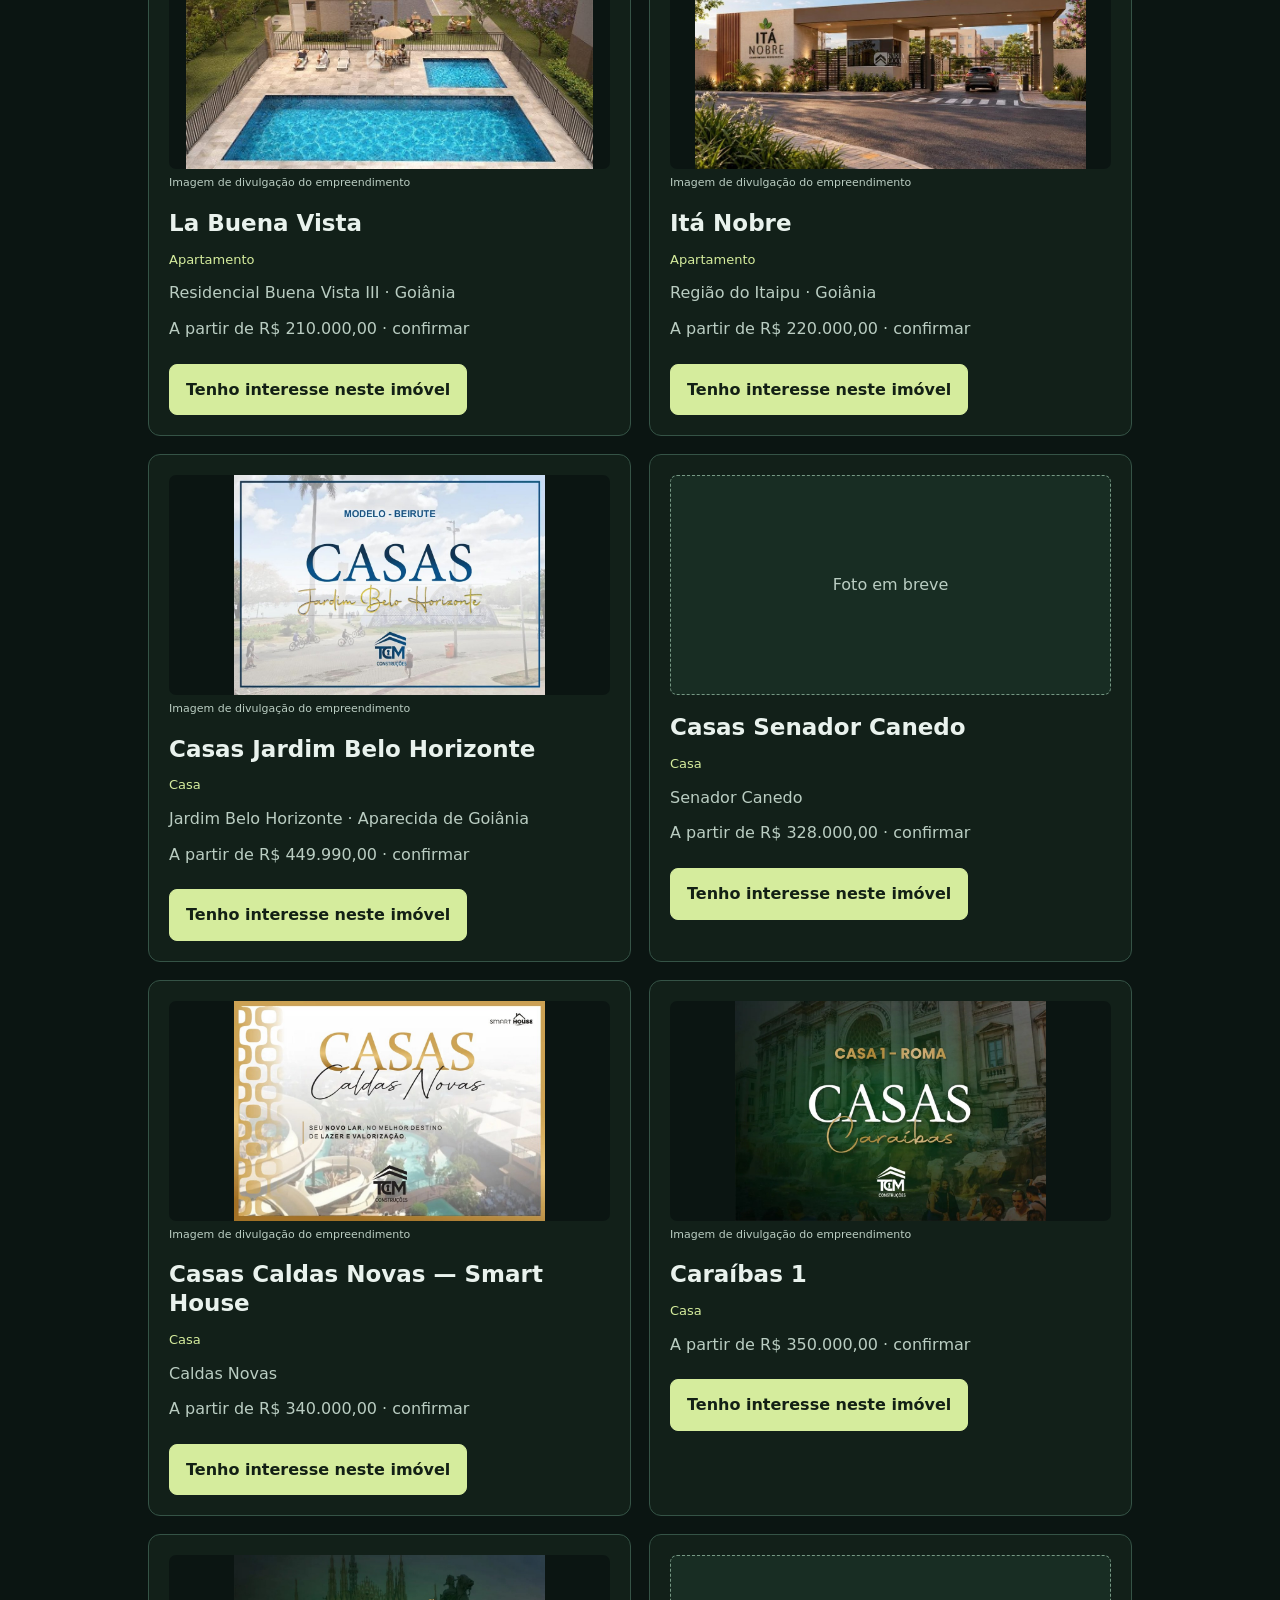
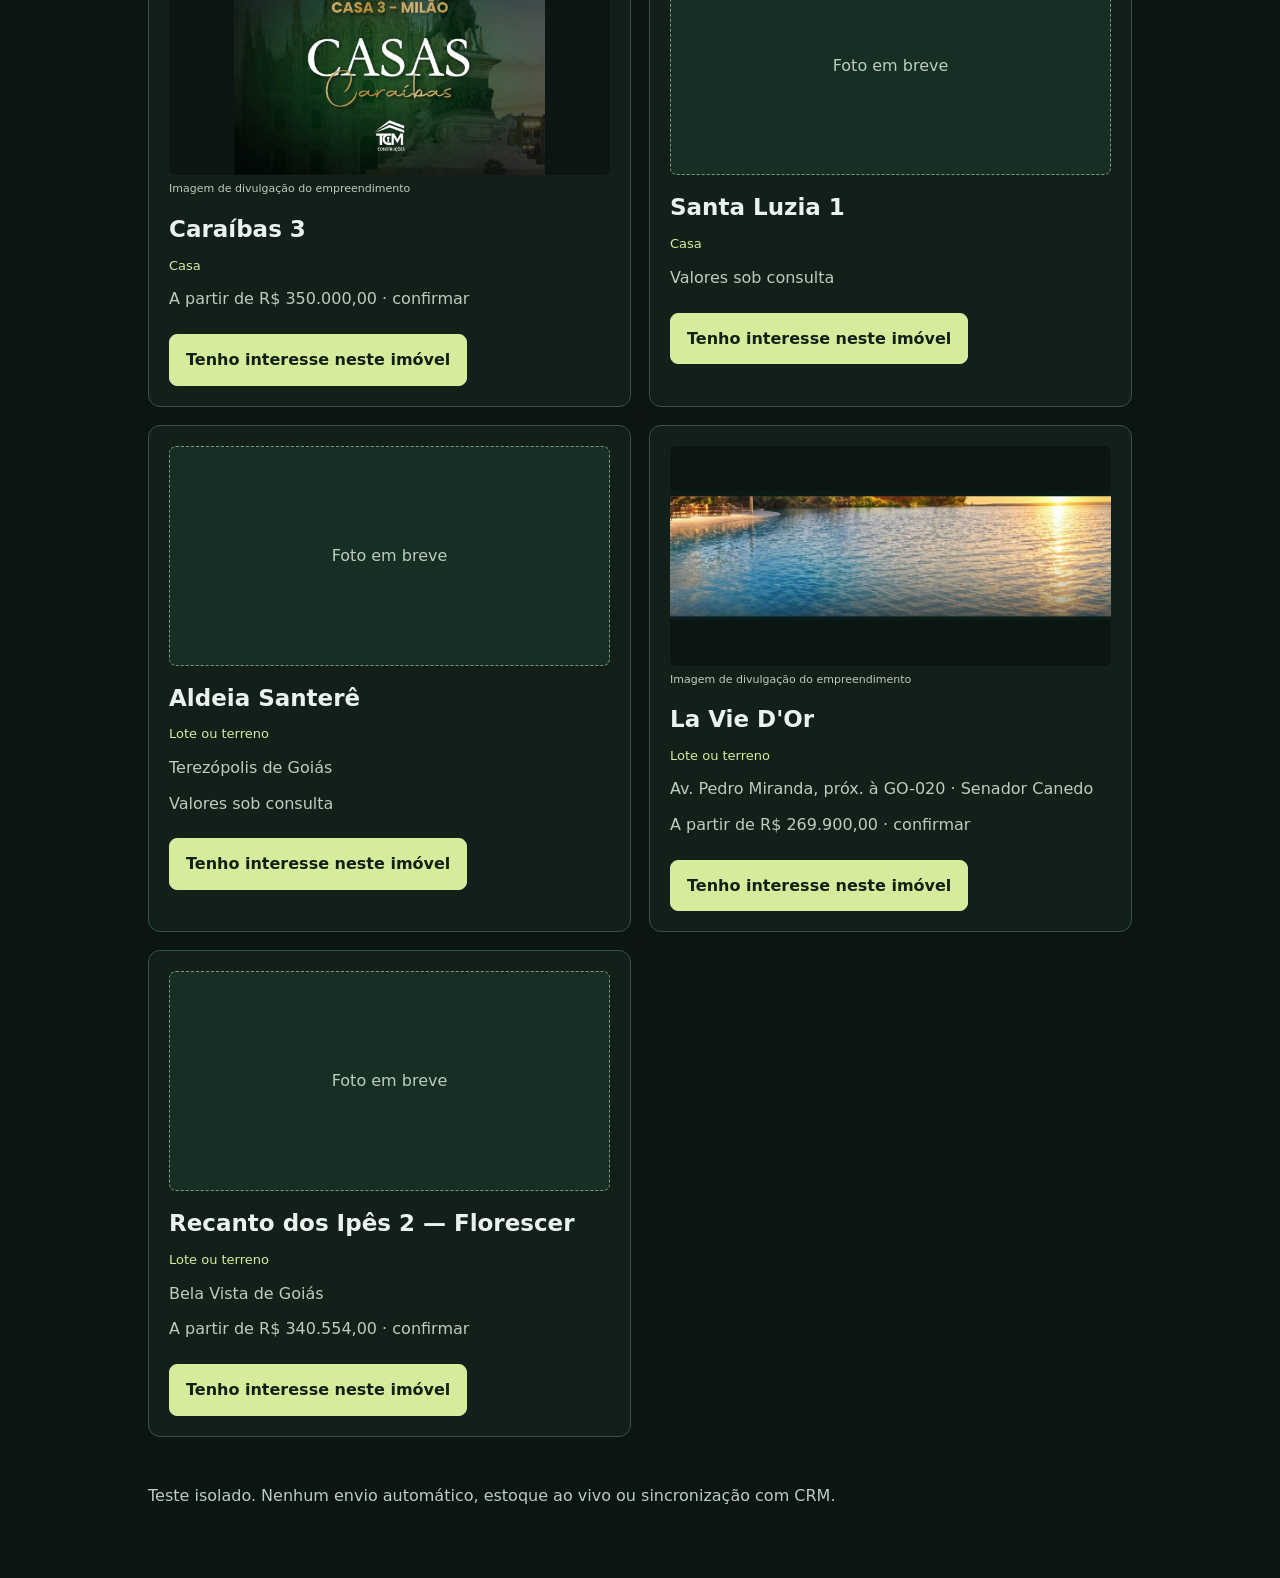
<file: interesses-piloto.html>
<!doctype html>
<html lang="pt-BR"><head><meta charset="utf-8"><meta name="viewport" content="width=device-width,initial-scale=1"><title>Interesses | Investe Canedo | Teste</title><link rel="stylesheet" href="interesses-piloto.css"></head>
<body><header><span>INVESTE CANEDO</span><b>TESTE LOCAL · SEM DISPAROS</b></header><main><h1>Encontre imóveis do seu jeito</h1><p>Este piloto usa o catálogo de teste. Preços e disponibilidade precisam de confirmação. Tempo de visualização é apenas um sinal de interesse.</p>
<section class="panel" aria-labelledby="privacy-title"><h2 id="privacy-title">Você escolhe</h2><p>Se permitir, contamos nesta aba o tempo em que um imóvel fica visível, seus cliques e a origem da campanha, para sugerir categorias de interesse. Não acompanhamos outros sites. Nada vai para um servidor ou para o CRM neste piloto.</p><p>Sem aceitar, você continua vendo o catálogo e pode informar seu interesse diretamente. Ao retirar a permissão, apagamos o histórico local desta aba.</p><div class="actions"><button id="allow">Permitir medição de interesse</button><button id="refuse" class="secondary">Continuar sem medir / apagar</button></div><p id="privacy-status" role="status">Medição desligada.</p></section>
<section class="panel" id="contact"><h2>O que você procura?</h2><label>Seu interesse confirmado<select id="declared"><option value="">Escolha se quiser</option><option value="apartamento">Apartamento</option><option value="casa">Casa</option><option value="lote">Lote ou terreno</option><option value="flat">Flat</option><option value="industrial">Área industrial</option><option value="outro">Outro</option></select></label><label class="check"><input type="checkbox" id="offer-consent"> Quero receber da Investe Canedo até uma oferta por semana pelo WhatsApp. Posso sair respondendo SAIR. Opcional, não é necessário para consultar.</label><p>Instagram, Facebook e SMS não serão usados neste piloto. O aceite só fica registrado nesta aba; o corretor precisa receber sua mensagem para registrar o atendimento.</p><div class="actions"><button id="copy">Copiar resumo para atendimento</button><a id="wa" class="button secondary" target="_blank" rel="noopener">Abrir WhatsApp</a></div><p>Copie o resumo, abra o WhatsApp e cole na conversa se quiser compartilhar. Abrir o WhatsApp não envia mensagem. Não há cadastro de telefone neste piloto.</p><textarea id="summary" readonly aria-label="Resumo para copiar"></textarea><p id="copy-status" role="status"></p></section>
<details class="panel"><summary>Conferir medição desta aba</summary><p>Um cartão por vez: o mais visível, com pelo menos 50% da área na tela. Aba oculta e mais de 30 segundos sem interação pausam a contagem. Categorias sem tipologia validada ficam fora da sugestão. Não há retomada entre abas ou dispositivos.</p><pre id="stats"></pre></details><h2>Catálogo de teste</h2><p>Use os botões do cartão para registrar uma consulta local, sem enviar dados. As imagens são materiais de divulgação dos respectivos empreendimentos e podem incluir perspectivas ilustradas. Onde ainda não há imagem adequada, mostramos "Foto em breve".</p><div id="catalog"></div><footer><p>Teste isolado. Nenhum envio automático, estoque ao vivo ou sincronização com CRM.</p></footer></main><script src="data.js"></script><script src="interesses-manifest.js"></script><script src="interesses-fotos.js"></script>
<script src="interesses-piloto.js"></script></body></html>
</file>
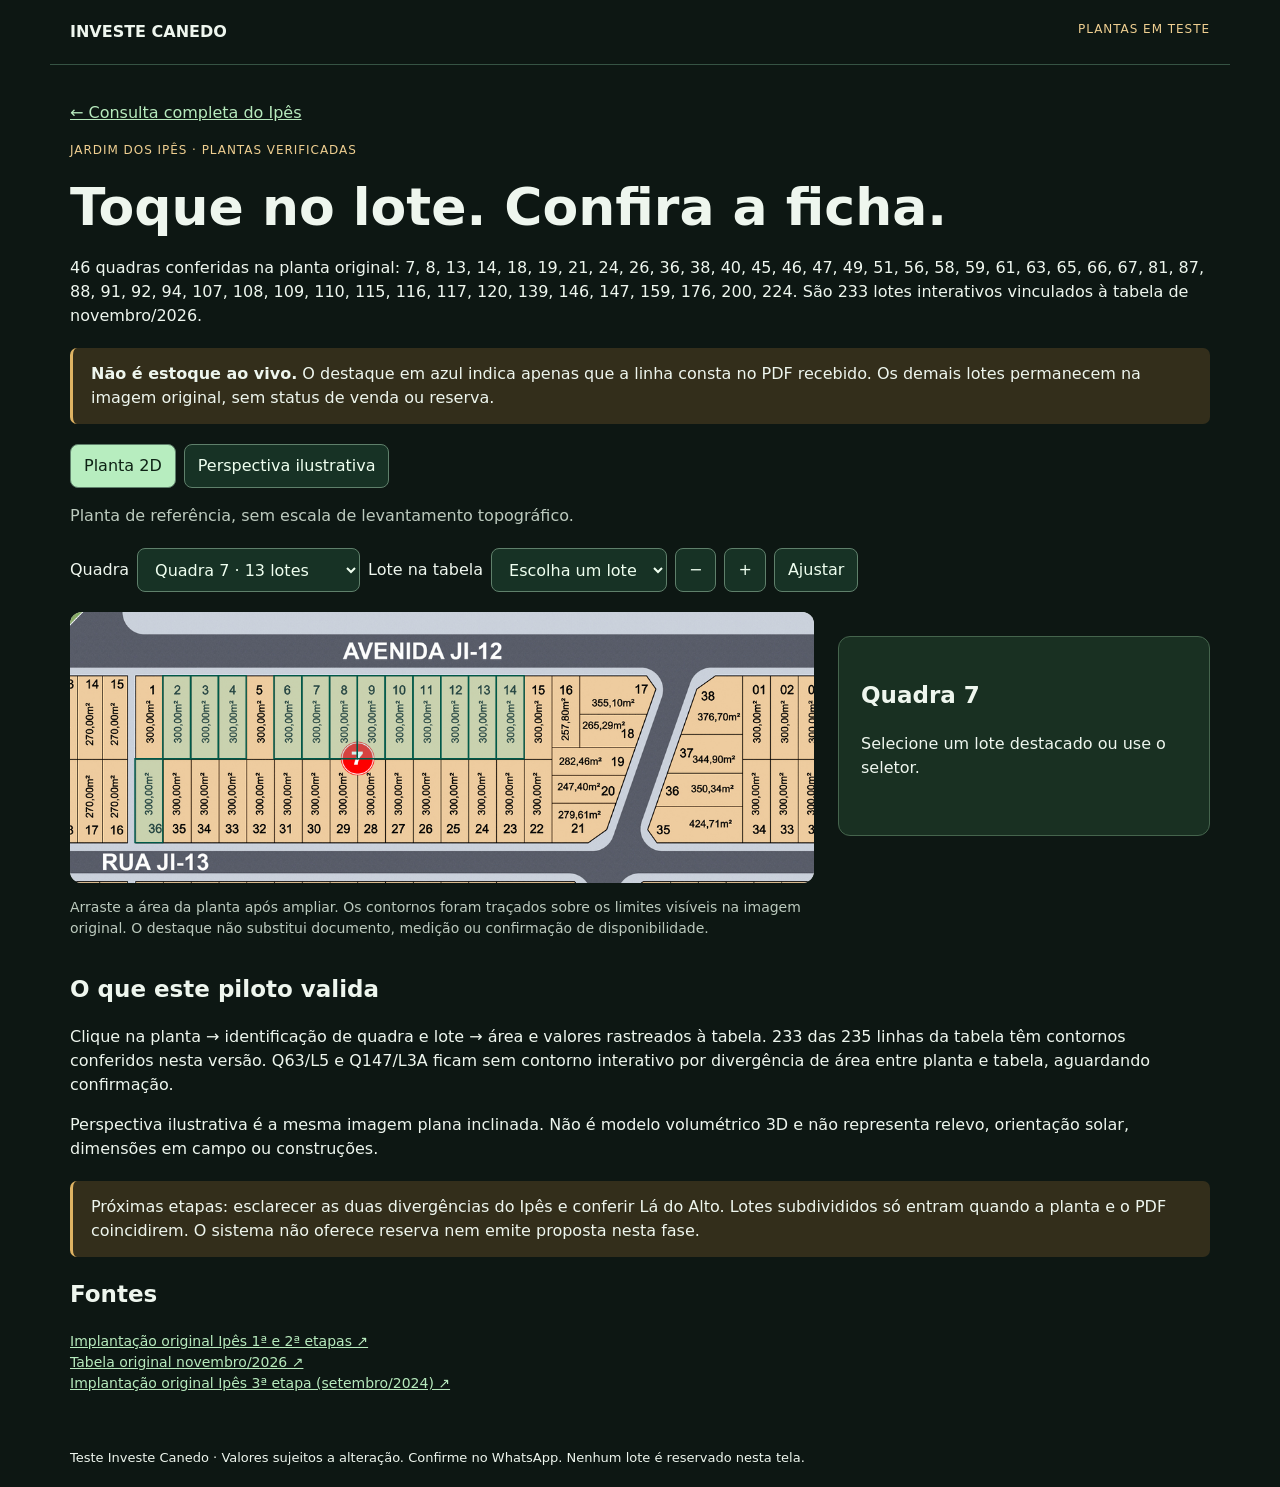
<file: ipes-piloto.html>
<!doctype html><html lang="pt-BR"><head><meta charset="utf-8"><meta name="viewport" content="width=device-width,initial-scale=1"><meta name="robots" content="noindex,nofollow"><title>Ipês | Plantas em teste | Investe Canedo</title><style>
*{box-sizing:border-box}body{background:#0d1713;color:#eef6ee;margin:0;font:16px/1.5 system-ui,sans-serif}header,main,footer{max-width:1180px;margin:auto;padding:20px}header{display:flex;justify-content:space-between;border-bottom:1px solid #365344;gap:20px}a{color:#b7eabd}.tag{color:#efcf91;letter-spacing:.08em;font-size:12px;text-transform:uppercase}h1{font-size:clamp(30px,5vw,52px);line-height:1.1;margin:20px 0}h2{font-size:23px}button,select{font:inherit;min-height:44px;border:1px solid #5f806b;background:#173225;color:#effff0;border-radius:8px;padding:9px 13px;cursor:pointer}button:focus-visible,polygon:focus-visible,select:focus-visible{outline:3px solid #f9d270;outline-offset:2px}.warn{padding:14px 18px;background:#332e1b;border-left:3px solid #deb363;border-radius:7px;margin:20px 0}.tools{display:flex;flex-wrap:wrap;gap:8px;align-items:center;margin:20px 0}.tools label{display:flex;gap:8px;align-items:center;flex-wrap:wrap}#box{background:#dbe0dc;overflow:auto;border-radius:12px;min-height:210px;max-height:600px;perspective:1400px;touch-action:pan-x pan-y}#plane{width:100%;position:relative;transform-origin:center;transition:transform .2s}#plane img{display:block;width:100%}svg{position:absolute;inset:0;width:100%;height:100%;overflow:visible}polygon{fill:#76ddd54d;stroke:#005948;stroke-width:2;cursor:pointer}polygon:hover,polygon:focus{fill:#f3cd6580;stroke:#322300;stroke-width:4}polygon[aria-pressed=true]{fill:#f1c647a0;stroke:#17130c;stroke-width:4}.perspective #plane{transform:rotateX(28deg) rotateZ(-5deg) scale(.94)}#detail{margin:24px 0;padding:22px;background:#193022;border:1px solid #45644d;border-radius:12px;min-height:200px}#detail strong{font-size:25px}.muted{color:#bccabe}.views{display:flex;gap:8px}button[aria-pressed=true]{background:#b7edbf;color:#0e2215}.cols{display:grid;grid-template-columns:2fr 1fr;gap:24px;align-items:start}.source{font-size:14px}.btn{display:inline-block;padding:10px;background:#214932;border-radius:8px}footer{font-size:13px}#detail p{margin:8px 0}@media(max-width:760px){.cols{grid-template-columns:1fr;gap:4px}header,main,footer{padding:18px}#box{min-height:160px}#detail{margin-top:18px}.tools select{max-width:100%}header{font-size:14px}}</style></head><body><header><strong>INVESTE CANEDO</strong><span class="tag">Plantas em teste</span></header><main><p><a href="nb.html#ipes">← Consulta completa do Ipês</a></p><div class="tag">Jardim dos Ipês · plantas verificadas</div><h1>Toque no lote. Confira a ficha.</h1><p>46 quadras conferidas na planta original: 7, 8, 13, 14, 18, 19, 21, 24, 26, 36, 38, 40, 45, 46, 47, 49, 51, 56, 58, 59, 61, 63, 65, 66, 67, 81, 87, 88, 91, 92, 94, 107, 108, 109, 110, 115, 116, 117, 120, 139, 146, 147, 159, 176, 200, 224. São 233 lotes interativos vinculados à tabela de novembro/2026.</p><div class="warn"><b>Não é estoque ao vivo.</b> O destaque em azul indica apenas que a linha consta no PDF recebido. Os demais lotes permanecem na imagem original, sem status de venda ou reserva.</div><div class="views"><button id="flat" aria-pressed="true">Planta 2D</button><button id="persp" aria-pressed="false">Perspectiva ilustrativa</button></div><p class="muted" id="viewnote">Planta de referência, sem escala de levantamento topográfico.</p><div class="tools"><label>Quadra <select id="block"></select></label><label>Lote na tabela <select id="lot"></select></label><button id="minus" aria-label="Reduzir planta">−</button><button id="plus" aria-label="Ampliar planta">+</button><button id="reset">Ajustar</button></div><div class="cols"><section><div id="box"><div id="plane"><img src="ipes-assets/quadra7.png" alt="Recorte original da quadra 7: Avenida JI-12 acima, Rua JI-13 abaixo"><svg id="polygons"></svg></div></div><p class="muted source">Arraste a área da planta após ampliar. Os contornos foram traçados sobre os limites visíveis na imagem original. O destaque não substitui documento, medição ou confirmação de disponibilidade.</p></section><section id="detail" aria-live="polite"><h2>Selecione um lote</h2><p>Toque na área azul da planta ou escolha no seletor acima.</p></section></div><section><h2>O que este piloto valida</h2><p>Clique na planta → identificação de quadra e lote → área e valores rastreados à tabela. 233 das 235 linhas da tabela têm contornos conferidos nesta versão. Q63/L5 e Q147/L3A ficam sem contorno interativo por divergência de área entre planta e tabela, aguardando confirmação.</p><p>Perspectiva ilustrativa é a mesma imagem plana inclinada. Não é modelo volumétrico 3D e não representa relevo, orientação solar, dimensões em campo ou construções.</p><div class="warn">Próximas etapas: esclarecer as duas divergências do Ipês e conferir Lá do Alto. Lotes subdivididos só entram quando a planta e o PDF coincidirem. O sistema não oferece reserva nem emite proposta nesta fase.</div><h2>Fontes</h2><p class="source"><a href="https://drive.google.com/file/d/1IN7L_n5x7HON7oP-3zyyYwnXTqCltm_X/view?usp=drivesdk&authuser=investindonocanedo%40gmail.com" target="_blank" rel="noopener">Implantação original Ipês 1ª e 2ª etapas ↗</a><br><a href="nb-assets/tabelas/TABELA_JARDIM_DOS_IPES_NOVEMBRO2026.pdf" target="_blank" rel="noopener">Tabela original novembro/2026 ↗</a><br><a href="https://drive.google.com/file/d/1Wd2flERlSaxR5nyYjCwnSBTkYlJ2hw1-/view?usp=drivesdk&amp;authuser=papocerio%40gmail.com" target="_blank" rel="noopener">Implantação original Ipês 3ª etapa (setembro/2024) ↗</a></p></section></main><footer>Teste Investe Canedo · Valores sujeitos a alteração. Confirme no WhatsApp. Nenhum lote é reservado nesta tela.</footer><script src="ipes-piloto.js"></script></body></html>
</file>
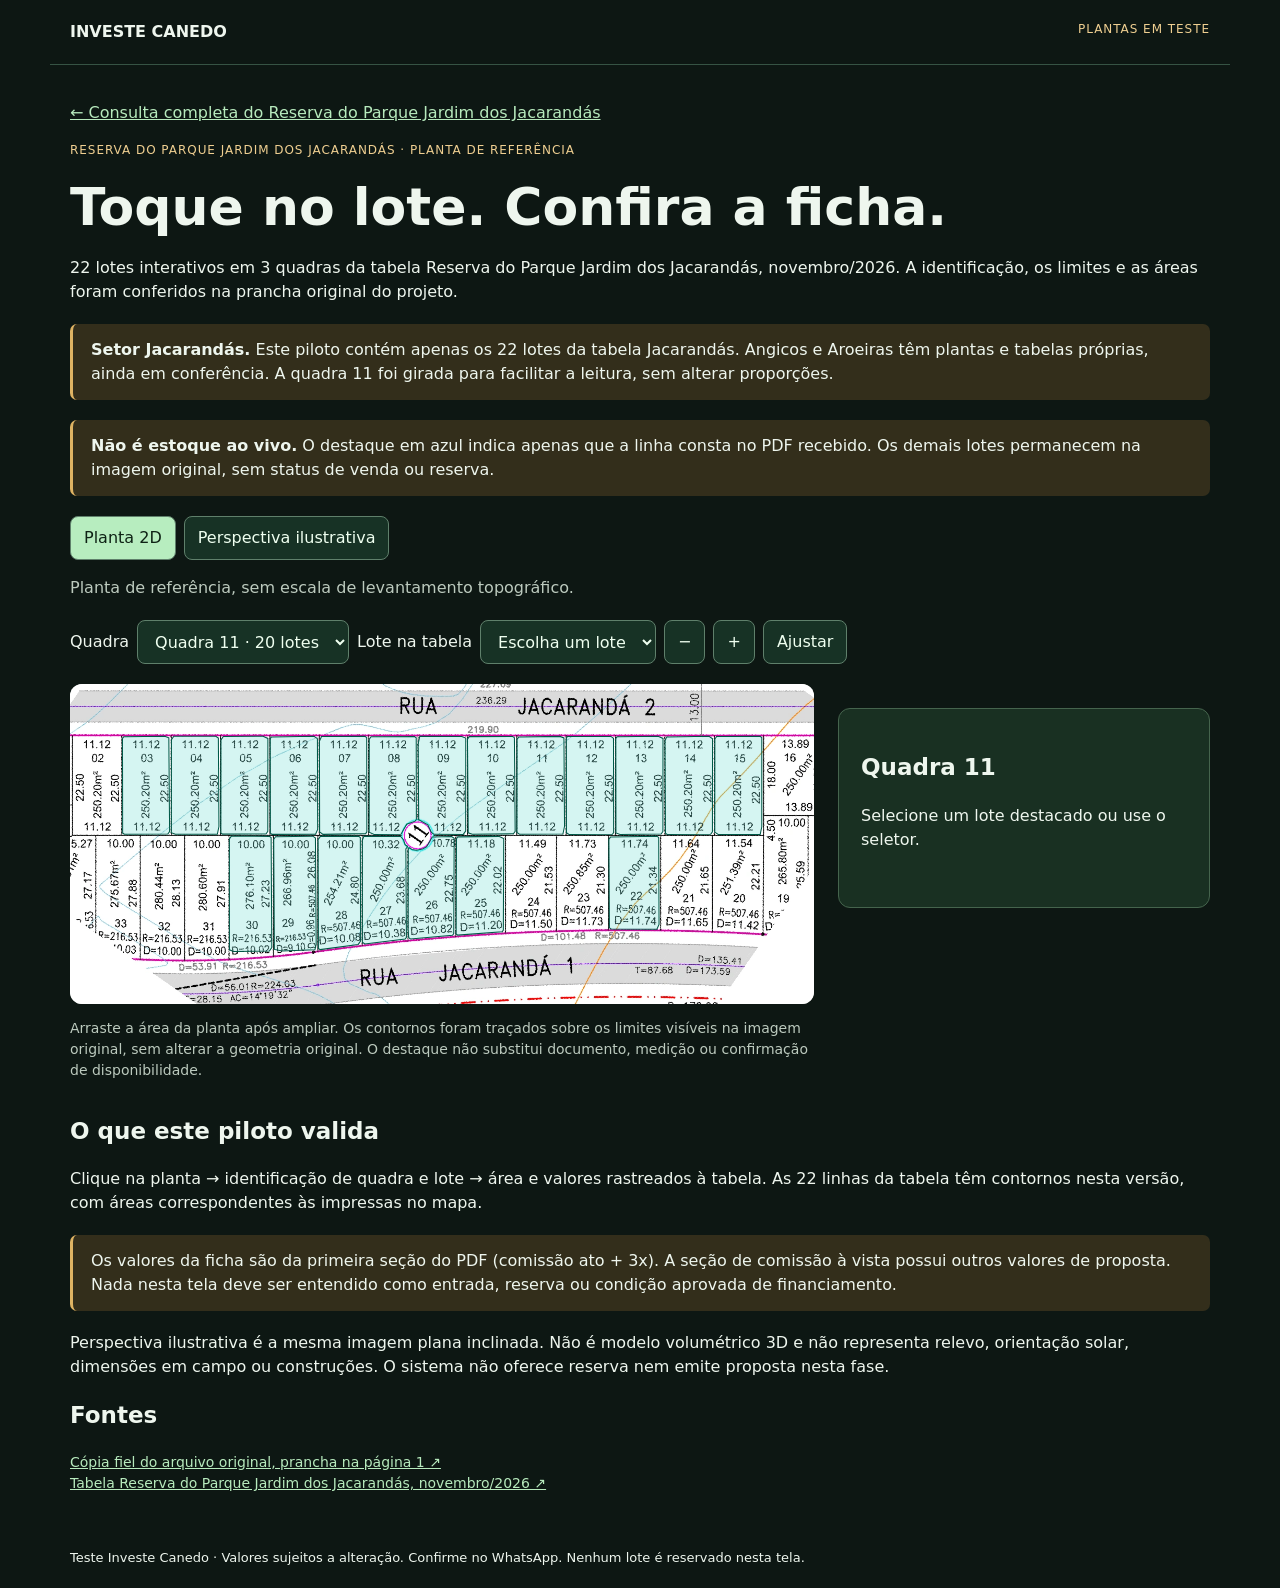
<file: jacarandas-piloto.html>
<!doctype html><html lang="pt-BR"><head><meta charset="utf-8"><meta name="viewport" content="width=device-width,initial-scale=1"><meta name="robots" content="noindex,nofollow"><title>Reserva do Parque Jardim dos Jacarandás | Plantas em teste | Investe Canedo</title><style>
*{box-sizing:border-box}body{background:#0d1713;color:#eef6ee;margin:0;font:16px/1.5 system-ui,sans-serif}header,main,footer{max-width:1180px;margin:auto;padding:20px}header{display:flex;justify-content:space-between;border-bottom:1px solid #365344;gap:20px}a{color:#b7eabd}.tag{color:#efcf91;letter-spacing:.08em;font-size:12px;text-transform:uppercase}h1{font-size:clamp(30px,5vw,52px);line-height:1.1;margin:20px 0}h2{font-size:23px}button,select{font:inherit;min-height:44px;border:1px solid #5f806b;background:#173225;color:#effff0;border-radius:8px;padding:9px 13px;cursor:pointer}button:focus-visible,polygon:focus-visible,select:focus-visible{outline:3px solid #f9d270;outline-offset:2px}.warn{padding:14px 18px;background:#332e1b;border-left:3px solid #deb363;border-radius:7px;margin:20px 0}.tools{display:flex;flex-wrap:wrap;gap:8px;align-items:center;margin:20px 0}.tools label{display:flex;gap:8px;align-items:center;flex-wrap:wrap}#box{background:#dbe0dc;overflow:auto;border-radius:12px;min-height:210px;max-height:600px;perspective:1400px;touch-action:pan-x pan-y}#plane{width:100%;position:relative;transform-origin:center;transition:transform .2s}#plane img{display:block;width:100%}svg{position:absolute;inset:0;width:100%;height:100%;overflow:visible}polygon{fill:#76ddd54d;stroke:#005948;stroke-width:2;cursor:pointer}polygon:hover,polygon:focus{fill:#f3cd6580;stroke:#322300;stroke-width:4}polygon[aria-pressed=true]{fill:#f1c647a0;stroke:#17130c;stroke-width:4}.perspective #plane{transform:rotateX(28deg) rotateZ(-5deg) scale(.94)}#detail{margin:24px 0;padding:22px;background:#193022;border:1px solid #45644d;border-radius:12px;min-height:200px}#detail strong{font-size:25px}.muted{color:#bccabe}.views{display:flex;gap:8px}button[aria-pressed=true]{background:#b7edbf;color:#0e2215}.cols{display:grid;grid-template-columns:2fr 1fr;gap:24px;align-items:start}.source{font-size:14px}.btn{display:inline-block;padding:10px;background:#214932;border-radius:8px}footer{font-size:13px}#detail p{margin:8px 0}@media(max-width:760px){.cols{grid-template-columns:1fr;gap:4px}header,main,footer{padding:18px}#box{min-height:160px}#detail{margin-top:18px}.tools select{max-width:100%}header{font-size:14px}}</style></head><body><header><strong>INVESTE CANEDO</strong><span class="tag">Plantas em teste</span></header><main><p><a href="nb.html#canedo">← Consulta completa do Reserva do Parque Jardim dos Jacarandás</a></p><div class="tag">Reserva do Parque Jardim dos Jacarandás · planta de referência</div><h1>Toque no lote. Confira a ficha.</h1><p>22 lotes interativos em 3 quadras da tabela Reserva do Parque Jardim dos Jacarandás, novembro/2026. A identificação, os limites e as áreas foram conferidos na prancha original do projeto.</p><div class="warn"><b>Setor Jacarandás.</b> Este piloto contém apenas os 22 lotes da tabela Jacarandás. Angicos e Aroeiras têm plantas e tabelas próprias, ainda em conferência. A quadra 11 foi girada para facilitar a leitura, sem alterar proporções.</div><div class="warn"><b>Não é estoque ao vivo.</b> O destaque em azul indica apenas que a linha consta no PDF recebido. Os demais lotes permanecem na imagem original, sem status de venda ou reserva.</div><div class="views"><button id="flat" aria-pressed="true">Planta 2D</button><button id="persp" aria-pressed="false">Perspectiva ilustrativa</button></div><p class="muted" id="viewnote">Planta de referência, sem escala de levantamento topográfico.</p><div class="tools"><label>Quadra <select id="block"></select></label><label>Lote na tabela <select id="lot"></select></label><button id="minus" aria-label="Reduzir planta">−</button><button id="plus" aria-label="Ampliar planta">+</button><button id="reset">Ajustar</button></div><div class="cols"><section><div id="box"><div id="plane"><img src="jacarandas-assets/quadra11.webp" alt="Recorte da implantação original da quadra 1"><svg id="polygons"></svg></div></div><p class="muted source">Arraste a área da planta após ampliar. Os contornos foram traçados sobre os limites visíveis na imagem original, sem alterar a geometria original. O destaque não substitui documento, medição ou confirmação de disponibilidade.</p></section><section id="detail" aria-live="polite"><h2>Selecione um lote</h2><p>Toque na área azul da planta ou escolha no seletor acima.</p></section></div><section><h2>O que este piloto valida</h2><p>Clique na planta → identificação de quadra e lote → área e valores rastreados à tabela. As 22 linhas da tabela têm contornos nesta versão, com áreas correspondentes às impressas no mapa.</p><div class="warn">Os valores da ficha são da primeira seção do PDF (comissão ato + 3x). A seção de comissão à vista possui outros valores de proposta. Nada nesta tela deve ser entendido como entrada, reserva ou condição aprovada de financiamento.</div><p>Perspectiva ilustrativa é a mesma imagem plana inclinada. Não é modelo volumétrico 3D e não representa relevo, orientação solar, dimensões em campo ou construções. O sistema não oferece reserva nem emite proposta nesta fase.</p><h2>Fontes</h2><p class="source"><a href="nb-assets/pranchas-canedo/PRANCHA_ORIGINAL_JACARANDAS.pdf#page=1" target="_blank" rel="noopener">Cópia fiel do arquivo original, prancha na página 1 ↗</a><br><a href="nb-assets/tabelas/TABELA_JACARANDAS_NOVEMBRO2026.pdf" target="_blank" rel="noopener">Tabela Reserva do Parque Jardim dos Jacarandás, novembro/2026 ↗</a></p></section></main><footer>Teste Investe Canedo · Valores sujeitos a alteração. Confirme no WhatsApp. Nenhum lote é reservado nesta tela.</footer><script src="jacarandas-piloto.js"></script></body></html>
</file>
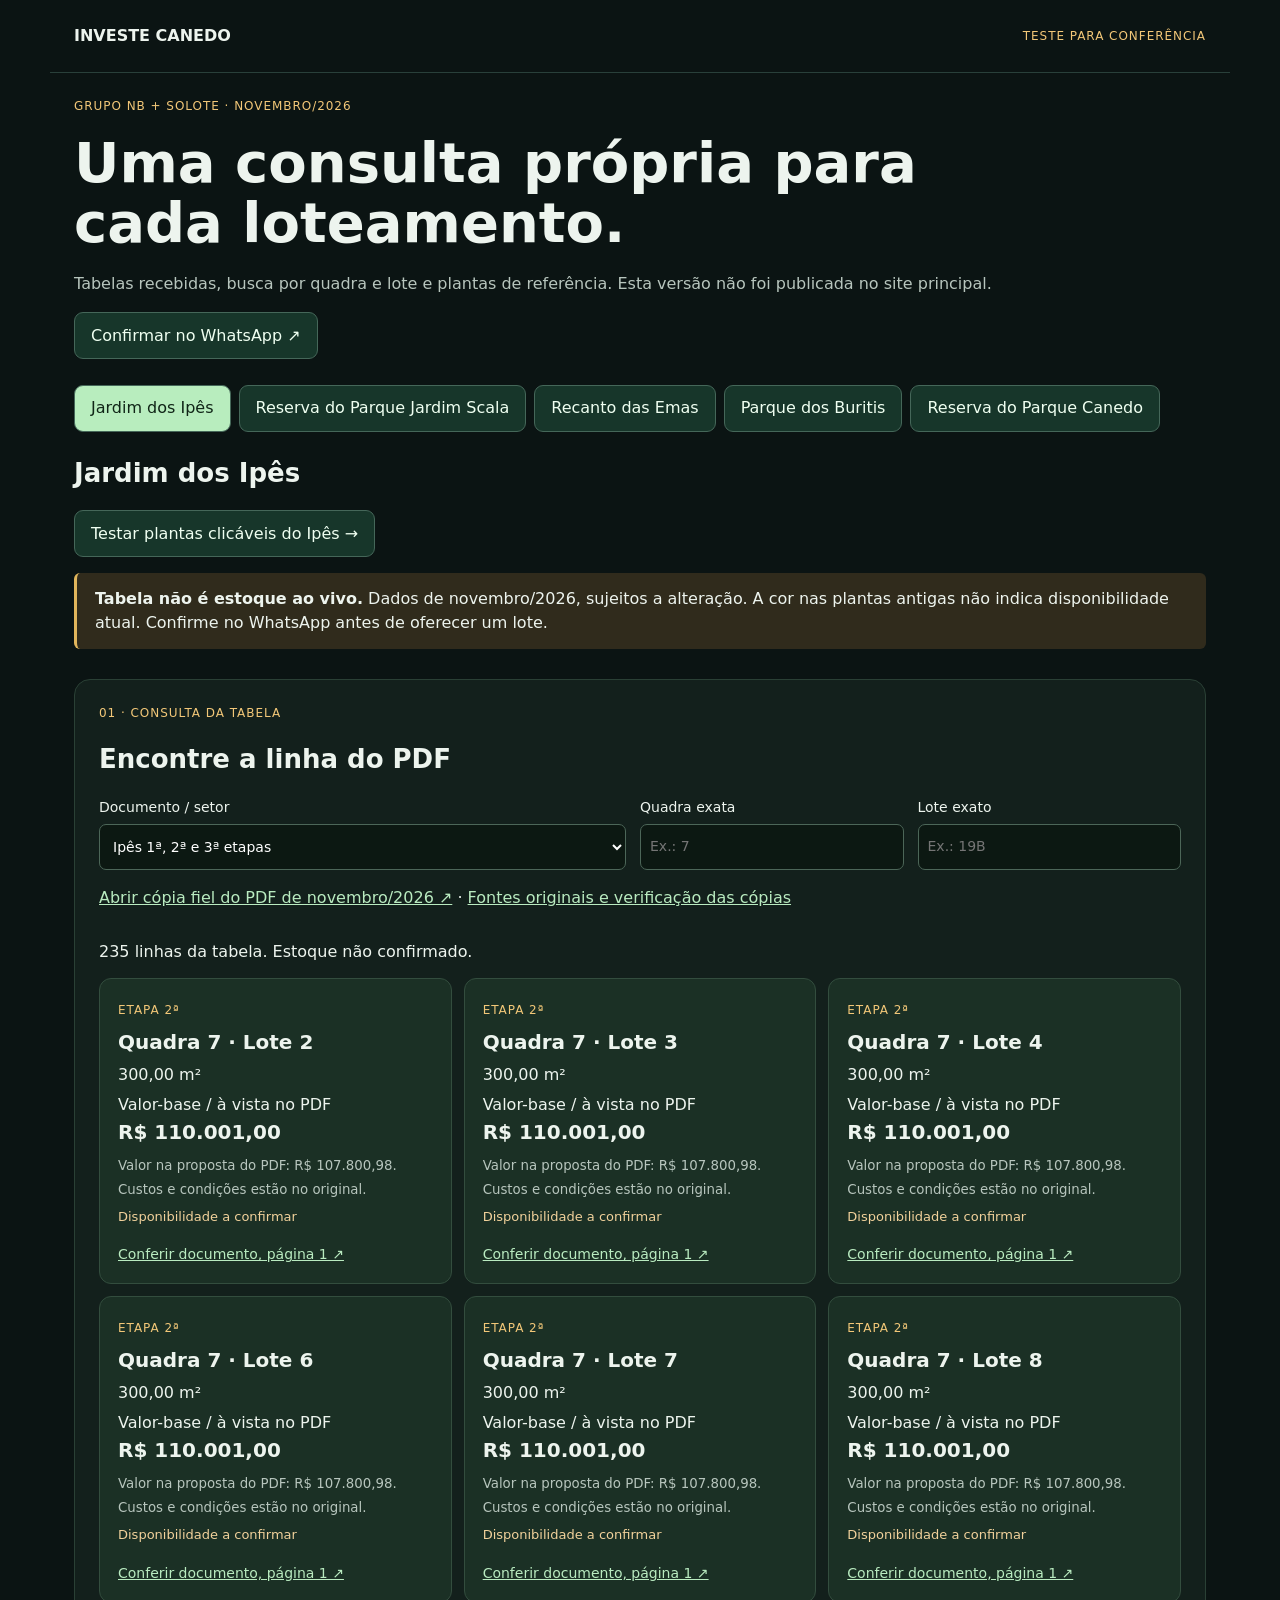
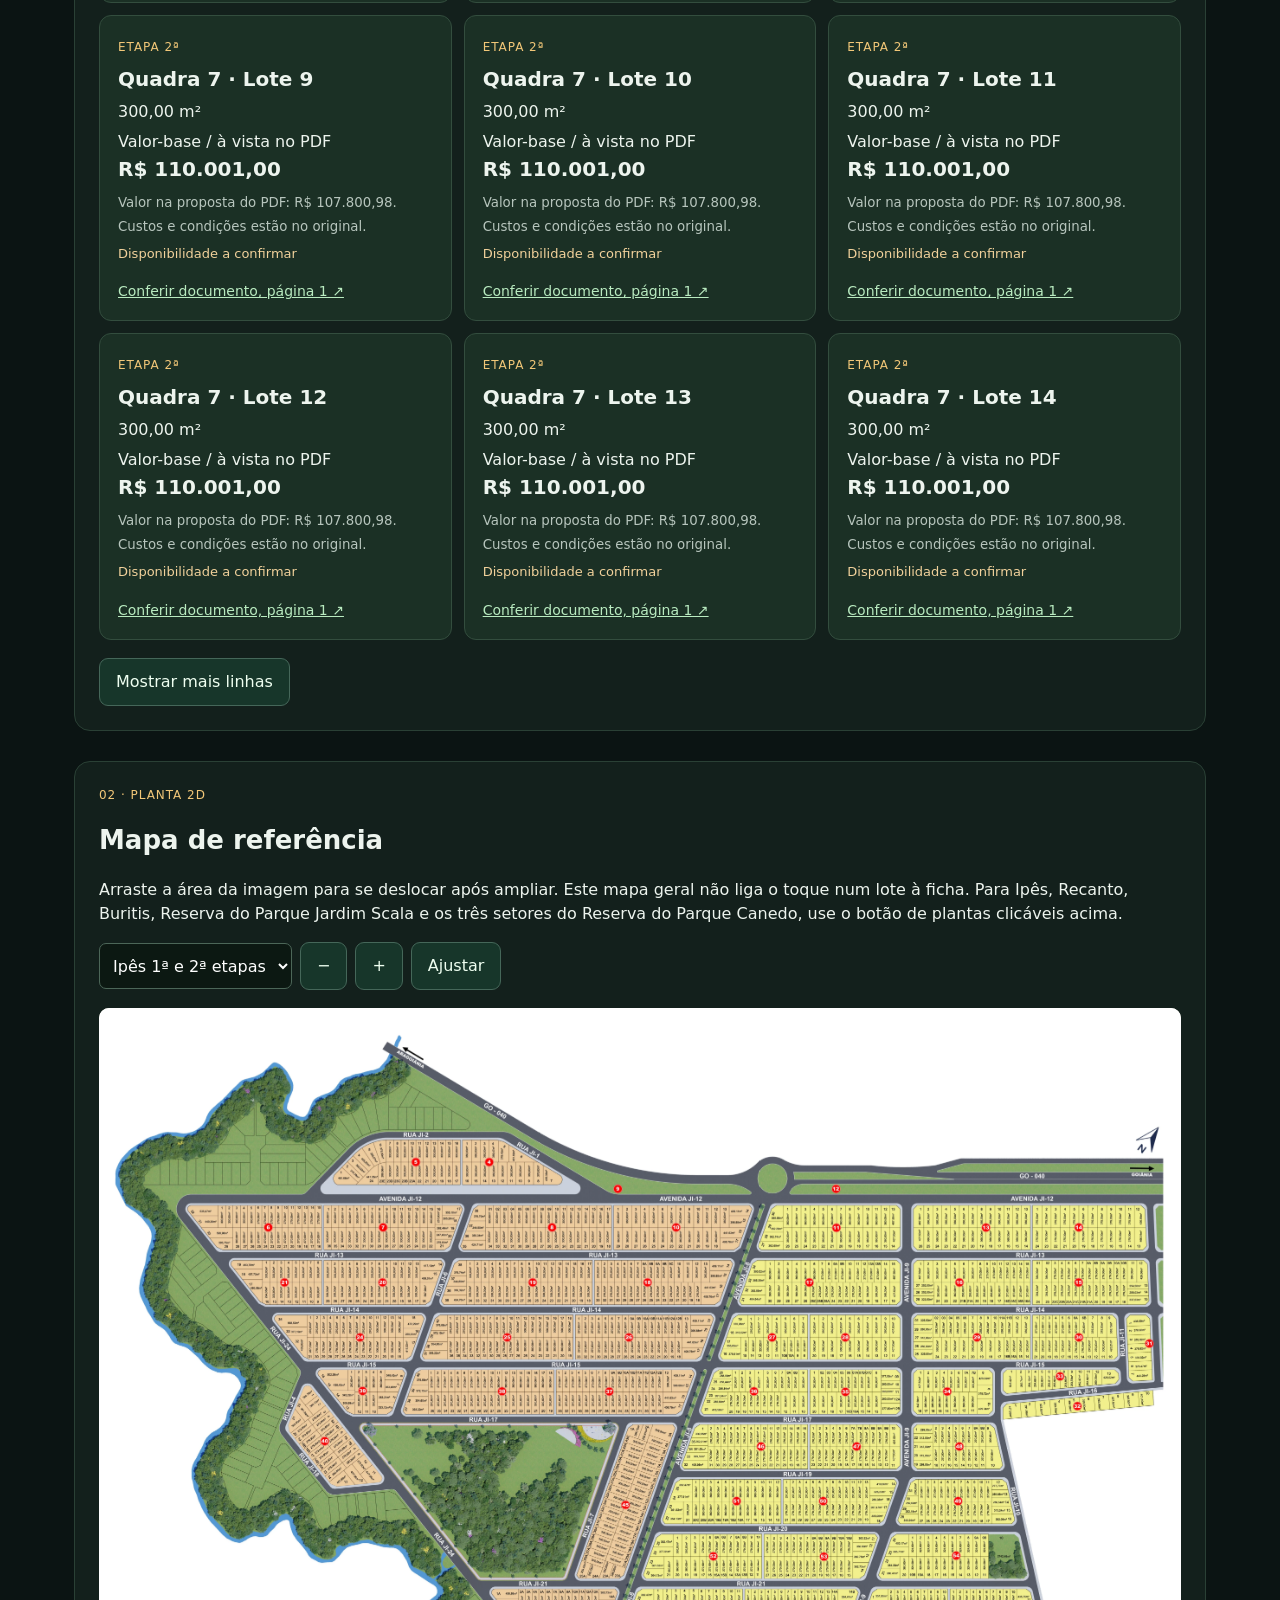
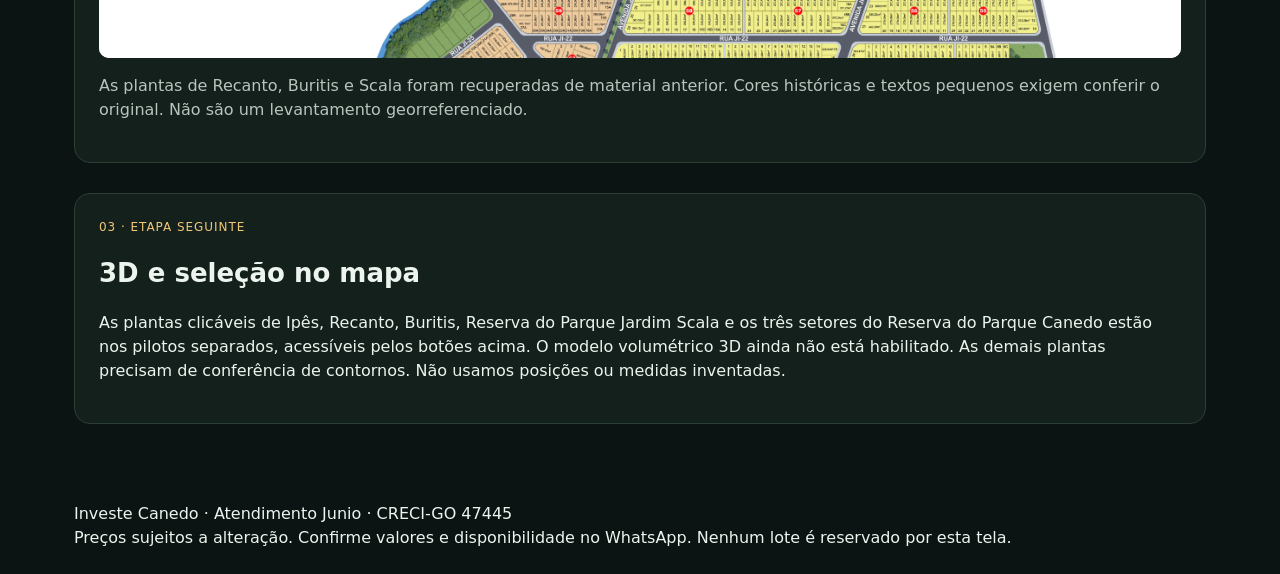
<file: nb.html>
<!DOCTYPE html><html lang="pt-BR"><meta charset="utf-8"><meta name="viewport" content="width=device-width,initial-scale=1"><meta name="robots" content="noindex,nofollow"><title>Investe Canedo | NB em teste</title><style>
*{box-sizing:border-box}body{margin:0;background:#0b1413;color:#edf4ee;font:16px/1.5 system-ui,sans-serif}header,main,footer{max-width:1180px;margin:auto;padding:24px}header{display:flex;justify-content:space-between;align-items:center;gap:16px;border-bottom:1px solid #29403a}a{color:#b9ebc0}button,select,input{font:inherit}button,a.btn{cursor:pointer;border:1px solid #456759;background:#17362a;color:#effff1;padding:11px 16px;border-radius:9px;text-decoration:none}a.btn{display:inline-flex;align-items:center;justify-content:center;max-width:100%;min-width:0;min-height:46px;white-space:normal;overflow-wrap:anywhere;line-height:1.45;vertical-align:middle}nav button{max-width:100%;white-space:normal;overflow-wrap:anywhere;line-height:1.4}header,main,footer,section,#view{min-width:0}button[aria-current=true]{background:#b8edbe;color:#102517}nav{display:flex;gap:8px;flex-wrap:wrap;margin:26px 0}small,.muted{color:#b7c5bd}.tag{font-size:12px;letter-spacing:.08em;text-transform:uppercase;color:#f2c778}h1{font-size:clamp(30px,6vw,56px);line-height:1.08;max-width:900px;margin:18px 0}h2{font-size:26px;line-height:1.2}section{margin:30px 0;padding:24px;background:#13201c;border:1px solid #2a4035;border-radius:16px}.warning{border-left:3px solid #e1b65c;padding:14px 18px;background:#302b1c;border-radius:6px}.controls{display:grid;grid-template-columns:2fr 1fr 1fr;gap:14px}label{display:flex;flex-direction:column;gap:6px;font-size:14px}select,input{width:100%;min-height:46px;border:1px solid #4c6658;border-radius:7px;padding:9px;background:#0c1812;color:#fff}.rows{display:grid;grid-template-columns:repeat(3,minmax(0,1fr));gap:12px}.lot{padding:18px;background:#1b3025;border:1px solid #334d3e;border-radius:12px}.lot b{font-size:20px}.lot p{margin:6px 0}.lot a{display:block;margin-top:12px;font-size:14px}.mapwrap{overflow:auto;max-height:650px;background:#e8eadd;border-radius:10px;margin-top:18px;touch-action:pan-x pan-y}.mapwrap img{display:block;width:100%;max-width:none;transition:width .15s}.toolbar{display:flex;gap:8px;flex-wrap:wrap;align-items:center}.toolbar select{width:auto;max-width:100%}.count{padding:14px 0}.status{display:inline-block;color:#f1d19b;font-size:13px}.blank{padding:30px;border:1px dashed #60715f;border-radius:8px}.footer{font-size:13px}.linkrow{display:flex;gap:16px;flex-wrap:wrap}button:focus-visible,a:focus-visible,input:focus-visible,select:focus-visible{outline:3px solid #f6cf72;outline-offset:3px}@media(max-width:720px){header,main,footer{padding:18px}header{align-items:flex-start}section{padding:17px}.controls{grid-template-columns:1fr 1fr}.controls label:first-child{grid-column:1/-1}.rows{grid-template-columns:1fr}nav button{padding:9px 11px;font-size:14px}.mapwrap{max-height:440px}h2{font-size:23px}}</style>
<header><strong>INVESTE CANEDO</strong><span class="tag">Teste para conferência</span></header><main><div class="tag">Grupo NB + Solote · novembro/2026</div><h1>Uma consulta própria para cada loteamento.</h1><p class="muted">Tabelas recebidas, busca por quadra e lote e plantas de referência. Esta versão não foi publicada no site principal.</p><p><a class="btn" href="https://wa.me/5562981428585?text=Ol%C3%A1%2C+Junio.+Estou+consultando+o+m%C3%B3dulo+NB+na+Investe+Canedo+e+quero+confirmar+valores+e+disponibilidade+de+um+lote." target="_blank" rel="noopener">Confirmar no WhatsApp ↗</a></p><nav id="nav"></nav><div id="view"></div></main><footer>Investe Canedo · Atendimento Junio · CRECI-GO 47445<br>Preços sujeitos a alteração. Confirme valores e disponibilidade no WhatsApp. Nenhum lote é reservado por esta tela.</footer><script src="nb-app.js"></script></html>
</file>
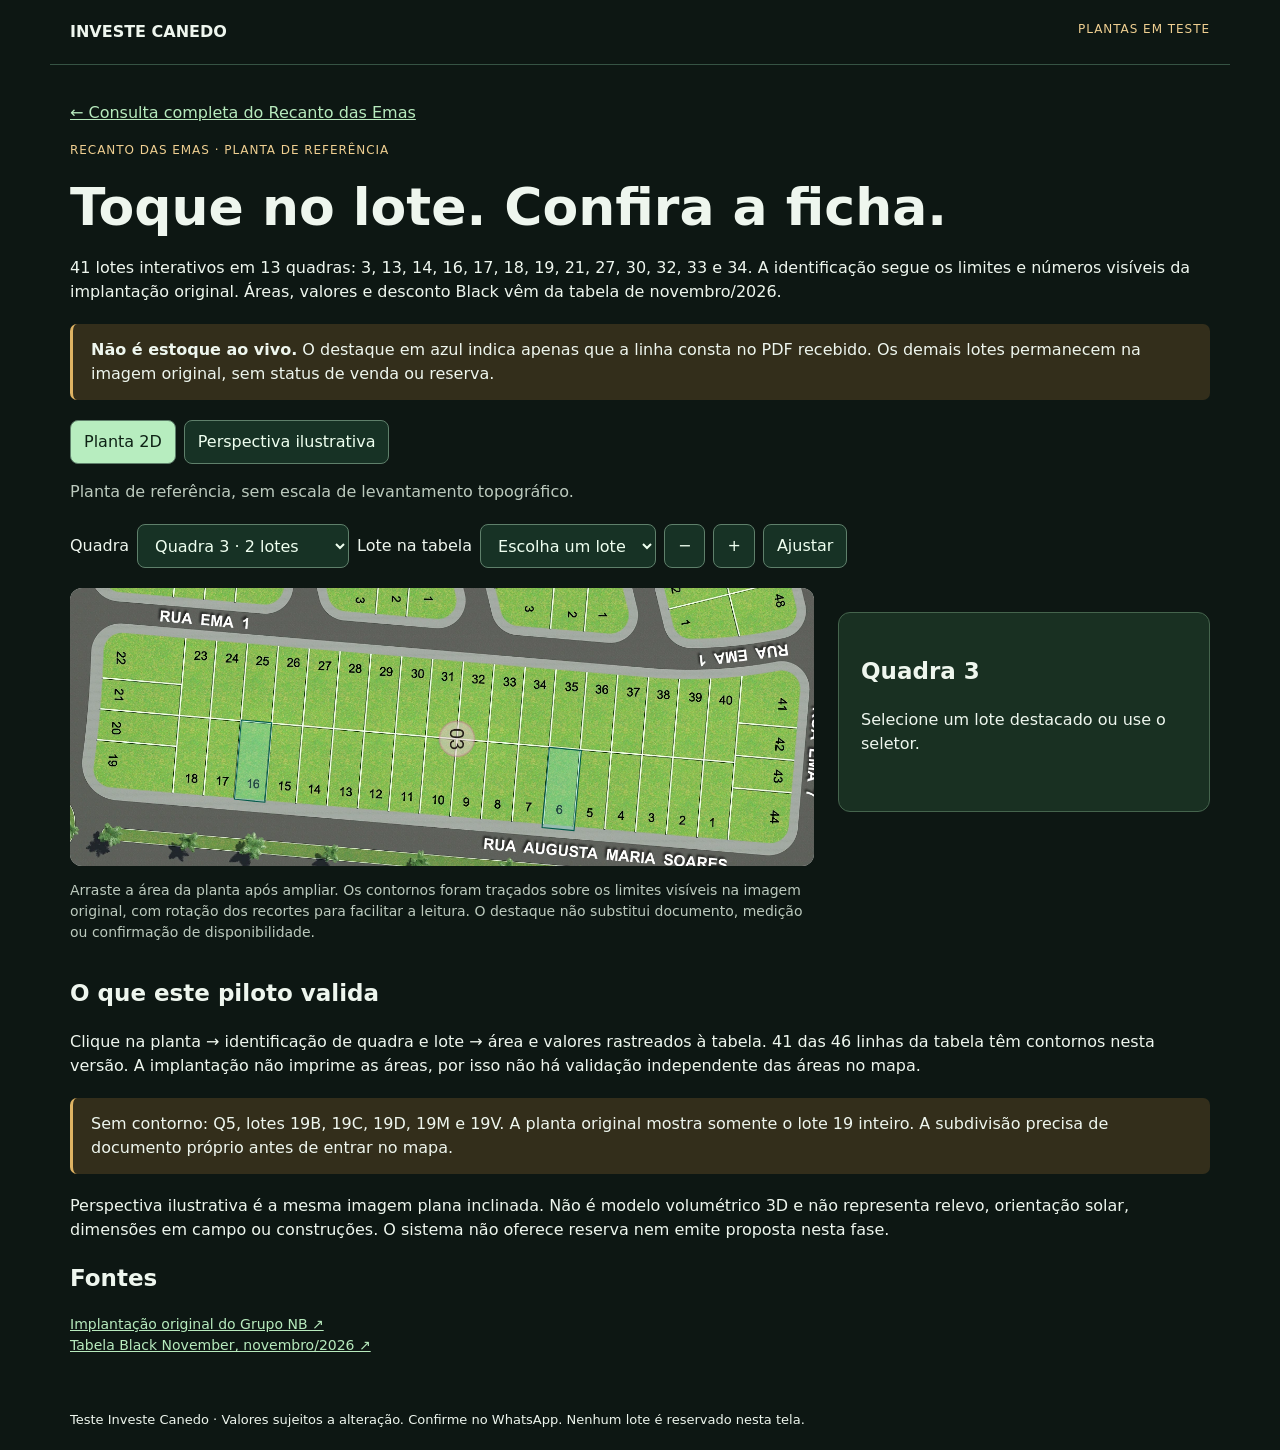
<file: recanto-piloto.html>
<!doctype html><html lang="pt-BR"><head><meta charset="utf-8"><meta name="viewport" content="width=device-width,initial-scale=1"><meta name="robots" content="noindex,nofollow"><title>Recanto das Emas | Plantas em teste | Investe Canedo</title><style>
*{box-sizing:border-box}body{background:#0d1713;color:#eef6ee;margin:0;font:16px/1.5 system-ui,sans-serif}header,main,footer{max-width:1180px;margin:auto;padding:20px}header{display:flex;justify-content:space-between;border-bottom:1px solid #365344;gap:20px}a{color:#b7eabd}.tag{color:#efcf91;letter-spacing:.08em;font-size:12px;text-transform:uppercase}h1{font-size:clamp(30px,5vw,52px);line-height:1.1;margin:20px 0}h2{font-size:23px}button,select{font:inherit;min-height:44px;border:1px solid #5f806b;background:#173225;color:#effff0;border-radius:8px;padding:9px 13px;cursor:pointer}button:focus-visible,polygon:focus-visible,select:focus-visible{outline:3px solid #f9d270;outline-offset:2px}.warn{padding:14px 18px;background:#332e1b;border-left:3px solid #deb363;border-radius:7px;margin:20px 0}.tools{display:flex;flex-wrap:wrap;gap:8px;align-items:center;margin:20px 0}.tools label{display:flex;gap:8px;align-items:center;flex-wrap:wrap}#box{background:#dbe0dc;overflow:auto;border-radius:12px;min-height:210px;max-height:600px;perspective:1400px;touch-action:pan-x pan-y}#plane{width:100%;position:relative;transform-origin:center;transition:transform .2s}#plane img{display:block;width:100%}svg{position:absolute;inset:0;width:100%;height:100%;overflow:visible}polygon{fill:#76ddd54d;stroke:#005948;stroke-width:2;cursor:pointer}polygon:hover,polygon:focus{fill:#f3cd6580;stroke:#322300;stroke-width:4}polygon[aria-pressed=true]{fill:#f1c647a0;stroke:#17130c;stroke-width:4}.perspective #plane{transform:rotateX(28deg) rotateZ(-5deg) scale(.94)}#detail{margin:24px 0;padding:22px;background:#193022;border:1px solid #45644d;border-radius:12px;min-height:200px}#detail strong{font-size:25px}.muted{color:#bccabe}.views{display:flex;gap:8px}button[aria-pressed=true]{background:#b7edbf;color:#0e2215}.cols{display:grid;grid-template-columns:2fr 1fr;gap:24px;align-items:start}.source{font-size:14px}.btn{display:inline-block;padding:10px;background:#214932;border-radius:8px}footer{font-size:13px}#detail p{margin:8px 0}@media(max-width:760px){.cols{grid-template-columns:1fr;gap:4px}header,main,footer{padding:18px}#box{min-height:160px}#detail{margin-top:18px}.tools select{max-width:100%}header{font-size:14px}}</style></head><body><header><strong>INVESTE CANEDO</strong><span class="tag">Plantas em teste</span></header><main><p><a href="nb.html#recanto">← Consulta completa do Recanto das Emas</a></p><div class="tag">Recanto das Emas · planta de referência</div><h1>Toque no lote. Confira a ficha.</h1><p>41 lotes interativos em 13 quadras: 3, 13, 14, 16, 17, 18, 19, 21, 27, 30, 32, 33 e 34. A identificação segue os limites e números visíveis da implantação original. Áreas, valores e desconto Black vêm da tabela de novembro/2026.</p><div class="warn"><b>Não é estoque ao vivo.</b> O destaque em azul indica apenas que a linha consta no PDF recebido. Os demais lotes permanecem na imagem original, sem status de venda ou reserva.</div><div class="views"><button id="flat" aria-pressed="true">Planta 2D</button><button id="persp" aria-pressed="false">Perspectiva ilustrativa</button></div><p class="muted" id="viewnote">Planta de referência, sem escala de levantamento topográfico.</p><div class="tools"><label>Quadra <select id="block"></select></label><label>Lote na tabela <select id="lot"></select></label><button id="minus" aria-label="Reduzir planta">−</button><button id="plus" aria-label="Ampliar planta">+</button><button id="reset">Ajustar</button></div><div class="cols"><section><div id="box"><div id="plane"><img src="recanto-assets/quadra3.webp" alt="Recorte da implantação original da quadra 3"><svg id="polygons"></svg></div></div><p class="muted source">Arraste a área da planta após ampliar. Os contornos foram traçados sobre os limites visíveis na imagem original, com rotação dos recortes para facilitar a leitura. O destaque não substitui documento, medição ou confirmação de disponibilidade.</p></section><section id="detail" aria-live="polite"><h2>Selecione um lote</h2><p>Toque na área azul da planta ou escolha no seletor acima.</p></section></div><section><h2>O que este piloto valida</h2><p>Clique na planta → identificação de quadra e lote → área e valores rastreados à tabela. 41 das 46 linhas da tabela têm contornos nesta versão. A implantação não imprime as áreas, por isso não há validação independente das áreas no mapa.</p><div class="warn">Sem contorno: Q5, lotes 19B, 19C, 19D, 19M e 19V. A planta original mostra somente o lote 19 inteiro. A subdivisão precisa de documento próprio antes de entrar no mapa.</div><p>Perspectiva ilustrativa é a mesma imagem plana inclinada. Não é modelo volumétrico 3D e não representa relevo, orientação solar, dimensões em campo ou construções. O sistema não oferece reserva nem emite proposta nesta fase.</p><h2>Fontes</h2><p class="source"><a href="https://gruponb.com.br/wp-content/uploads/2025/11/implantacao-recanto-das-emas.pdf" target="_blank" rel="noopener">Implantação original do Grupo NB ↗</a><br><a href="nb-assets/tabelas/TABELA_RECANTO_DAS_EMAS_BLACK_NOVEMBER_NOVEMBRO2026.pdf" target="_blank" rel="noopener">Tabela Black November, novembro/2026 ↗</a></p></section></main><footer>Teste Investe Canedo · Valores sujeitos a alteração. Confirme no WhatsApp. Nenhum lote é reservado nesta tela.</footer><script src="recanto-piloto.js"></script></body></html>
</file>
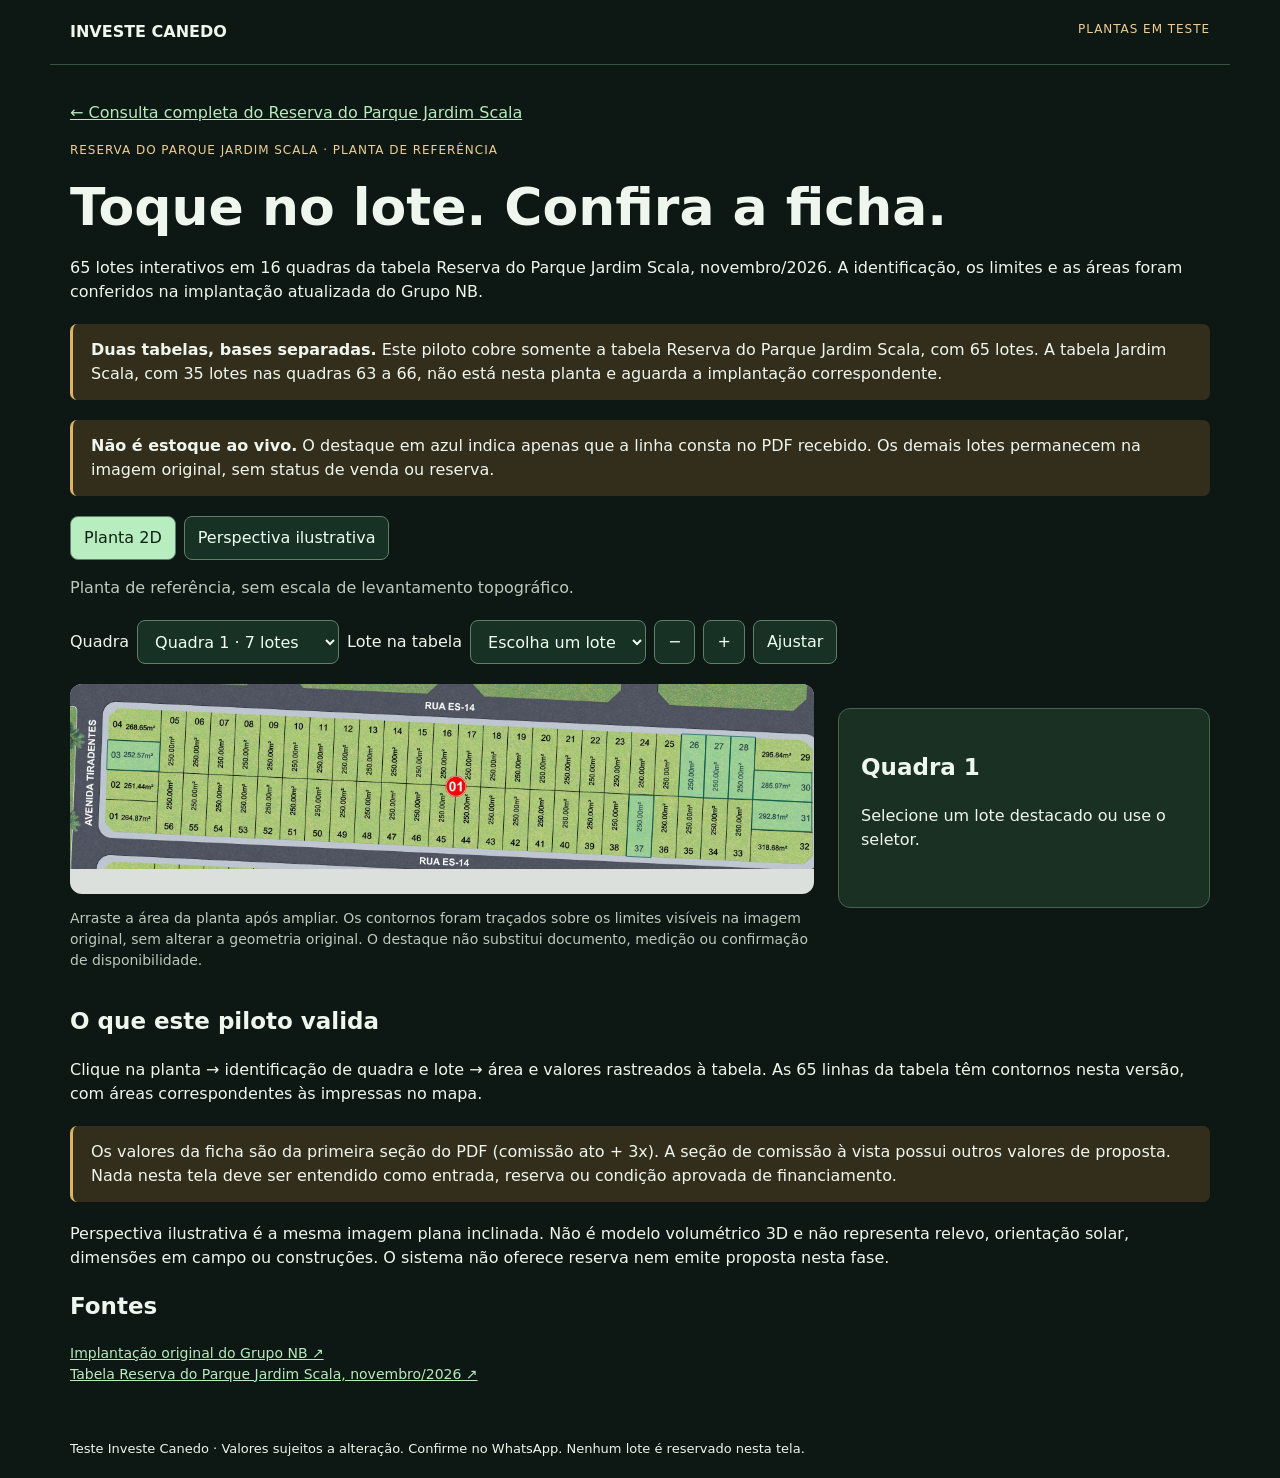
<file: scala-piloto.html>
<!doctype html><html lang="pt-BR"><head><meta charset="utf-8"><meta name="viewport" content="width=device-width,initial-scale=1"><meta name="robots" content="noindex,nofollow"><title>Reserva do Parque Jardim Scala | Plantas em teste | Investe Canedo</title><style>
*{box-sizing:border-box}body{background:#0d1713;color:#eef6ee;margin:0;font:16px/1.5 system-ui,sans-serif}header,main,footer{max-width:1180px;margin:auto;padding:20px}header{display:flex;justify-content:space-between;border-bottom:1px solid #365344;gap:20px}a{color:#b7eabd}.tag{color:#efcf91;letter-spacing:.08em;font-size:12px;text-transform:uppercase}h1{font-size:clamp(30px,5vw,52px);line-height:1.1;margin:20px 0}h2{font-size:23px}button,select{font:inherit;min-height:44px;border:1px solid #5f806b;background:#173225;color:#effff0;border-radius:8px;padding:9px 13px;cursor:pointer}button:focus-visible,polygon:focus-visible,select:focus-visible{outline:3px solid #f9d270;outline-offset:2px}.warn{padding:14px 18px;background:#332e1b;border-left:3px solid #deb363;border-radius:7px;margin:20px 0}.tools{display:flex;flex-wrap:wrap;gap:8px;align-items:center;margin:20px 0}.tools label{display:flex;gap:8px;align-items:center;flex-wrap:wrap}#box{background:#dbe0dc;overflow:auto;border-radius:12px;min-height:210px;max-height:600px;perspective:1400px;touch-action:pan-x pan-y}#plane{width:100%;position:relative;transform-origin:center;transition:transform .2s}#plane img{display:block;width:100%}svg{position:absolute;inset:0;width:100%;height:100%;overflow:visible}polygon{fill:#76ddd54d;stroke:#005948;stroke-width:2;cursor:pointer}polygon:hover,polygon:focus{fill:#f3cd6580;stroke:#322300;stroke-width:4}polygon[aria-pressed=true]{fill:#f1c647a0;stroke:#17130c;stroke-width:4}.perspective #plane{transform:rotateX(28deg) rotateZ(-5deg) scale(.94)}#detail{margin:24px 0;padding:22px;background:#193022;border:1px solid #45644d;border-radius:12px;min-height:200px}#detail strong{font-size:25px}.muted{color:#bccabe}.views{display:flex;gap:8px}button[aria-pressed=true]{background:#b7edbf;color:#0e2215}.cols{display:grid;grid-template-columns:2fr 1fr;gap:24px;align-items:start}.source{font-size:14px}.btn{display:inline-block;padding:10px;background:#214932;border-radius:8px}footer{font-size:13px}#detail p{margin:8px 0}@media(max-width:760px){.cols{grid-template-columns:1fr;gap:4px}header,main,footer{padding:18px}#box{min-height:160px}#detail{margin-top:18px}.tools select{max-width:100%}header{font-size:14px}}</style></head><body><header><strong>INVESTE CANEDO</strong><span class="tag">Plantas em teste</span></header><main><p><a href="nb.html#scala">← Consulta completa do Reserva do Parque Jardim Scala</a></p><div class="tag">Reserva do Parque Jardim Scala · planta de referência</div><h1>Toque no lote. Confira a ficha.</h1><p>65 lotes interativos em 16 quadras da tabela Reserva do Parque Jardim Scala, novembro/2026. A identificação, os limites e as áreas foram conferidos na implantação atualizada do Grupo NB.</p><div class="warn"><b>Duas tabelas, bases separadas.</b> Este piloto cobre somente a tabela Reserva do Parque Jardim Scala, com 65 lotes. A tabela Jardim Scala, com 35 lotes nas quadras 63 a 66, não está nesta planta e aguarda a implantação correspondente.</div><div class="warn"><b>Não é estoque ao vivo.</b> O destaque em azul indica apenas que a linha consta no PDF recebido. Os demais lotes permanecem na imagem original, sem status de venda ou reserva.</div><div class="views"><button id="flat" aria-pressed="true">Planta 2D</button><button id="persp" aria-pressed="false">Perspectiva ilustrativa</button></div><p class="muted" id="viewnote">Planta de referência, sem escala de levantamento topográfico.</p><div class="tools"><label>Quadra <select id="block"></select></label><label>Lote na tabela <select id="lot"></select></label><button id="minus" aria-label="Reduzir planta">−</button><button id="plus" aria-label="Ampliar planta">+</button><button id="reset">Ajustar</button></div><div class="cols"><section><div id="box"><div id="plane"><img src="scala-assets/quadra1.webp" alt="Recorte da implantação original da quadra 1"><svg id="polygons"></svg></div></div><p class="muted source">Arraste a área da planta após ampliar. Os contornos foram traçados sobre os limites visíveis na imagem original, sem alterar a geometria original. O destaque não substitui documento, medição ou confirmação de disponibilidade.</p></section><section id="detail" aria-live="polite"><h2>Selecione um lote</h2><p>Toque na área azul da planta ou escolha no seletor acima.</p></section></div><section><h2>O que este piloto valida</h2><p>Clique na planta → identificação de quadra e lote → área e valores rastreados à tabela. As 65 linhas da tabela têm contornos nesta versão, com áreas correspondentes às impressas no mapa.</p><div class="warn">Os valores da ficha são da primeira seção do PDF (comissão ato + 3x). A seção de comissão à vista possui outros valores de proposta. Nada nesta tela deve ser entendido como entrada, reserva ou condição aprovada de financiamento.</div><p>Perspectiva ilustrativa é a mesma imagem plana inclinada. Não é modelo volumétrico 3D e não representa relevo, orientação solar, dimensões em campo ou construções. O sistema não oferece reserva nem emite proposta nesta fase.</p><h2>Fontes</h2><p class="source"><a href="https://gruponb.com.br/wp-content/uploads/2025/11/mapa-scala-reserva-reduzido.jpg" target="_blank" rel="noopener">Implantação original do Grupo NB ↗</a><br><a href="nb-assets/tabelas/TABELA_RESERVA_DO_PARQUE_JARDIM_SCALA_NOVEMBRO2026.pdf" target="_blank" rel="noopener">Tabela Reserva do Parque Jardim Scala, novembro/2026 ↗</a></p></section></main><footer>Teste Investe Canedo · Valores sujeitos a alteração. Confirme no WhatsApp. Nenhum lote é reservado nesta tela.</footer><script src="scala-piloto.js"></script></body></html>
</file>
<file: interesses-piloto.css>
*{box-sizing:border-box}body{margin:0;background:#0b1512;color:#e9f2ed;font:16px/1.6 system-ui,sans-serif}header{display:flex;justify-content:space-between;gap:18px;padding:18px 5%;border-bottom:1px solid #355346;flex-wrap:wrap}header span{letter-spacing:.13em;font-weight:800}header b{font-size:12px;color:#cfdf9b}main{max-width:1020px;margin:auto;padding:24px 18px}h1{font-size:clamp(30px,5vw,48px);line-height:1.15}h2{line-height:1.3}p{color:#bacdc2}.panel{border:1px solid #355346;border-radius:12px;padding:20px;margin:22px 0;background:#12251c}.actions{display:flex;gap:12px;flex-wrap:wrap}button,.button{font:inherit;font-weight:650;background:#d5ec9d;color:#132015;border:1px solid #d5ec9d;border-radius:8px;padding:12px 16px;cursor:pointer;text-decoration:none;display:inline-block}.secondary{background:transparent;color:#e9f2ed;border-color:#759783}label{display:block;margin:15px 0}select,textarea{display:block;width:100%;font:inherit;padding:12px;background:#09150f;color:#e9f2ed;border:1px solid #759783;border-radius:6px}textarea{min-height:210px;font-size:13px;margin-top:18px}.check{display:flex;align-items:flex-start;gap:10px}.check input{margin-top:7px;min-width:20px;min-height:20px}pre{white-space:pre-wrap;overflow-wrap:anywhere;font-size:13px}#catalog{display:grid;grid-template-columns:repeat(2,minmax(0,1fr));gap:18px}.property{padding:20px;border:1px solid #355346;border-radius:12px;background:#122019}.property h3{font-size:23px;line-height:1.25;margin:12px 0}.property small{overflow-wrap:anywhere;display:block;color:#a4b8aa}.property .type{font-size:13px;color:#d5ec9d}.property button{margin-top:12px}.property p{margin:10px 0}footer{padding:30px 0}summary{cursor:pointer;font-weight:700}button:focus-visible,a:focus-visible,select:focus-visible,input:focus-visible{outline:3px solid white;outline-offset:4px}@media(max-width:600px){#catalog{grid-template-columns:1fr}.panel{padding:16px}.actions>*{width:100%;text-align:center}header{font-size:14px}main{padding:16px}h1{margin-top:18px}}

.property-media{margin:0 0 18px}.property-media img{display:block;width:100%;height:220px;object-fit:contain;background:#0b1512;border-radius:7px}.property-media figcaption{font-size:11px;line-height:1.4;color:#bacdc2;margin-top:6px}.photo-soon{height:220px;display:flex;align-items:center;justify-content:center;background:#182d23;border:1px dashed #759783;border-radius:7px;color:#bacdc2}.property button{max-width:100%;white-space:normal;overflow-wrap:break-word}.property{min-width:0}.property h3{overflow-wrap:break-word}
</file>
